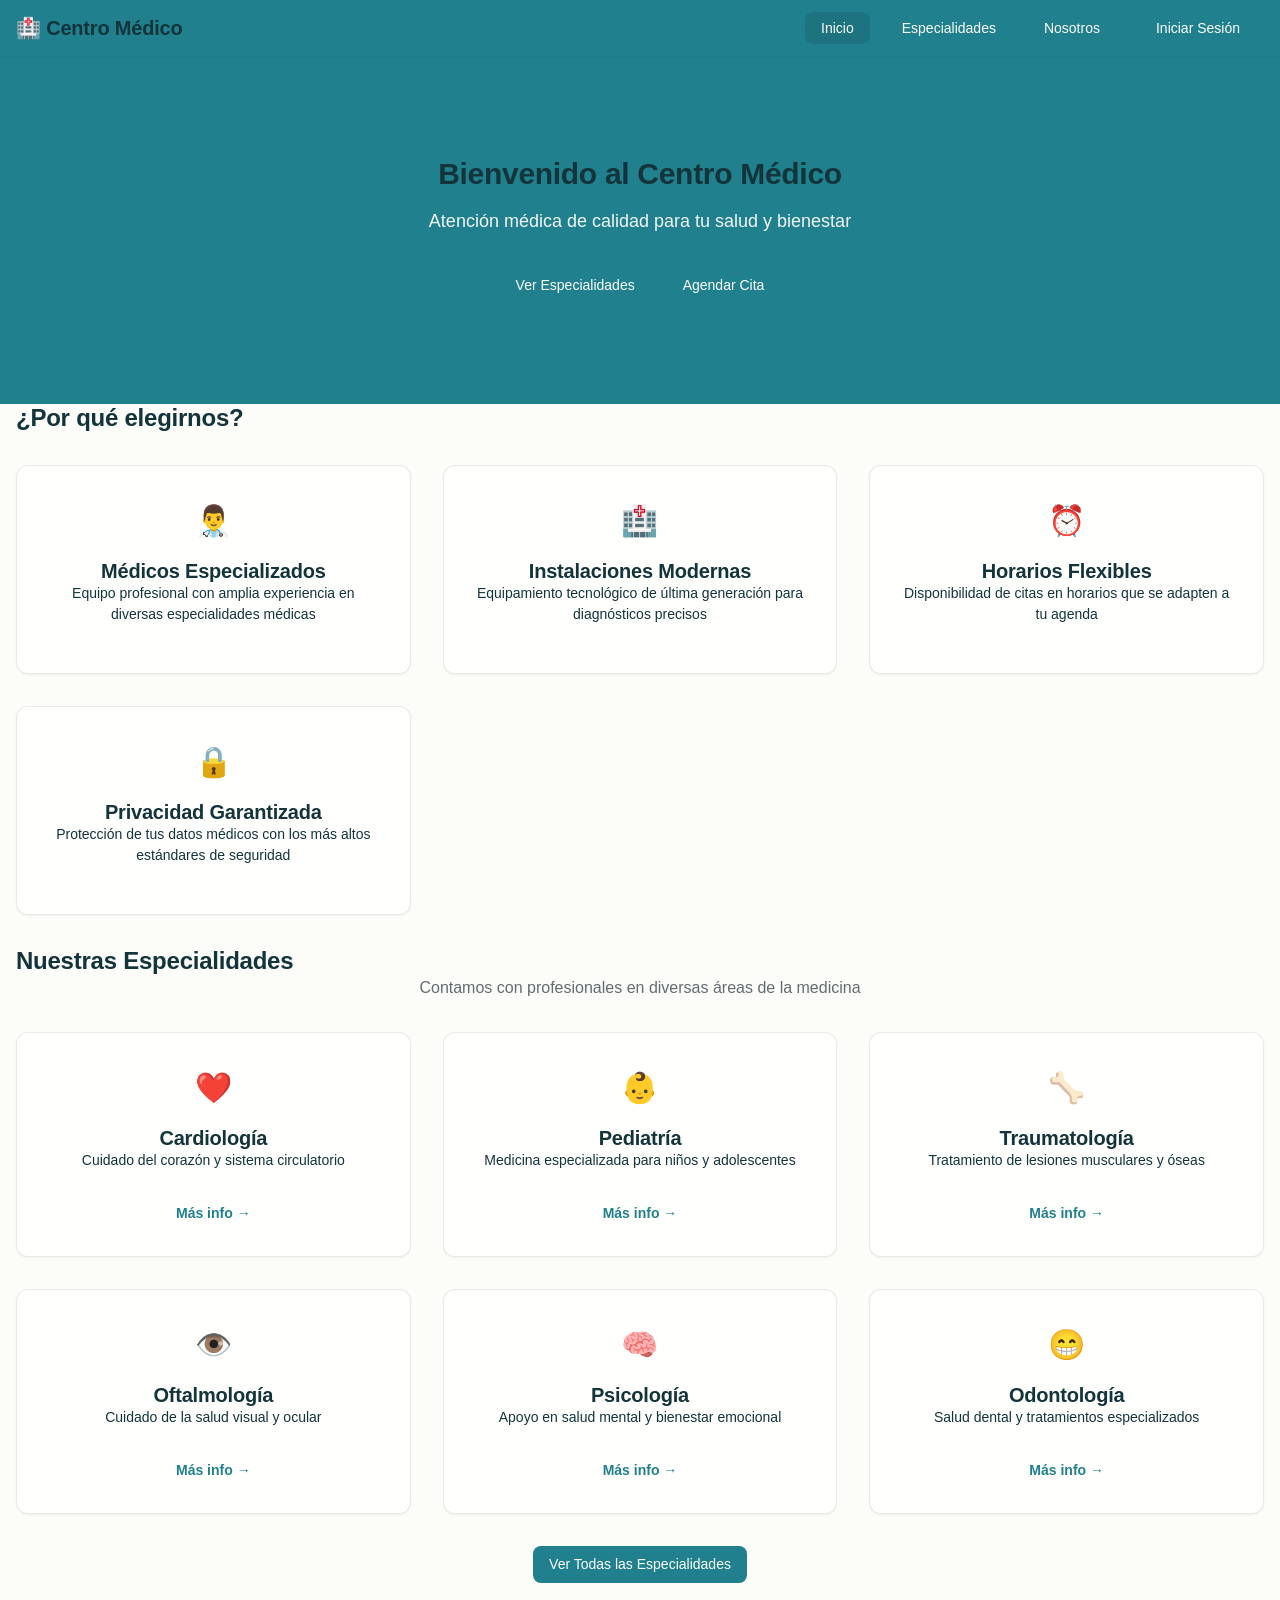
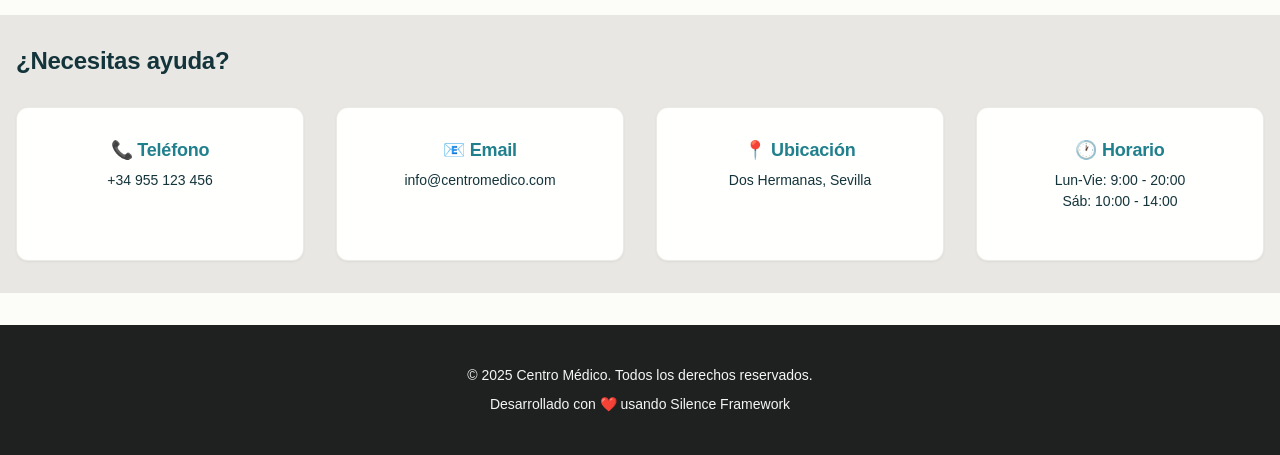
<file: web/index.html>
<!DOCTYPE html>
<html lang="es">
<head>
    <meta charset="UTF-8">
    <meta name="viewport" content="width=device-width, initial-scale=1.0">
    <title>Centro Médico - Inicio</title>
    <link rel="stylesheet" href="css/estilos.css">
    <link rel="stylesheet" href="css/responsive.css">
</head>
<body>
    <!-- NAVEGACIÓN -->
    <nav class="navbar">
        <div class="container navbar-content">
            <div class="logo">
                <h1>🏥 Centro Médico</h1>
            </div>
            <ul class="nav-menu">
                <li><a href="index.html" class="active">Inicio</a></li>
                <li><a href="especialidades.html">Especialidades</a></li>
                <li><a href="nosotros.html">Nosotros</a></li>
                <li><a href="login.html" class="btn-login">Iniciar Sesión</a></li>
            </ul>
        </div>
    </nav>

    <!-- HERO SECTION -->
    <section class="hero">
        <div class="hero-content">
            <h2>Bienvenido al Centro Médico</h2>
            <p>Atención médica de calidad para tu salud y bienestar</p>
            <div class="hero-buttons">
                <a href="#especialidades" class="btn btn-primary">Ver Especialidades</a>
                <a href="login.html" class="btn btn-secondary">Agendar Cita</a>
            </div>
        </div>
    </section>

    <!-- INFORMACIÓN GENERAL -->
    <section class="info-section container">
        <h2>¿Por qué elegirnos?</h2>
        <div class="info-grid">
            <div class="info-card">
                <div class="icon">👨‍⚕️</div>
                <h3>Médicos Especializados</h3>
                <p>Equipo profesional con amplia experiencia en diversas especialidades médicas</p>
            </div>
            <div class="info-card">
                <div class="icon">🏥</div>
                <h3>Instalaciones Modernas</h3>
                <p>Equipamiento tecnológico de última generación para diagnósticos precisos</p>
            </div>
            <div class="info-card">
                <div class="icon">⏰</div>
                <h3>Horarios Flexibles</h3>
                <p>Disponibilidad de citas en horarios que se adapten a tu agenda</p>
            </div>
            <div class="info-card">
                <div class="icon">🔒</div>
                <h3>Privacidad Garantizada</h3>
                <p>Protección de tus datos médicos con los más altos estándares de seguridad</p>
            </div>
        </div>
    </section>

    <!-- ESPECIALIDADES DESTACADAS -->
    <section id="especialidades" class="especialidades-section container">
        <h2>Nuestras Especialidades</h2>
        <p class="section-subtitle">Contamos con profesionales en diversas áreas de la medicina</p>
        <div class="especialidades-grid">
            <div class="especialidad-card">
                <div class="card-icon">❤️</div>
                <h3>Cardiología</h3>
                <p>Cuidado del corazón y sistema circulatorio</p>
                <a href="especialidades.html#cardiologia" class="card-link">Más info →</a>
            </div>
            <div class="especialidad-card">
                <div class="card-icon">👶</div>
                <h3>Pediatría</h3>
                <p>Medicina especializada para niños y adolescentes</p>
                <a href="especialidades.html#pediatria" class="card-link">Más info →</a>
            </div>
            <div class="especialidad-card">
                <div class="card-icon">🦴</div>
                <h3>Traumatología</h3>
                <p>Tratamiento de lesiones musculares y óseas</p>
                <a href="especialidades.html#traumatologia" class="card-link">Más info →</a>
            </div>
            <div class="especialidad-card">
                <div class="card-icon">👁️</div>
                <h3>Oftalmología</h3>
                <p>Cuidado de la salud visual y ocular</p>
                <a href="especialidades.html#oftalmologia" class="card-link">Más info →</a>
            </div>
            <div class="especialidad-card">
                <div class="card-icon">🧠</div>
                <h3>Psicología</h3>
                <p>Apoyo en salud mental y bienestar emocional</p>
                <a href="especialidades.html#psicologia" class="card-link">Más info →</a>
            </div>
            <div class="especialidad-card">
                <div class="card-icon">😁</div>
                <h3>Odontología</h3>
                <p>Salud dental y tratamientos especializados</p>
                <a href="especialidades.html#odontologia" class="card-link">Más info →</a>
            </div>
        </div>
        <div class="center">
            <a href="especialidades.html" class="btn btn-primary">Ver Todas las Especialidades</a>
        </div>
    </section>

    <!-- CONTACTO RÁPIDO -->
    <section class="contact-section">
        <div class="container">
            <h2>¿Necesitas ayuda?</h2>
            <div class="contact-info">
                <div class="contact-item">
                    <h3>📞 Teléfono</h3>
                    <p>+34 955 123 456</p>
                </div>
                <div class="contact-item">
                    <h3>📧 Email</h3>
                    <p>info@centromedico.com</p>
                </div>
                <div class="contact-item">
                    <h3>📍 Ubicación</h3>
                    <p>Dos Hermanas, Sevilla</p>
                </div>
                <div class="contact-item">
                    <h3>🕐 Horario</h3>
                    <p>Lun-Vie: 9:00 - 20:00<br>Sáb: 10:00 - 14:00</p>
                </div>
            </div>
        </div>
    </section>

    <!-- FOOTER -->
    <footer class="footer">
        <div class="container">
            <p>&copy; 2025 Centro Médico. Todos los derechos reservados.</p>
            <p>Desarrollado con ❤️ usando Silence Framework</p>
        </div>
    </footer>

    <script src="js/main.js"></script>
</body>
</html>
</file>
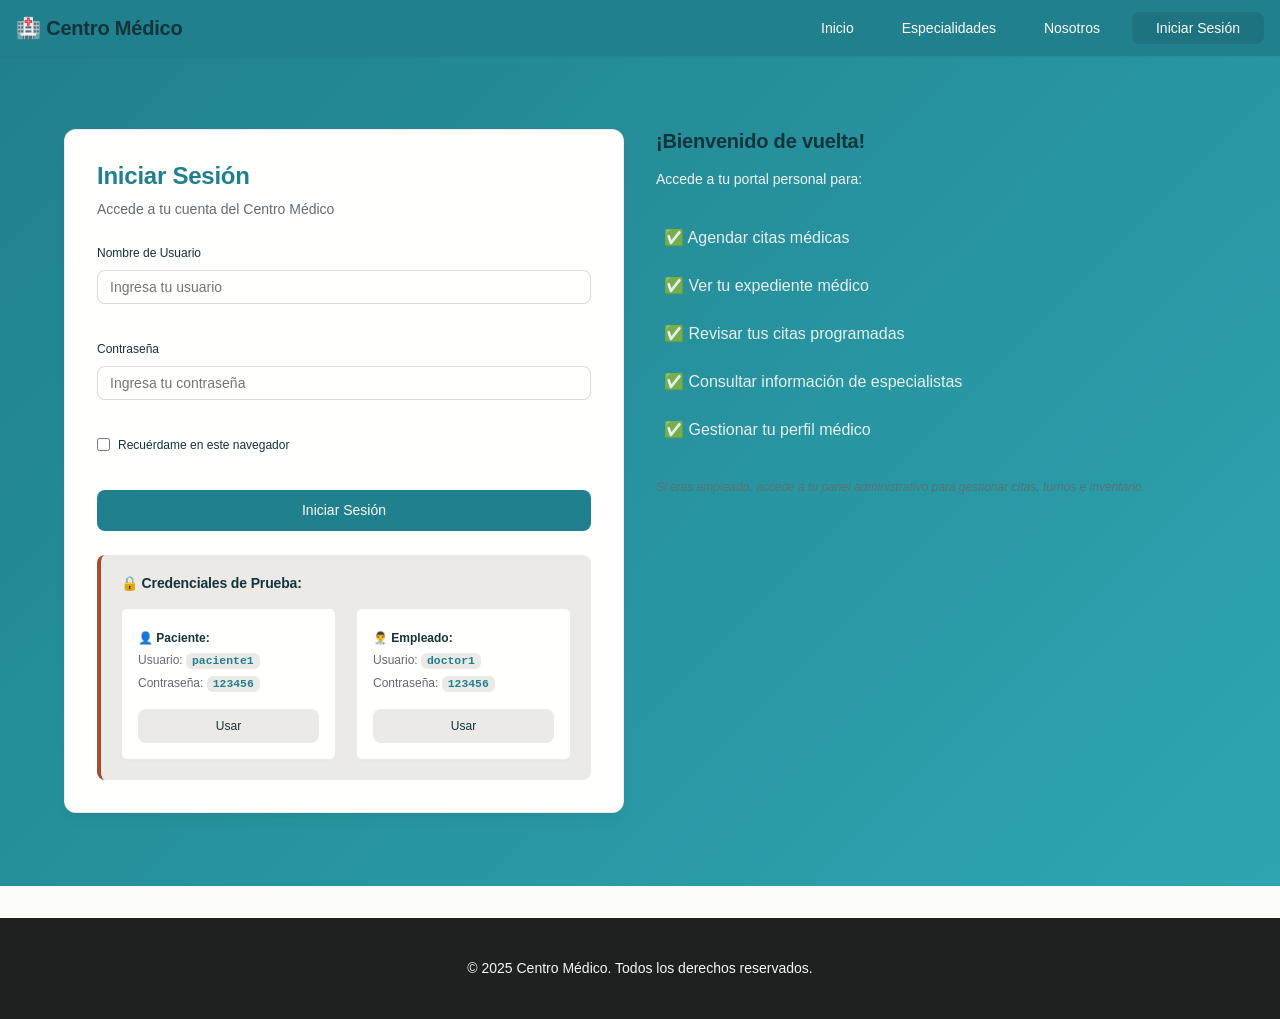
<file: web/login.html>
<!DOCTYPE html>
<html lang="es">
<head>
    <meta charset="UTF-8">
    <meta name="viewport" content="width=device-width, initial-scale=1.0">
    <title>Iniciar Sesión - Centro Médico</title>
    <link rel="stylesheet" href="css/estilos.css">
    <link rel="stylesheet" href="css/login.css">
    <link rel="stylesheet" href="css/responsive.css">
</head>
<body>
    <!-- NAVEGACIÓN -->
    <nav class="navbar">
        <div class="container navbar-content">
            <div class="logo">
                <h1>🏥 Centro Médico</h1>
            </div>
            <ul class="nav-menu">
                <li><a href="index.html">Inicio</a></li>
                <li><a href="especialidades.html">Especialidades</a></li>
                <li><a href="nosotros.html">Nosotros</a></li>
                <li><a href="login.html" class="active btn-login">Iniciar Sesión</a></li>
            </ul>
        </div>
    </nav>

    <!-- LOGIN CONTAINER -->
    <section class="login-section">
        <div class="login-container">
            <div class="login-form-wrapper">
                <h2>Iniciar Sesión</h2>
                <p>Accede a tu cuenta del Centro Médico</p>

                <!-- ALERTAS -->
                <div id="alertaError" class="alert alert-error" style="display: none;"></div>
                <div id="alertaExito" class="alert alert-success" style="display: none;"></div>

                <!-- FORMULARIO LOGIN -->
                <form id="loginForm" class="login-form">
                    <div class="form-group">
                        <label for="nombre_usuario">Nombre de Usuario</label>
                        <input 
                            type="text" 
                            id="nombre_usuario" 
                            name="nombre_usuario" 
                            required
                            placeholder="Ingresa tu usuario"
                            autocomplete="username"
                        >
                    </div>

                    <div class="form-group">
                        <label for="contrasena">Contraseña</label>
                        <input 
                            type="password" 
                            id="contrasena" 
                            name="contrasena" 
                            required
                            placeholder="Ingresa tu contraseña"
                            autocomplete="current-password"
                        >
                    </div>

                    <div class="form-group checkbox">
                        <input type="checkbox" id="recordar" name="recordar">
                        <label for="recordar">Recuérdame en este navegador</label>
                    </div>

                    <button type="submit" class="btn btn-primary btn-block">Iniciar Sesión</button>
                </form>

                <!-- CREDENCIALES DE PRUEBA -->
                <div class="demo-credentials">
                    <h4>🔒 Credenciales de Prueba:</h4>
                    <div class="credentials-grid">
                        <div class="credential-item">
                            <p><strong>👤 Paciente:</strong></p>
                            <p>Usuario: <code>paciente1</code></p>
                            <p>Contraseña: <code>123456</code></p>
                            <button type="button" class="btn btn-secondary btn-sm" onclick="usarCredencialesPaciente()">Usar</button>
                        </div>
                        <div class="credential-item">
                            <p><strong>👨‍⚕️ Empleado:</strong></p>
                            <p>Usuario: <code>doctor1</code></p>
                            <p>Contraseña: <code>123456</code></p>
                            <button type="button" class="btn btn-secondary btn-sm" onclick="usarCredencialesEmpleado()">Usar</button>
                        </div>
                    </div>
                </div>
            </div>

            <!-- INFORMACIÓN LADO DERECHO -->
            <div class="login-info">
                <h3>¡Bienvenido de vuelta!</h3>
                <p>Accede a tu portal personal para:</p>
                <ul class="info-list">
                    <li>✅ Agendar citas médicas</li>
                    <li>✅ Ver tu expediente médico</li>
                    <li>✅ Revisar tus citas programadas</li>
                    <li>✅ Consultar información de especialistas</li>
                    <li>✅ Gestionar tu perfil médico</li>
                </ul>
                <p class="small-text">Si eres empleado, accede a tu panel administrativo para gestionar citas, turnos e inventario.</p>
            </div>
        </div>
    </section>

    <!-- FOOTER -->
    <footer class="footer">
        <div class="container">
            <p>&copy; 2025 Centro Médico. Todos los derechos reservados.</p>
        </div>
    </footer>

    <!-- Scripts -->
    <script src="js/mock-backend.js"></script>
    <script src="js/login.js"></script>
</body>
</html>
</file>
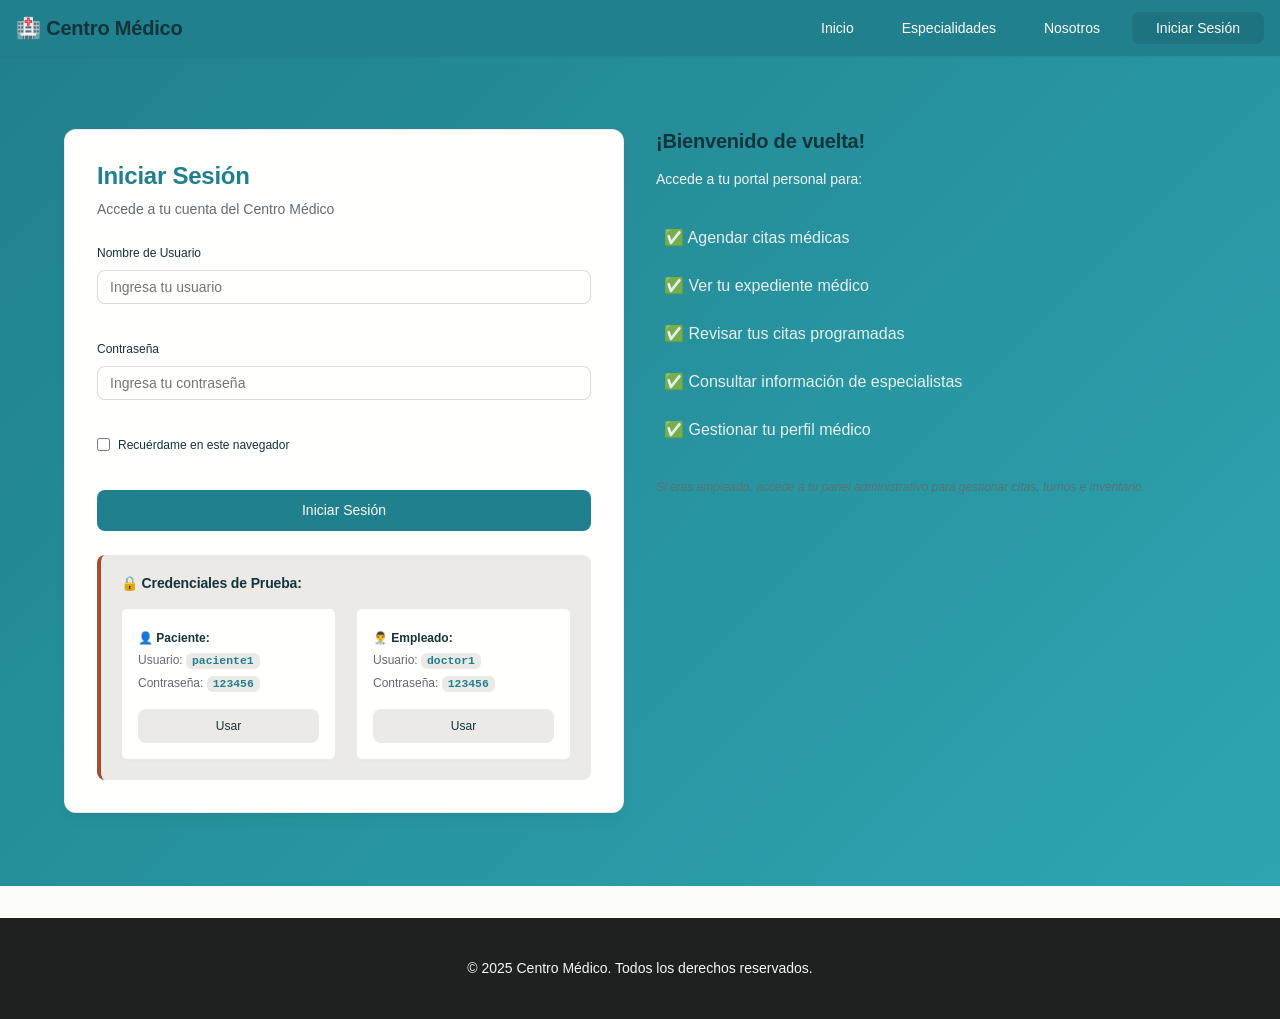
<file: web/paciente/mis-citas.html>
<!DOCTYPE html>
<html lang="es">
<head>
    <meta charset="UTF-8">
    <meta name="viewport" content="width=device-width, initial-scale=1.0">
    <title>Mis Citas - Centro Médico</title>
    <link rel="stylesheet" href="../css/estilos.css">
    <link rel="stylesheet" href="../css/dashboard.css">
    <link rel="stylesheet" href="../css/responsive.css">
</head>
<body>
    <!-- NAVEGACIÓN -->
    <nav class="navbar">
        <div class="container navbar-content">
            <div class="logo">
                <h1>🏥 Centro Médico</h1>
            </div>
            <ul class="nav-menu">
                <li><a href="dashboard.html">Dashboard</a></li>
                <li><a href="mis-citas.html" class="active">Mis Citas</a></li>
                <li><a href="perfil.html">Mi Perfil</a></li>
                <li><a href="#" onclick="cerrarSesion()" class="btn-logout">Cerrar Sesión</a></li>
            </ul>
        </div>
    </nav>

    <!-- MAIN CONTENT -->
    <main class="container dashboard-container">
        <section class="dashboard-header">
            <h1>Mis Citas 📋</h1>
            <p>Historial completo de tus citas médicas</p>
            <a href="pedir-cita.html" class="btn btn-primary">Agendar Nueva Cita</a>
        </section>

        <!-- TABLA DE CITAS -->
        <section class="card">
            <div class="card__header">
                <h3>Tus Citas Programadas</h3>
            </div>
            <div class="card__body">
                <table class="citas-table">
                    <thead>
                        <tr>
                            <th>Fecha</th>
                            <th>Hora</th>
                            <th>Especialidad</th>
                            <th>Médico</th>
                            <th>Estado</th>
                            <th>Acciones</th>
                        </tr>
                    </thead>
                    <tbody id="citasTableBody">
                        <tr>
                            <td>10/01/2026</td>
                            <td>10:00 AM</td>
                            <td>Cardiología</td>
                            <td>Dr. Carlos López</td>
                            <td><span class="badge badge-success">Programada</span></td>
                            <td>
                                <button class="btn btn-sm btn-warning">Reprogramar</button>
                                <button class="btn btn-sm btn-danger">Cancelar</button>
                            </td>
                        </tr>
                        <tr>
                            <td>05/01/2026</td>
                            <td>2:30 PM</td>
                            <td>Neurología</td>
                            <td>Dra. María Rodríguez</td>
                            <td><span class="badge badge-primary">Completada</span></td>
                            <td>
                                <button class="btn btn-sm btn-info">Ver Resultado</button>
                            </td>
                        </tr>
                        <tr>
                            <td>15/12/2025</td>
                            <td>9:00 AM</td>
                            <td>Pediatría</td>
                            <td>Dr. Juan García</td>
                            <td><span class="badge badge-primary">Completada</span></td>
                            <td>
                                <button class="btn btn-sm btn-info">Ver Resultado</button>
                            </td>
                        </tr>
                    </tbody>
                </table>
            </div>
        </section>
    </main>

    <!-- FOOTER -->
    <footer class="footer">
        <div class="container">
            <p>&copy; 2025 Centro Médico. Todos los derechos reservados.</p>
        </div>
    </footer>

    <script src="../js/mock-backend.js"></script>
    <script src="../js/mis-citas.js"></script>
</body>
</html>
</file>
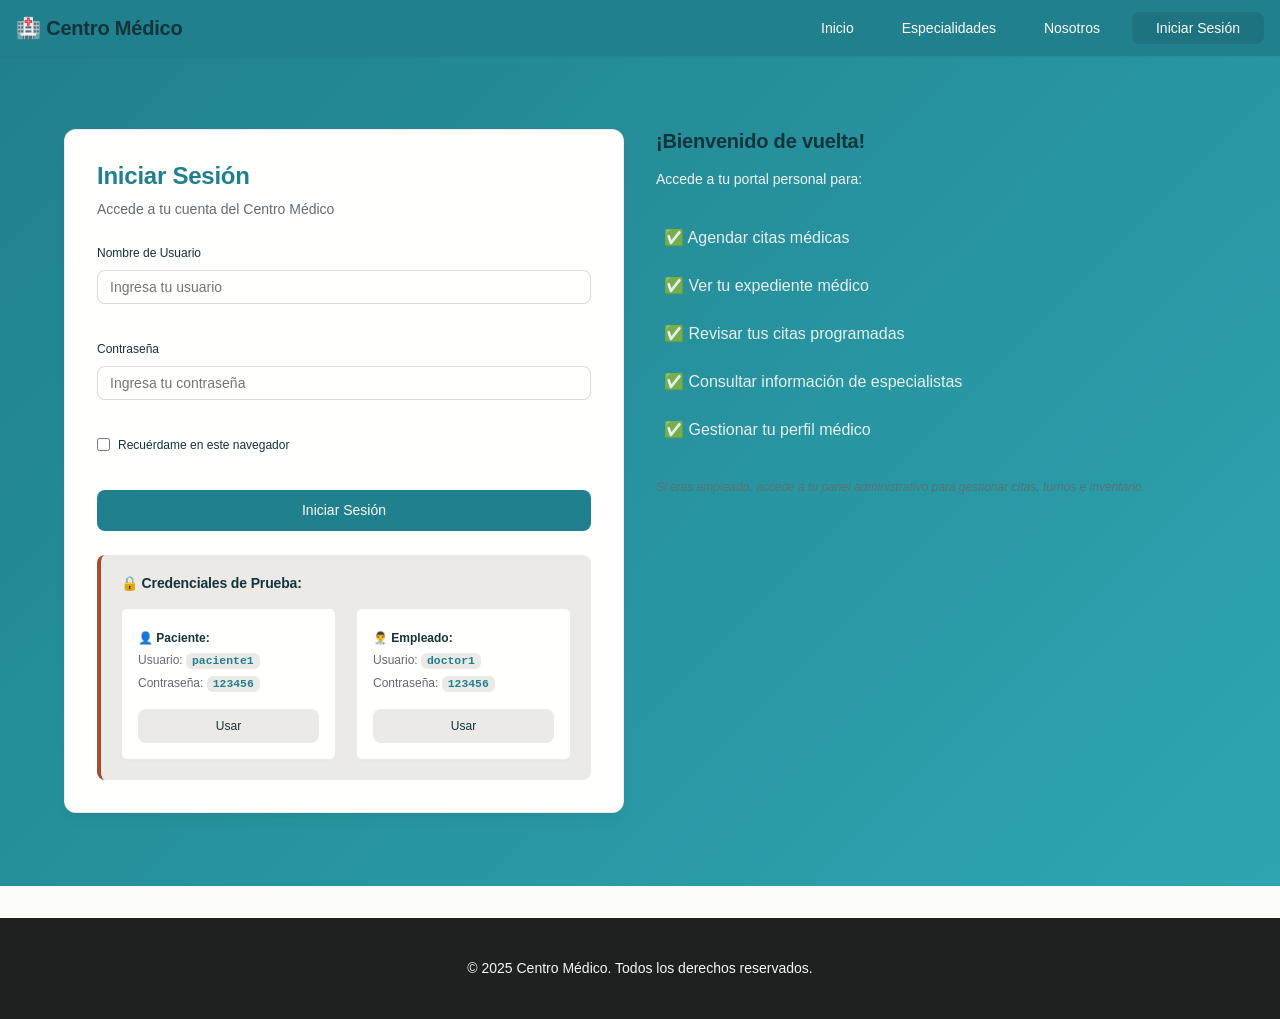
<file: web/paciente/pedir-cita.html>
<!DOCTYPE html>
<html lang="es">
<head>
    <meta charset="UTF-8">
    <meta name="viewport" content="width=device-width, initial-scale=1.0">
    <title>Agendar Cita - Centro Médico</title>
    <link rel="stylesheet" href="../css/estilos.css">
    <link rel="stylesheet" href="../css/dashboard.css">
    <link rel="stylesheet" href="../css/dashboard-styles.css">
    <link rel="stylesheet" href="../css/responsive.css">
</head>
<body>
    <!-- NAVEGACIÓN -->
    <nav class="navbar">
        <div class="container navbar-content">
            <div class="logo">
                <h1>🏥 Centro Médico</h1>
            </div>
            <ul class="nav-menu">
                <li><a href="dashboard.html">Dashboard</a></li>
                <li><a href="mis-citas.html">Mis Citas</a></li>
                <li><a href="perfil.html">Mi Perfil</a></li>
                <li><a href="#" onclick="cerrarSesion()" class="btn-logout">Cerrar Sesión</a></li>
            </ul>
        </div>
    </nav>

    <!-- MAIN CONTENT -->
    <main class="container dashboard-container">
        <section class="dashboard-header">
            <h1>Agendar Nueva Cita 📅</h1>
            <p>Selecciona especialidad, médico y fecha</p>
        </section>

        <!-- FORMULARIO DE CITA -->
        <section class="card">
            <div class="card__header">
                <h3>Formulario de Cita</h3>
            </div>
            <div class="card__body">
                <form id="citaForm" class="form-grid">
                    <!-- ESPECIALIDAD -->
                    <div class="form-group">
                        <label for="especialidad">Especialidad *</label>
                        <select id="especialidad" name="especialidad" required onchange="cargarMedicos()">
                            <option value="">-- Selecciona una especialidad --</option>
                        </select>
                        <small id="especialidadError" style="color: #dc3545; display: none;">Cargando especialidades...</small>
                    </div>

                    <!-- MÉDICO -->
                    <div class="form-group">
                        <label for="medico">Médico *</label>
                        <select id="medico" name="medico" required>
                            <option value="">-- Selecciona un médico --</option>
                        </select>
                        <small id="medicoError" style="color: #dc3545; display: none;">Selecciona una especialidad primero</small>
                    </div>

                    <!-- FECHA -->
                    <div class="form-group">
                        <label for="fecha">Fecha de la Cita *</label>
                        <input type="date" id="fecha" name="fecha" required>
                        <small id="fechaError" style="color: #666; font-size: 0.85rem;">
                            Selecciona una fecha disponible
                        </small>
                    </div>

                    <!-- HORA -->
                    <div class="form-group">
                        <label for="hora">Hora de la Cita *</label>
                        <select id="hora" name="hora" required>
                            <option value="">-- Selecciona una hora --</option>
                            <option value="09:00">09:00 AM</option>
                            <option value="09:30">09:30 AM</option>
                            <option value="10:00">10:00 AM</option>
                            <option value="10:30">10:30 AM</option>
                            <option value="11:00">11:00 AM</option>
                            <option value="11:30">11:30 AM</option>
                            <option value="14:00">02:00 PM</option>
                            <option value="14:30">02:30 PM</option>
                            <option value="15:00">03:00 PM</option>
                            <option value="15:30">03:30 PM</option>
                            <option value="16:00">04:00 PM</option>
                            <option value="16:30">04:30 PM</option>
                            <option value="17:00">05:00 PM</option>
                        </select>
                    </div>

                    <!-- MOTIVO -->
                    <div class="form-group" style="grid-column: 1 / -1;">
                        <label for="motivo">Motivo de la Cita</label>
                        <textarea id="motivo" name="motivo" rows="4" placeholder="Describe tu motivo de consulta..."></textarea>
                    </div>

                    <!-- BOTONES -->
                    <div class="form-actions" style="grid-column: 1 / -1; margin-top: 20px;">
                        <button type="submit" class="btn btn-primary">Agendar Cita</button>
                        <button type="reset" class="btn btn-secondary">Limpiar</button>
                        <a href="dashboard.html" class="btn btn-secondary" style="text-decoration: none; text-align: center;">Cancelar</a>
                    </div>
                </form>
            </div>
        </section>

        <!-- INFORMACIÓN ÚTIL -->
        <section class="card" style="margin-top: 2rem;">
            <div class="card__header">
                <h3>ℹ️ Información Importante</h3>
            </div>
            <div class="card__body">
                <ul style="padding-left: 1.5rem;">
                    <li>Asegúrate de llegar 10 minutos antes de tu cita</li>
                    <li>Trae tu cédula de identidad</li>
                    <li>Si necesitas cancelar, hazlo con 24 horas de anticipación</li>
                    <li>Recibirás un recordatorio por correo electrónico</li>
                </ul>
            </div>
        </section>
    </main>

    <!-- FOOTER -->
    <footer class="footer">
        <div class="container">
            <p>&copy; 2025 Centro Médico. Todos los derechos reservados.</p>
        </div>
    </footer>

    <script src="../js/mock-backend.js"></script>
    <script src="../js/pedir-cita.js"></script>
</body>
</html>
</file>
<file: web/css/estilos.css>
:root {
  /* Primitive Color Tokens */
  --color-white: rgba(255, 255, 255, 1);
  --color-black: rgba(0, 0, 0, 1);
  --color-cream-50: rgba(252, 252, 249, 1);
  --color-cream-100: rgba(255, 255, 253, 1);
  --color-gray-200: rgba(245, 245, 245, 1);
  --color-gray-300: rgba(167, 169, 169, 1);
  --color-gray-400: rgba(119, 124, 124, 1);
  --color-slate-500: rgba(98, 108, 113, 1);
  --color-brown-600: rgba(94, 82, 64, 1);
  --color-charcoal-700: rgba(31, 33, 33, 1);
  --color-charcoal-800: rgba(38, 40, 40, 1);
  --color-slate-900: rgba(19, 52, 59, 1);
  --color-teal-300: rgba(50, 184, 198, 1);
  --color-teal-400: rgba(45, 166, 178, 1);
  --color-teal-500: rgba(33, 128, 141, 1);
  --color-teal-600: rgba(29, 116, 128, 1);
  --color-teal-700: rgba(26, 104, 115, 1);
  --color-teal-800: rgba(41, 150, 161, 1);
  --color-red-400: rgba(255, 84, 89, 1);
  --color-red-500: rgba(192, 21, 47, 1);
  --color-orange-400: rgba(230, 129, 97, 1);
  --color-orange-500: rgba(168, 75, 47, 1);

  /* RGB versions for opacity control */
  --color-brown-600-rgb: 94, 82, 64;
  --color-teal-500-rgb: 33, 128, 141;
  --color-slate-900-rgb: 19, 52, 59;
  --color-slate-500-rgb: 98, 108, 113;
  --color-red-500-rgb: 192, 21, 47;
  --color-red-400-rgb: 255, 84, 89;
  --color-orange-500-rgb: 168, 75, 47;
  --color-orange-400-rgb: 230, 129, 97;

  /* Background color tokens (Light Mode) */
  --color-bg-1: rgba(59, 130, 246, 0.08); /* Light blue */
  --color-bg-2: rgba(245, 158, 11, 0.08); /* Light yellow */
  --color-bg-3: rgba(34, 197, 94, 0.08); /* Light green */
  --color-bg-4: rgba(239, 68, 68, 0.08); /* Light red */
  --color-bg-5: rgba(147, 51, 234, 0.08); /* Light purple */
  --color-bg-6: rgba(249, 115, 22, 0.08); /* Light orange */
  --color-bg-7: rgba(236, 72, 153, 0.08); /* Light pink */
  --color-bg-8: rgba(6, 182, 212, 0.08); /* Light cyan */

  /* Semantic Color Tokens (Light Mode) */
  --color-background: var(--color-cream-50);
  --color-surface: var(--color-cream-100);
  --color-text: var(--color-slate-900);
  --color-text-secondary: var(--color-slate-500);
  --color-primary: var(--color-teal-500);
  --color-primary-hover: var(--color-teal-600);
  --color-primary-active: var(--color-teal-700);
  --color-secondary: rgba(var(--color-brown-600-rgb), 0.12);
  --color-secondary-hover: rgba(var(--color-brown-600-rgb), 0.2);
  --color-secondary-active: rgba(var(--color-brown-600-rgb), 0.25);
  --color-border: rgba(var(--color-brown-600-rgb), 0.2);
  --color-btn-primary-text: var(--color-cream-50);
  --color-card-border: rgba(var(--color-brown-600-rgb), 0.12);
  --color-card-border-inner: rgba(var(--color-brown-600-rgb), 0.12);
  --color-error: var(--color-red-500);
  --color-success: var(--color-teal-500);
  --color-warning: var(--color-orange-500);
  --color-info: var(--color-slate-500);
  --color-focus-ring: rgba(var(--color-teal-500-rgb), 0.4);
  --color-select-caret: rgba(var(--color-slate-900-rgb), 0.8);

  /* Common style patterns */
  --focus-ring: 0 0 0 3px var(--color-focus-ring);
  --focus-outline: 2px solid var(--color-primary);
  --status-bg-opacity: 0.15;
  --status-border-opacity: 0.25;
  --select-caret-light: url("data:image/svg+xml,%3Csvg xmlns='http://www.w3.org/2000/svg' width='16' height='16' viewBox='0 0 24 24' fill='none' stroke='%23134252' stroke-width='2' stroke-linecap='round' stroke-linejoin='round'%3E%3Cpolyline points='6 9 12 15 18 9'%3E%3C/polyline%3E%3C/svg%3E");
  --select-caret-dark: url("data:image/svg+xml,%3Csvg xmlns='http://www.w3.org/2000/svg' width='16' height='16' viewBox='0 0 24 24' fill='none' stroke='%23f5f5f5' stroke-width='2' stroke-linecap='round' stroke-linejoin='round'%3E%3Cpolyline points='6 9 12 15 18 9'%3E%3C/polyline%3E%3C/svg%3E");

  /* RGB versions for opacity control */
  --color-success-rgb: 33, 128, 141;
  --color-error-rgb: 192, 21, 47;
  --color-warning-rgb: 168, 75, 47;
  --color-info-rgb: 98, 108, 113;

  /* Typography */
  --font-family-base: "FKGroteskNeue", "Geist", "Inter", -apple-system,
    BlinkMacSystemFont, "Segoe UI", Roboto, sans-serif;
  --font-family-mono: "Berkeley Mono", ui-monospace, SFMono-Regular, Menlo,
    Monaco, Consolas, monospace;
  --font-size-xs: 11px;
  --font-size-sm: 12px;
  --font-size-base: 14px;
  --font-size-md: 14px;
  --font-size-lg: 16px;
  --font-size-xl: 18px;
  --font-size-2xl: 20px;
  --font-size-3xl: 24px;
  --font-size-4xl: 30px;
  --font-weight-normal: 400;
  --font-weight-medium: 500;
  --font-weight-semibold: 550;
  --font-weight-bold: 600;
  --line-height-tight: 1.2;
  --line-height-normal: 1.5;
  --letter-spacing-tight: -0.01em;

  /* Spacing */
  --space-0: 0;
  --space-1: 1px;
  --space-2: 2px;
  --space-4: 4px;
  --space-6: 6px;
  --space-8: 8px;
  --space-10: 10px;
  --space-12: 12px;
  --space-16: 16px;
  --space-20: 20px;
  --space-24: 24px;
  --space-32: 32px;

  /* Border Radius */
  --radius-sm: 6px;
  --radius-base: 8px;
  --radius-md: 10px;
  --radius-lg: 12px;
  --radius-full: 9999px;

  /* Shadows */
  --shadow-xs: 0 1px 2px rgba(0, 0, 0, 0.02);
  --shadow-sm: 0 1px 3px rgba(0, 0, 0, 0.04), 0 1px 2px rgba(0, 0, 0, 0.02);
  --shadow-md: 0 4px 6px -1px rgba(0, 0, 0, 0.04),
    0 2px 4px -1px rgba(0, 0, 0, 0.02);
  --shadow-lg: 0 10px 15px -3px rgba(0, 0, 0, 0.04),
    0 4px 6px -2px rgba(0, 0, 0, 0.02);
  --shadow-inset-sm: inset 0 1px 0 rgba(255, 255, 255, 0.15),
    inset 0 -1px 0 rgba(0, 0, 0, 0.03);

  /* Animation */
  --duration-fast: 150ms;
  --duration-normal: 250ms;
  --ease-standard: cubic-bezier(0.16, 1, 0.3, 1);

  /* Layout */
  --container-sm: 640px;
  --container-md: 768px;
  --container-lg: 1024px;
  --container-xl: 1280px;
}

/* Dark mode colors */
@media (prefers-color-scheme: dark) {
  :root {
    /* RGB versions for opacity control (Dark Mode) */
    --color-gray-400-rgb: 119, 124, 124;
    --color-teal-300-rgb: 50, 184, 198;
    --color-gray-300-rgb: 167, 169, 169;
    --color-gray-200-rgb: 245, 245, 245;

    /* Background color tokens (Dark Mode) */
    --color-bg-1: rgba(29, 78, 216, 0.15); /* Dark blue */
    --color-bg-2: rgba(180, 83, 9, 0.15); /* Dark yellow */
    --color-bg-3: rgba(21, 128, 61, 0.15); /* Dark green */
    --color-bg-4: rgba(185, 28, 28, 0.15); /* Dark red */
    --color-bg-5: rgba(107, 33, 168, 0.15); /* Dark purple */
    --color-bg-6: rgba(194, 65, 12, 0.15); /* Dark orange */
    --color-bg-7: rgba(190, 24, 93, 0.15); /* Dark pink */
    --color-bg-8: rgba(8, 145, 178, 0.15); /* Dark cyan */

    /* Semantic Color Tokens (Dark Mode) */
    --color-background: var(--color-charcoal-700);
    --color-surface: var(--color-charcoal-800);
    --color-text: var(--color-gray-200);
    --color-text-secondary: rgba(var(--color-gray-300-rgb), 0.7);
    --color-primary: var(--color-teal-300);
    --color-primary-hover: var(--color-teal-400);
    --color-primary-active: var(--color-teal-800);
    --color-secondary: rgba(var(--color-gray-400-rgb), 0.15);
    --color-secondary-hover: rgba(var(--color-gray-400-rgb), 0.25);
    --color-secondary-active: rgba(var(--color-gray-400-rgb), 0.3);
    --color-border: rgba(var(--color-gray-400-rgb), 0.3);
    --color-error: var(--color-red-400);
    --color-success: var(--color-teal-300);
    --color-warning: var(--color-orange-400);
    --color-info: var(--color-gray-300);
    --color-focus-ring: rgba(var(--color-teal-300-rgb), 0.4);
    --color-btn-primary-text: var(--color-slate-900);
    --color-card-border: rgba(var(--color-gray-400-rgb), 0.2);
    --color-card-border-inner: rgba(var(--color-gray-400-rgb), 0.15);
    --shadow-inset-sm: inset 0 1px 0 rgba(255, 255, 255, 0.1),
      inset 0 -1px 0 rgba(0, 0, 0, 0.15);
    --button-border-secondary: rgba(var(--color-gray-400-rgb), 0.2);
    --color-border-secondary: rgba(var(--color-gray-400-rgb), 0.2);
    --color-select-caret: rgba(var(--color-gray-200-rgb), 0.8);

    /* Common style patterns - updated for dark mode */
    --focus-ring: 0 0 0 3px var(--color-focus-ring);
    --focus-outline: 2px solid var(--color-primary);
    --status-bg-opacity: 0.15;
    --status-border-opacity: 0.25;
    --select-caret-light: url("data:image/svg+xml,%3Csvg xmlns='http://www.w3.org/2000/svg' width='16' height='16' viewBox='0 0 24 24' fill='none' stroke='%23134252' stroke-width='2' stroke-linecap='round' stroke-linejoin='round'%3E%3Cpolyline points='6 9 12 15 18 9'%3E%3C/polyline%3E%3C/svg%3E");
    --select-caret-dark: url("data:image/svg+xml,%3Csvg xmlns='http://www.w3.org/2000/svg' width='16' height='16' viewBox='0 0 24 24' fill='none' stroke='%23f5f5f5' stroke-width='2' stroke-linecap='round' stroke-linejoin='round'%3E%3Cpolyline points='6 9 12 15 18 9'%3E%3C/polyline%3E%3C/svg%3E");

    /* RGB versions for dark mode */
    --color-success-rgb: var(--color-teal-300-rgb);
    --color-error-rgb: var(--color-red-400-rgb);
    --color-warning-rgb: var(--color-orange-400-rgb);
    --color-info-rgb: var(--color-gray-300-rgb);
  }
}

/* Data attribute for manual theme switching */
[data-color-scheme="dark"] {
  /* RGB versions for opacity control (dark mode) */
  --color-gray-400-rgb: 119, 124, 124;
  --color-teal-300-rgb: 50, 184, 198;
  --color-gray-300-rgb: 167, 169, 169;
  --color-gray-200-rgb: 245, 245, 245;

  /* Colorful background palette - Dark Mode */
  --color-bg-1: rgba(29, 78, 216, 0.15); /* Dark blue */
  --color-bg-2: rgba(180, 83, 9, 0.15); /* Dark yellow */
  --color-bg-3: rgba(21, 128, 61, 0.15); /* Dark green */
  --color-bg-4: rgba(185, 28, 28, 0.15); /* Dark red */
  --color-bg-5: rgba(107, 33, 168, 0.15); /* Dark purple */
  --color-bg-6: rgba(194, 65, 12, 0.15); /* Dark orange */
  --color-bg-7: rgba(190, 24, 93, 0.15); /* Dark pink */
  --color-bg-8: rgba(8, 145, 178, 0.15); /* Dark cyan */

  /* Semantic Color Tokens (Dark Mode) */
  --color-background: var(--color-charcoal-700);
  --color-surface: var(--color-charcoal-800);
  --color-text: var(--color-gray-200);
  --color-text-secondary: rgba(var(--color-gray-300-rgb), 0.7);
  --color-primary: var(--color-teal-300);
  --color-primary-hover: var(--color-teal-400);
  --color-primary-active: var(--color-teal-800);
  --color-secondary: rgba(var(--color-gray-400-rgb), 0.15);
  --color-secondary-hover: rgba(var(--color-gray-400-rgb), 0.25);
  --color-secondary-active: rgba(var(--color-gray-400-rgb), 0.3);
  --color-border: rgba(var(--color-gray-400-rgb), 0.3);
  --color-error: var(--color-red-400);
  --color-success: var(--color-teal-300);
  --color-warning: var(--color-orange-400);
  --color-info: var(--color-gray-300);
  --color-focus-ring: rgba(var(--color-teal-300-rgb), 0.4);
  --color-btn-primary-text: var(--color-slate-900);
  --color-card-border: rgba(var(--color-gray-400-rgb), 0.15);
  --color-card-border-inner: rgba(var(--color-gray-400-rgb), 0.15);
  --shadow-inset-sm: inset 0 1px 0 rgba(255, 255, 255, 0.1),
    inset 0 -1px 0 rgba(0, 0, 0, 0.15);
  --color-border-secondary: rgba(var(--color-gray-400-rgb), 0.2);
  --color-select-caret: rgba(var(--color-gray-200-rgb), 0.8);

  /* Common style patterns - updated for dark mode */
  --focus-ring: 0 0 0 3px var(--color-focus-ring);
  --focus-outline: 2px solid var(--color-primary);
  --status-bg-opacity: 0.15;
  --status-border-opacity: 0.25;
  --select-caret-light: url("data:image/svg+xml,%3Csvg xmlns='http://www.w3.org/2000/svg' width='16' height='16' viewBox='0 0 24 24' fill='none' stroke='%23134252' stroke-width='2' stroke-linecap='round' stroke-linejoin='round'%3E%3Cpolyline points='6 9 12 15 18 9'%3E%3C/polyline%3E%3C/svg%3E");
  --select-caret-dark: url("data:image/svg+xml,%3Csvg xmlns='http://www.w3.org/2000/svg' width='16' height='16' viewBox='0 0 24 24' fill='none' stroke='%23f5f5f5' stroke-width='2' stroke-linecap='round' stroke-linejoin='round'%3E%3Cpolyline points='6 9 12 15 18 9'%3E%3C/polyline%3E%3C/svg%3E");

  /* RGB versions for dark mode */
  --color-success-rgb: var(--color-teal-300-rgb);
  --color-error-rgb: var(--color-red-400-rgb);
  --color-warning-rgb: var(--color-orange-400-rgb);
  --color-info-rgb: var(--color-gray-300-rgb);
}

[data-color-scheme="light"] {
  /* RGB versions for opacity control (light mode) */
  --color-brown-600-rgb: 94, 82, 64;
  --color-teal-500-rgb: 33, 128, 141;
  --color-slate-900-rgb: 19, 52, 59;

  /* Semantic Color Tokens (Light Mode) */
  --color-background: var(--color-cream-50);
  --color-surface: var(--color-cream-100);
  --color-text: var(--color-slate-900);
  --color-text-secondary: var(--color-slate-500);
  --color-primary: var(--color-teal-500);
  --color-primary-hover: var(--color-teal-600);
  --color-primary-active: var(--color-teal-700);
  --color-secondary: rgba(var(--color-brown-600-rgb), 0.12);
  --color-secondary-hover: rgba(var(--color-brown-600-rgb), 0.2);
  --color-secondary-active: rgba(var(--color-brown-600-rgb), 0.25);
  --color-border: rgba(var(--color-brown-600-rgb), 0.2);
  --color-btn-primary-text: var(--color-cream-50);
  --color-card-border: rgba(var(--color-brown-600-rgb), 0.12);
  --color-card-border-inner: rgba(var(--color-brown-600-rgb), 0.12);
  --color-error: var(--color-red-500);
  --color-success: var(--color-teal-500);
  --color-warning: var(--color-orange-500);
  --color-info: var(--color-slate-500);
  --color-focus-ring: rgba(var(--color-teal-500-rgb), 0.4);

  /* RGB versions for light mode */
  --color-success-rgb: var(--color-teal-500-rgb);
  --color-error-rgb: var(--color-red-500-rgb);
  --color-warning-rgb: var(--color-orange-500-rgb);
  --color-info-rgb: var(--color-slate-500-rgb);
}

/* Base styles */
html {
  font-size: var(--font-size-base);
  font-family: var(--font-family-base);
  line-height: var(--line-height-normal);
  color: var(--color-text);
  background-color: var(--color-background);
  -webkit-font-smoothing: antialiased;
  box-sizing: border-box;
}

body {
  margin: 0;
  padding: 0;
}

*,
*::before,
*::after {
  box-sizing: inherit;
}

/* Typography */
h1,
h2,
h3,
h4,
h5,
h6 {
  margin: 0;
  font-weight: var(--font-weight-semibold);
  line-height: var(--line-height-tight);
  color: var(--color-text);
  letter-spacing: var(--letter-spacing-tight);
}

h1 {
  font-size: var(--font-size-4xl);
}
h2 {
  font-size: var(--font-size-3xl);
}
h3 {
  font-size: var(--font-size-2xl);
}
h4 {
  font-size: var(--font-size-xl);
}
h5 {
  font-size: var(--font-size-lg);
}
h6 {
  font-size: var(--font-size-md);
}

p {
  margin: 0 0 var(--space-16) 0;
}

a {
  color: var(--color-primary);
  text-decoration: none;
  transition: color var(--duration-fast) var(--ease-standard);
}

a:hover {
  color: var(--color-primary-hover);
}

code,
pre {
  font-family: var(--font-family-mono);
  font-size: calc(var(--font-size-base) * 0.95);
  background-color: var(--color-secondary);
  border-radius: var(--radius-sm);
}

code {
  padding: var(--space-1) var(--space-4);
}

pre {
  padding: var(--space-16);
  margin: var(--space-16) 0;
  overflow: auto;
  border: 1px solid var(--color-border);
}

pre code {
  background: none;
  padding: 0;
}

/* Buttons */
.btn {
  display: inline-flex;
  align-items: center;
  justify-content: center;
  padding: var(--space-8) var(--space-16);
  border-radius: var(--radius-base);
  font-size: var(--font-size-base);
  font-weight: 500;
  line-height: 1.5;
  cursor: pointer;
  transition: all var(--duration-normal) var(--ease-standard);
  border: none;
  text-decoration: none;
  position: relative;
}

.btn:focus-visible {
  outline: none;
  box-shadow: var(--focus-ring);
}

.btn--primary {
  background: var(--color-primary);
  color: var(--color-btn-primary-text);
}

.btn--primary:hover {
  background: var(--color-primary-hover);
}

.btn--primary:active {
  background: var(--color-primary-active);
}

.btn--secondary {
  background: var(--color-secondary);
  color: var(--color-text);
}

.btn--secondary:hover {
  background: var(--color-secondary-hover);
}

.btn--secondary:active {
  background: var(--color-secondary-active);
}

.btn--outline {
  background: transparent;
  border: 1px solid var(--color-border);
  color: var(--color-text);
}

.btn--outline:hover {
  background: var(--color-secondary);
}

.btn--sm {
  padding: var(--space-4) var(--space-12);
  font-size: var(--font-size-sm);
  border-radius: var(--radius-sm);
}

.btn--lg {
  padding: var(--space-10) var(--space-20);
  font-size: var(--font-size-lg);
  border-radius: var(--radius-md);
}

.btn--full-width {
  width: 100%;
}

.btn:disabled {
  opacity: 0.5;
  cursor: not-allowed;
}

/* Form elements */
.form-control {
  display: block;
  width: 100%;
  padding: var(--space-8) var(--space-12);
  font-size: var(--font-size-md);
  line-height: 1.5;
  color: var(--color-text);
  background-color: var(--color-surface);
  border: 1px solid var(--color-border);
  border-radius: var(--radius-base);
  transition: border-color var(--duration-fast) var(--ease-standard),
    box-shadow var(--duration-fast) var(--ease-standard);
}

textarea.form-control {
  font-family: var(--font-family-base);
  font-size: var(--font-size-base);
}

select.form-control {
  padding: var(--space-8) var(--space-12);
  -webkit-appearance: none;
  -moz-appearance: none;
  appearance: none;
  background-image: var(--select-caret-light);
  background-repeat: no-repeat;
  background-position: right var(--space-12) center;
  background-size: 16px;
  padding-right: var(--space-32);
}

/* Add a dark mode specific caret */
@media (prefers-color-scheme: dark) {
  select.form-control {
    background-image: var(--select-caret-dark);
  }
}

/* Also handle data-color-scheme */
[data-color-scheme="dark"] select.form-control {
  background-image: var(--select-caret-dark);
}

[data-color-scheme="light"] select.form-control {
  background-image: var(--select-caret-light);
}

.form-control:focus {
  border-color: var(--color-primary);
  outline: var(--focus-outline);
}

.form-label {
  display: block;
  margin-bottom: var(--space-8);
  font-weight: var(--font-weight-medium);
  font-size: var(--font-size-sm);
}

.form-group {
  margin-bottom: var(--space-16);
}

/* Card component */
.card {
  background-color: var(--color-surface);
  border-radius: var(--radius-lg);
  border: 1px solid var(--color-card-border);
  box-shadow: var(--shadow-sm);
  overflow: hidden;
  transition: box-shadow var(--duration-normal) var(--ease-standard);
}

.card:hover {
  box-shadow: var(--shadow-md);
}

.card__body {
  padding: var(--space-16);
}

.card__header,
.card__footer {
  padding: var(--space-16);
  border-bottom: 1px solid var(--color-card-border-inner);
}

/* Status indicators - simplified with CSS variables */
.status {
  display: inline-flex;
  align-items: center;
  padding: var(--space-6) var(--space-12);
  border-radius: var(--radius-full);
  font-weight: var(--font-weight-medium);
  font-size: var(--font-size-sm);
}

.status--success {
  background-color: rgba(
    var(--color-success-rgb, 33, 128, 141),
    var(--status-bg-opacity)
  );
  color: var(--color-success);
  border: 1px solid
    rgba(var(--color-success-rgb, 33, 128, 141), var(--status-border-opacity));
}

.status--error {
  background-color: rgba(
    var(--color-error-rgb, 192, 21, 47),
    var(--status-bg-opacity)
  );
  color: var(--color-error);
  border: 1px solid
    rgba(var(--color-error-rgb, 192, 21, 47), var(--status-border-opacity));
}

.status--warning {
  background-color: rgba(
    var(--color-warning-rgb, 168, 75, 47),
    var(--status-bg-opacity)
  );
  color: var(--color-warning);
  border: 1px solid
    rgba(var(--color-warning-rgb, 168, 75, 47), var(--status-border-opacity));
}

.status--info {
  background-color: rgba(
    var(--color-info-rgb, 98, 108, 113),
    var(--status-bg-opacity)
  );
  color: var(--color-info);
  border: 1px solid
    rgba(var(--color-info-rgb, 98, 108, 113), var(--status-border-opacity));
}

/* Container layout */
.container {
  width: 100%;
  margin-right: auto;
  margin-left: auto;
  padding-right: var(--space-16);
  padding-left: var(--space-16);
}

@media (min-width: 640px) {
  .container {
    max-width: var(--container-sm);
  }
}
@media (min-width: 768px) {
  .container {
    max-width: var(--container-md);
  }
}
@media (min-width: 1024px) {
  .container {
    max-width: var(--container-lg);
  }
}
@media (min-width: 1280px) {
  .container {
    max-width: var(--container-xl);
  }
}

/* Utility classes */
.flex {
  display: flex;
}
.flex-col {
  flex-direction: column;
}
.items-center {
  align-items: center;
}
.justify-center {
  justify-content: center;
}
.justify-between {
  justify-content: space-between;
}
.gap-4 {
  gap: var(--space-4);
}
.gap-8 {
  gap: var(--space-8);
}
.gap-16 {
  gap: var(--space-16);
}

.m-0 {
  margin: 0;
}
.mt-8 {
  margin-top: var(--space-8);
}
.mb-8 {
  margin-bottom: var(--space-8);
}
.mx-8 {
  margin-left: var(--space-8);
  margin-right: var(--space-8);
}
.my-8 {
  margin-top: var(--space-8);
  margin-bottom: var(--space-8);
}

.p-0 {
  padding: 0;
}
.py-8 {
  padding-top: var(--space-8);
  padding-bottom: var(--space-8);
}
.px-8 {
  padding-left: var(--space-8);
  padding-right: var(--space-8);
}
.py-16 {
  padding-top: var(--space-16);
  padding-bottom: var(--space-16);
}
.px-16 {
  padding-left: var(--space-16);
  padding-right: var(--space-16);
}

.block {
  display: block;
}
.hidden {
  display: none;
}

/* Accessibility */
.sr-only {
  position: absolute;
  width: 1px;
  height: 1px;
  padding: 0;
  margin: -1px;
  overflow: hidden;
  clip: rect(0, 0, 0, 0);
  white-space: nowrap;
  border-width: 0;
}

:focus-visible {
  outline: var(--focus-outline);
  outline-offset: 2px;
}

/* Dark mode specifics */
[data-color-scheme="dark"] .btn--outline {
  border: 1px solid var(--color-border-secondary);
}

@font-face {
  font-family: 'FKGroteskNeue';
  src: url('https://r2cdn.perplexity.ai/fonts/FKGroteskNeue.woff2')
    format('woff2');
}

/* END PERPLEXITY DESIGN SYSTEM */
/* ================================================
   ESTILOS GENERALES Y VARIABLES
   ================================================ */

:root {
    --primary-color: var(--color-primary);
    --secondary-color: var(--color-success);
    --warning-color: var(--color-warning);
    --danger-color: var(--color-error);
    --info-color: var(--color-info);
    --light-bg: var(--color-secondary);
    --dark-text: var(--color-text);
    --border-color: var(--color-border);
    --shadow: var(--shadow-sm);
    --shadow-lg: var(--shadow-lg);
    --transition: all var(--duration-normal) var(--ease-standard);
}

* {
    margin: 0;
    padding: 0;
    box-sizing: border-box;
}

html {
    scroll-behavior: smooth;
    font-size: var(--font-size-base);
    font-family: var(--font-family-base);
    line-height: var(--line-height-normal);
    color: var(--color-text);
    background-color: var(--color-background);
    -webkit-font-smoothing: antialiased;
}

body {
    font-family: var(--font-family-base);
    line-height: var(--line-height-normal);
    color: var(--color-text);
    background-color: var(--color-background);
}

/* Container */
.container {
    max-width: var(--container-xl);
    margin: 0 auto;
    padding: 0 var(--space-20);
}

@media (max-width: 480px) {
    .container {
        padding: 0 var(--space-16);
    }
}

/* ================================================
   NAVEGACIÓN
   ================================================ */

.navbar {
    background: var(--color-primary);
    color: var(--color-btn-primary-text);
    padding: var(--space-16) 0;
    position: sticky;
    top: 0;
    z-index: 1000;
    box-shadow: var(--shadow-sm);
}

.navbar-content {
    display: flex;
    justify-content: space-between;
    align-items: center;
}

@media (max-width: 480px) {
    .navbar-content {
        flex-direction: column;
        gap: var(--space-12);
    }
}

.logo h1 {
    font-size: var(--font-size-2xl);
    margin: 0;
    font-weight: var(--font-weight-semibold);
    letter-spacing: var(--letter-spacing-tight);
}

@media (max-width: 480px) {
    .logo h1 {
        font-size: var(--font-size-xl);
    }
}

.nav-menu {
    display: flex;
    list-style: none;
    gap: var(--space-16);
    align-items: center;
}

@media (max-width: 480px) {
    .nav-menu {
        flex-wrap: wrap;
        justify-content: center;
        gap: var(--space-8);
    }
}

.nav-menu a {
    color: var(--color-btn-primary-text);
    text-decoration: none;
    padding: var(--space-8) var(--space-16);
    border-radius: var(--radius-base);
    transition: var(--transition);
    font-size: var(--font-size-base);
    font-weight: var(--font-weight-medium);
}

.nav-menu a:hover,
.nav-menu a.active {
    background-color: var(--color-primary-hover);
}

.nav-menu a:focus-visible {
    outline: var(--focus-outline);
    outline-offset: var(--space-2);
}

.btn-login {
    background-color: var(--color-success);
    color: var(--color-btn-primary-text) !important;
    padding: var(--space-8) var(--space-24) !important;
    border-radius: var(--radius-full);
    font-weight: var(--font-weight-semibold);
}

.btn-login:hover {
    background-color: var(--color-teal-600) !important;
}

/* ================================================
   HERO SECTION
   ================================================ */

.hero {
    background: var(--color-primary);
    color: var(--color-btn-primary-text);
    padding: 100px var(--space-20);
    text-align: center;
}

@media (max-width: 480px) {
    .hero {
        padding: var(--space-32) var(--space-16);
    }
}

.hero-content h2 {
    font-size: var(--font-size-4xl);
    margin-bottom: var(--space-16);
    font-weight: var(--font-weight-bold);
    line-height: var(--line-height-tight);
    letter-spacing: var(--letter-spacing-tight);
}

@media (max-width: 480px) {
    .hero-content h2 {
        font-size: var(--font-size-3xl);
    }
}

.hero-content p {
    font-size: var(--font-size-xl);
    margin-bottom: var(--space-32);
    opacity: 0.95;
    line-height: var(--line-height-normal);
}

@media (max-width: 480px) {
    .hero-content p {
        font-size: var(--font-size-lg);
        margin-bottom: var(--space-24);
    }
}

.hero-buttons {
    display: flex;
    gap: var(--space-16);
    justify-content: center;
    flex-wrap: wrap;
}

/* ================================================
   BOTONES
   ================================================ */

.btn {
    display: inline-block;
    padding: var(--space-10) var(--space-24);
    text-decoration: none;
    border-radius: var(--radius-base);
    border: none;
    cursor: pointer;
    transition: var(--transition);
    font-size: var(--font-size-base);
    font-weight: var(--font-weight-semibold);
    text-align: center;
    font-family: var(--font-family-base);
}

.btn:focus-visible {
    outline: none;
    box-shadow: var(--focus-ring);
}

.btn-primary {
    background-color: var(--color-primary);
    color: var(--color-btn-primary-text);
}

.btn-primary:hover {
    background-color: var(--color-primary-hover);
    transform: translateY(-2px);
    box-shadow: var(--shadow-lg);
}

.btn-primary:active {
    background-color: var(--color-primary-active);
}

.btn-secondary {
    background-color: var(--color-success);
    color: var(--color-btn-primary-text);
}

.btn-secondary:hover {
    background-color: var(--color-teal-600);
}

.btn-warning {
    background-color: var(--color-warning);
    color: var(--color-text);
}

.btn-warning:hover {
    background-color: var(--color-orange-500);
}

.btn-danger {
    background-color: var(--color-error);
    color: var(--color-btn-primary-text);
}

.btn-danger:hover {
    opacity: 0.9;
}

.btn-block {
    width: 100%;
    display: block;
}

/* ================================================
   TARJETAS
   ================================================ */

.card {
    background: var(--color-surface);
    border-radius: var(--radius-lg);
    padding: var(--space-32);
    box-shadow: var(--shadow-sm);
    margin-bottom: var(--space-24);
    transition: var(--transition);
    border: 1px solid var(--color-card-border);
}

@media (max-width: 480px) {
    .card {
        padding: var(--space-20);
    }
}

.card:hover {
    transform: translateY(-4px);
    box-shadow: var(--shadow-md);
}

.card-primary {
    border-left: 5px solid var(--color-primary);
}

.card-info {
    border-left: 5px solid var(--color-info);
}

.card-warning {
    border-left: 5px solid var(--color-warning);
}

.card-success {
    border-left: 5px solid var(--color-success);
}

.card-danger {
    border-left: 5px solid var(--color-error);
}

/* ================================================
   GRILLAS Y LAYOUTS
   ================================================ */

.info-grid,
.especialidades-grid,
.team-grid,
.facilities-grid {
    display: grid;
    grid-template-columns: repeat(auto-fit, minmax(280px, 1fr));
    gap: var(--space-32);
    margin: var(--space-32) 0;
}

@media (max-width: 480px) {
    .info-grid,
    .especialidades-grid,
    .team-grid,
    .facilities-grid {
        grid-template-columns: 1fr;
        gap: var(--space-20);
        margin: var(--space-20) 0;
    }
}

.info-card,
.especialidad-card,
.facility-card {
    background: var(--color-surface);
    padding: var(--space-32);
    border-radius: var(--radius-lg);
    box-shadow: var(--shadow-sm);
    text-align: center;
    transition: var(--transition);
    border: 1px solid var(--color-card-border);
}

@media (max-width: 480px) {
    .info-card,
    .especialidad-card,
    .facility-card {
        padding: var(--space-20);
    }
}

.info-card:hover,
.especialidad-card:hover,
.facility-card:hover {
    transform: translateY(-8px);
    box-shadow: var(--shadow-lg);
}

.info-card .icon,
.especialidad-card .card-icon {
    font-size: var(--font-size-4xl);
    margin-bottom: var(--space-16);
}

.card-link {
    color: var(--color-primary);
    text-decoration: none;
    font-weight: var(--font-weight-semibold);
    display: inline-block;
    margin-top: var(--space-16);
    transition: color var(--duration-fast) var(--ease-standard);
}

.card-link:hover {
    color: var(--color-primary-hover);
}

.card-link:focus-visible {
    outline: var(--focus-outline);
    outline-offset: var(--space-2);
}

/* ================================================
   SECCIONES
   ================================================ */

.page-header {
    background: var(--color-primary);
    color: var(--color-btn-primary-text);
    padding: 60px var(--space-20);
    text-align: center;
    margin-bottom: var(--space-32);
}

@media (max-width: 480px) {
    .page-header {
        padding: var(--space-32) var(--space-16);
        margin-bottom: var(--space-24);
    }
}

.page-header h1 {
    font-size: var(--font-size-4xl);
    margin-bottom: var(--space-8);
    font-weight: var(--font-weight-bold);
    line-height: var(--line-height-tight);
    letter-spacing: var(--letter-spacing-tight);
}

@media (max-width: 480px) {
    .page-header h1 {
        font-size: var(--font-size-3xl);
    }
}

.page-header p {
    font-size: var(--font-size-lg);
    opacity: 0.9;
}

@media (max-width: 480px) {
    .page-header p {
        font-size: var(--font-size-base);
    }
}

.section-subtitle {
    text-align: center;
    color: var(--color-text-secondary);
    font-size: var(--font-size-lg);
    margin-bottom: var(--space-32);
    line-height: var(--line-height-normal);
}

@media (max-width: 480px) {
    .section-subtitle {
        font-size: var(--font-size-base);
        margin-bottom: var(--space-20);
    }
}

.center {
    text-align: center;
    margin: var(--space-32) 0;
}

@media (max-width: 480px) {
    .center {
        margin: var(--space-20) 0;
    }
}

/* ================================================
   FORMULARIOS
   ================================================ */

.form-group {
    margin-bottom: var(--space-24);
}

.form-group label {
    display: block;
    margin-bottom: var(--space-8);
    font-weight: var(--font-weight-medium);
    color: var(--color-text);
    font-size: var(--font-size-sm);
}

.form-group input,
.form-group select,
.form-group textarea {
    width: 100%;
    padding: var(--space-8) var(--space-12);
    border: 1px solid var(--color-border);
    border-radius: var(--radius-base);
    font-size: var(--font-size-base);
    font-family: var(--font-family-base);
    color: var(--color-text);
    background-color: var(--color-surface);
    transition: border-color var(--duration-fast) var(--ease-standard),
        box-shadow var(--duration-fast) var(--ease-standard);
}

.form-group textarea {
    font-family: var(--font-family-base);
}

.form-group select {
    -webkit-appearance: none;
    -moz-appearance: none;
    appearance: none;
    background-image: var(--select-caret-light);
    background-repeat: no-repeat;
    background-position: right var(--space-12) center;
    background-size: 16px;
    padding-right: var(--space-32);
}

@media (prefers-color-scheme: dark) {
    .form-group select {
        background-image: var(--select-caret-dark);
    }
}

[data-color-scheme="dark"] .form-group select {
    background-image: var(--select-caret-dark);
}

[data-color-scheme="light"] .form-group select {
    background-image: var(--select-caret-light);
}

.form-group input:focus,
.form-group select:focus,
.form-group textarea:focus {
    outline: var(--focus-outline);
    border-color: var(--color-primary);
    box-shadow: var(--focus-ring);
}

.form-group.checkbox {
    display: flex;
    align-items: center;
}

.form-group.checkbox input {
    width: auto;
    margin-right: var(--space-8);
}

.form-layout {
    background: var(--color-surface);
    padding: var(--space-32);
    border-radius: var(--radius-lg);
    box-shadow: var(--shadow-sm);
    border: 1px solid var(--color-card-border);
}

@media (max-width: 480px) {
    .form-layout {
        padding: var(--space-20);
    }
}

.form-row {
    display: grid;
    grid-template-columns: repeat(auto-fit, minmax(250px, 1fr));
    gap: var(--space-24);
}

@media (max-width: 480px) {
    .form-row {
        grid-template-columns: 1fr;
        gap: var(--space-16);
    }
}

.form-group.full-width {
    grid-column: 1 / -1;
}

.form-actions {
    display: flex;
    gap: var(--space-16);
    justify-content: center;
    margin-top: var(--space-32);
}

@media (max-width: 480px) {
    .form-actions {
        flex-direction: column;
        gap: var(--space-12);
    }
}

/* ================================================
   ALERTAS
   ================================================ */

.alert {
    padding: var(--space-16);
    border-radius: var(--radius-base);
    margin-bottom: var(--space-24);
    font-size: var(--font-size-base);
    border: 1px solid transparent;
}

.alert-error {
    background-color: rgba(var(--color-error-rgb), var(--status-bg-opacity));
    color: var(--color-error);
    border-color: rgba(var(--color-error-rgb), var(--status-border-opacity));
}

.alert-success {
    background-color: rgba(var(--color-success-rgb), var(--status-bg-opacity));
    color: var(--color-success);
    border-color: rgba(var(--color-success-rgb), var(--status-border-opacity));
}

.alert-warning {
    background-color: rgba(var(--color-warning-rgb), var(--status-bg-opacity));
    color: var(--color-warning);
    border-color: rgba(var(--color-warning-rgb), var(--status-border-opacity));
}

.alert-info {
    background-color: rgba(var(--color-info-rgb), var(--status-bg-opacity));
    color: var(--color-info);
    border-color: rgba(var(--color-info-rgb), var(--status-border-opacity));
}

/* ================================================
   CONTACTO
   ================================================ */

.contact-section {
    background-color: var(--color-secondary);
    padding: var(--space-32) 0;
    margin-top: var(--space-32);
}

@media (max-width: 480px) {
    .contact-section {
        padding: var(--space-24) 0;
        margin-top: var(--space-24);
    }
}

.contact-info {
    display: grid;
    grid-template-columns: repeat(auto-fit, minmax(250px, 1fr));
    gap: var(--space-32);
    margin-top: var(--space-32);
}

@media (max-width: 480px) {
    .contact-info {
        grid-template-columns: 1fr;
        gap: var(--space-20);
        margin-top: var(--space-20);
    }
}

.contact-item {
    background: var(--color-surface);
    padding: var(--space-32);
    border-radius: var(--radius-lg);
    text-align: center;
    box-shadow: var(--shadow-sm);
    border: 1px solid var(--color-card-border);
}

@media (max-width: 480px) {
    .contact-item {
        padding: var(--space-20);
    }
}

.contact-item h3 {
    margin-bottom: var(--space-8);
    color: var(--color-primary);
    font-weight: var(--font-weight-semibold);
    font-size: var(--font-size-xl);
}

/* ================================================
   FOOTER
   ================================================ */

.footer {
    background-color: var(--color-charcoal-700);
    color: var(--color-gray-200);
    padding: var(--space-32) 0;
    text-align: center;
    margin-top: var(--space-32);
}

.footer p {
    margin: var(--space-8) 0;
    font-size: var(--font-size-base);
}

/* ================================================
   UTILIDADES
   ================================================ */

.text-center {
    text-align: center;
}

.text-left {
    text-align: left;
}

.text-right {
    text-align: right;
}

.loading {
    text-align: center;
    padding: var(--space-32);
    color: var(--color-text-secondary);
    font-size: var(--font-size-base);
}

.small-text {
    font-size: var(--font-size-sm);
    color: var(--color-text-secondary);
}

code {
    background-color: var(--color-secondary);
    padding: var(--space-2) var(--space-6);
    border-radius: var(--radius-sm);
    font-family: var(--font-family-mono);
    font-size: calc(var(--font-size-base) * 0.95);
}
</file>
<file: web/css/responsive.css>
:root {
  /* Primitive Color Tokens */
  --color-white: rgba(255, 255, 255, 1);
  --color-black: rgba(0, 0, 0, 1);
  --color-cream-50: rgba(252, 252, 249, 1);
  --color-cream-100: rgba(255, 255, 253, 1);
  --color-gray-200: rgba(245, 245, 245, 1);
  --color-gray-300: rgba(167, 169, 169, 1);
  --color-gray-400: rgba(119, 124, 124, 1);
  --color-slate-500: rgba(98, 108, 113, 1);
  --color-brown-600: rgba(94, 82, 64, 1);
  --color-charcoal-700: rgba(31, 33, 33, 1);
  --color-charcoal-800: rgba(38, 40, 40, 1);
  --color-slate-900: rgba(19, 52, 59, 1);
  --color-teal-300: rgba(50, 184, 198, 1);
  --color-teal-400: rgba(45, 166, 178, 1);
  --color-teal-500: rgba(33, 128, 141, 1);
  --color-teal-600: rgba(29, 116, 128, 1);
  --color-teal-700: rgba(26, 104, 115, 1);
  --color-teal-800: rgba(41, 150, 161, 1);
  --color-red-400: rgba(255, 84, 89, 1);
  --color-red-500: rgba(192, 21, 47, 1);
  --color-orange-400: rgba(230, 129, 97, 1);
  --color-orange-500: rgba(168, 75, 47, 1);

  /* RGB versions for opacity control */
  --color-brown-600-rgb: 94, 82, 64;
  --color-teal-500-rgb: 33, 128, 141;
  --color-slate-900-rgb: 19, 52, 59;
  --color-slate-500-rgb: 98, 108, 113;
  --color-red-500-rgb: 192, 21, 47;
  --color-red-400-rgb: 255, 84, 89;
  --color-orange-500-rgb: 168, 75, 47;
  --color-orange-400-rgb: 230, 129, 97;

  /* Background color tokens (Light Mode) */
  --color-bg-1: rgba(59, 130, 246, 0.08); /* Light blue */
  --color-bg-2: rgba(245, 158, 11, 0.08); /* Light yellow */
  --color-bg-3: rgba(34, 197, 94, 0.08); /* Light green */
  --color-bg-4: rgba(239, 68, 68, 0.08); /* Light red */
  --color-bg-5: rgba(147, 51, 234, 0.08); /* Light purple */
  --color-bg-6: rgba(249, 115, 22, 0.08); /* Light orange */
  --color-bg-7: rgba(236, 72, 153, 0.08); /* Light pink */
  --color-bg-8: rgba(6, 182, 212, 0.08); /* Light cyan */

  /* Semantic Color Tokens (Light Mode) */
  --color-background: var(--color-cream-50);
  --color-surface: var(--color-cream-100);
  --color-text: var(--color-slate-900);
  --color-text-secondary: var(--color-slate-500);
  --color-primary: var(--color-teal-500);
  --color-primary-hover: var(--color-teal-600);
  --color-primary-active: var(--color-teal-700);
  --color-secondary: rgba(var(--color-brown-600-rgb), 0.12);
  --color-secondary-hover: rgba(var(--color-brown-600-rgb), 0.2);
  --color-secondary-active: rgba(var(--color-brown-600-rgb), 0.25);
  --color-border: rgba(var(--color-brown-600-rgb), 0.2);
  --color-btn-primary-text: var(--color-cream-50);
  --color-card-border: rgba(var(--color-brown-600-rgb), 0.12);
  --color-card-border-inner: rgba(var(--color-brown-600-rgb), 0.12);
  --color-error: var(--color-red-500);
  --color-success: var(--color-teal-500);
  --color-warning: var(--color-orange-500);
  --color-info: var(--color-slate-500);
  --color-focus-ring: rgba(var(--color-teal-500-rgb), 0.4);
  --color-select-caret: rgba(var(--color-slate-900-rgb), 0.8);

  /* Common style patterns */
  --focus-ring: 0 0 0 3px var(--color-focus-ring);
  --focus-outline: 2px solid var(--color-primary);
  --status-bg-opacity: 0.15;
  --status-border-opacity: 0.25;
  --select-caret-light: url("data:image/svg+xml,%3Csvg xmlns='http://www.w3.org/2000/svg' width='16' height='16' viewBox='0 0 24 24' fill='none' stroke='%23134252' stroke-width='2' stroke-linecap='round' stroke-linejoin='round'%3E%3Cpolyline points='6 9 12 15 18 9'%3E%3C/polyline%3E%3C/svg%3E");
  --select-caret-dark: url("data:image/svg+xml,%3Csvg xmlns='http://www.w3.org/2000/svg' width='16' height='16' viewBox='0 0 24 24' fill='none' stroke='%23f5f5f5' stroke-width='2' stroke-linecap='round' stroke-linejoin='round'%3E%3Cpolyline points='6 9 12 15 18 9'%3E%3C/polyline%3E%3C/svg%3E");

  /* RGB versions for opacity control */
  --color-success-rgb: 33, 128, 141;
  --color-error-rgb: 192, 21, 47;
  --color-warning-rgb: 168, 75, 47;
  --color-info-rgb: 98, 108, 113;

  /* Typography */
  --font-family-base: "FKGroteskNeue", "Geist", "Inter", -apple-system,
    BlinkMacSystemFont, "Segoe UI", Roboto, sans-serif;
  --font-family-mono: "Berkeley Mono", ui-monospace, SFMono-Regular, Menlo,
    Monaco, Consolas, monospace;
  --font-size-xs: 11px;
  --font-size-sm: 12px;
  --font-size-base: 14px;
  --font-size-md: 14px;
  --font-size-lg: 16px;
  --font-size-xl: 18px;
  --font-size-2xl: 20px;
  --font-size-3xl: 24px;
  --font-size-4xl: 30px;
  --font-weight-normal: 400;
  --font-weight-medium: 500;
  --font-weight-semibold: 550;
  --font-weight-bold: 600;
  --line-height-tight: 1.2;
  --line-height-normal: 1.5;
  --letter-spacing-tight: -0.01em;

  /* Spacing */
  --space-0: 0;
  --space-1: 1px;
  --space-2: 2px;
  --space-4: 4px;
  --space-6: 6px;
  --space-8: 8px;
  --space-10: 10px;
  --space-12: 12px;
  --space-16: 16px;
  --space-20: 20px;
  --space-24: 24px;
  --space-32: 32px;

  /* Border Radius */
  --radius-sm: 6px;
  --radius-base: 8px;
  --radius-md: 10px;
  --radius-lg: 12px;
  --radius-full: 9999px;

  /* Shadows */
  --shadow-xs: 0 1px 2px rgba(0, 0, 0, 0.02);
  --shadow-sm: 0 1px 3px rgba(0, 0, 0, 0.04), 0 1px 2px rgba(0, 0, 0, 0.02);
  --shadow-md: 0 4px 6px -1px rgba(0, 0, 0, 0.04),
    0 2px 4px -1px rgba(0, 0, 0, 0.02);
  --shadow-lg: 0 10px 15px -3px rgba(0, 0, 0, 0.04),
    0 4px 6px -2px rgba(0, 0, 0, 0.02);
  --shadow-inset-sm: inset 0 1px 0 rgba(255, 255, 255, 0.15),
    inset 0 -1px 0 rgba(0, 0, 0, 0.03);

  /* Animation */
  --duration-fast: 150ms;
  --duration-normal: 250ms;
  --ease-standard: cubic-bezier(0.16, 1, 0.3, 1);

  /* Layout */
  --container-sm: 640px;
  --container-md: 768px;
  --container-lg: 1024px;
  --container-xl: 1280px;
}

/* Dark mode colors */
@media (prefers-color-scheme: dark) {
  :root {
    /* RGB versions for opacity control (Dark Mode) */
    --color-gray-400-rgb: 119, 124, 124;
    --color-teal-300-rgb: 50, 184, 198;
    --color-gray-300-rgb: 167, 169, 169;
    --color-gray-200-rgb: 245, 245, 245;

    /* Background color tokens (Dark Mode) */
    --color-bg-1: rgba(29, 78, 216, 0.15); /* Dark blue */
    --color-bg-2: rgba(180, 83, 9, 0.15); /* Dark yellow */
    --color-bg-3: rgba(21, 128, 61, 0.15); /* Dark green */
    --color-bg-4: rgba(185, 28, 28, 0.15); /* Dark red */
    --color-bg-5: rgba(107, 33, 168, 0.15); /* Dark purple */
    --color-bg-6: rgba(194, 65, 12, 0.15); /* Dark orange */
    --color-bg-7: rgba(190, 24, 93, 0.15); /* Dark pink */
    --color-bg-8: rgba(8, 145, 178, 0.15); /* Dark cyan */

    /* Semantic Color Tokens (Dark Mode) */
    --color-background: var(--color-charcoal-700);
    --color-surface: var(--color-charcoal-800);
    --color-text: var(--color-gray-200);
    --color-text-secondary: rgba(var(--color-gray-300-rgb), 0.7);
    --color-primary: var(--color-teal-300);
    --color-primary-hover: var(--color-teal-400);
    --color-primary-active: var(--color-teal-800);
    --color-secondary: rgba(var(--color-gray-400-rgb), 0.15);
    --color-secondary-hover: rgba(var(--color-gray-400-rgb), 0.25);
    --color-secondary-active: rgba(var(--color-gray-400-rgb), 0.3);
    --color-border: rgba(var(--color-gray-400-rgb), 0.3);
    --color-error: var(--color-red-400);
    --color-success: var(--color-teal-300);
    --color-warning: var(--color-orange-400);
    --color-info: var(--color-gray-300);
    --color-focus-ring: rgba(var(--color-teal-300-rgb), 0.4);
    --color-btn-primary-text: var(--color-slate-900);
    --color-card-border: rgba(var(--color-gray-400-rgb), 0.2);
    --color-card-border-inner: rgba(var(--color-gray-400-rgb), 0.15);
    --shadow-inset-sm: inset 0 1px 0 rgba(255, 255, 255, 0.1),
      inset 0 -1px 0 rgba(0, 0, 0, 0.15);
    --button-border-secondary: rgba(var(--color-gray-400-rgb), 0.2);
    --color-border-secondary: rgba(var(--color-gray-400-rgb), 0.2);
    --color-select-caret: rgba(var(--color-gray-200-rgb), 0.8);

    /* Common style patterns - updated for dark mode */
    --focus-ring: 0 0 0 3px var(--color-focus-ring);
    --focus-outline: 2px solid var(--color-primary);
    --status-bg-opacity: 0.15;
    --status-border-opacity: 0.25;
    --select-caret-light: url("data:image/svg+xml,%3Csvg xmlns='http://www.w3.org/2000/svg' width='16' height='16' viewBox='0 0 24 24' fill='none' stroke='%23134252' stroke-width='2' stroke-linecap='round' stroke-linejoin='round'%3E%3Cpolyline points='6 9 12 15 18 9'%3E%3C/polyline%3E%3C/svg%3E");
    --select-caret-dark: url("data:image/svg+xml,%3Csvg xmlns='http://www.w3.org/2000/svg' width='16' height='16' viewBox='0 0 24 24' fill='none' stroke='%23f5f5f5' stroke-width='2' stroke-linecap='round' stroke-linejoin='round'%3E%3Cpolyline points='6 9 12 15 18 9'%3E%3C/polyline%3E%3C/svg%3E");

    /* RGB versions for dark mode */
    --color-success-rgb: var(--color-teal-300-rgb);
    --color-error-rgb: var(--color-red-400-rgb);
    --color-warning-rgb: var(--color-orange-400-rgb);
    --color-info-rgb: var(--color-gray-300-rgb);
  }
}

/* Data attribute for manual theme switching */
[data-color-scheme="dark"] {
  /* RGB versions for opacity control (dark mode) */
  --color-gray-400-rgb: 119, 124, 124;
  --color-teal-300-rgb: 50, 184, 198;
  --color-gray-300-rgb: 167, 169, 169;
  --color-gray-200-rgb: 245, 245, 245;

  /* Colorful background palette - Dark Mode */
  --color-bg-1: rgba(29, 78, 216, 0.15); /* Dark blue */
  --color-bg-2: rgba(180, 83, 9, 0.15); /* Dark yellow */
  --color-bg-3: rgba(21, 128, 61, 0.15); /* Dark green */
  --color-bg-4: rgba(185, 28, 28, 0.15); /* Dark red */
  --color-bg-5: rgba(107, 33, 168, 0.15); /* Dark purple */
  --color-bg-6: rgba(194, 65, 12, 0.15); /* Dark orange */
  --color-bg-7: rgba(190, 24, 93, 0.15); /* Dark pink */
  --color-bg-8: rgba(8, 145, 178, 0.15); /* Dark cyan */

  /* Semantic Color Tokens (Dark Mode) */
  --color-background: var(--color-charcoal-700);
  --color-surface: var(--color-charcoal-800);
  --color-text: var(--color-gray-200);
  --color-text-secondary: rgba(var(--color-gray-300-rgb), 0.7);
  --color-primary: var(--color-teal-300);
  --color-primary-hover: var(--color-teal-400);
  --color-primary-active: var(--color-teal-800);
  --color-secondary: rgba(var(--color-gray-400-rgb), 0.15);
  --color-secondary-hover: rgba(var(--color-gray-400-rgb), 0.25);
  --color-secondary-active: rgba(var(--color-gray-400-rgb), 0.3);
  --color-border: rgba(var(--color-gray-400-rgb), 0.3);
  --color-error: var(--color-red-400);
  --color-success: var(--color-teal-300);
  --color-warning: var(--color-orange-400);
  --color-info: var(--color-gray-300);
  --color-focus-ring: rgba(var(--color-teal-300-rgb), 0.4);
  --color-btn-primary-text: var(--color-slate-900);
  --color-card-border: rgba(var(--color-gray-400-rgb), 0.15);
  --color-card-border-inner: rgba(var(--color-gray-400-rgb), 0.15);
  --shadow-inset-sm: inset 0 1px 0 rgba(255, 255, 255, 0.1),
    inset 0 -1px 0 rgba(0, 0, 0, 0.15);
  --color-border-secondary: rgba(var(--color-gray-400-rgb), 0.2);
  --color-select-caret: rgba(var(--color-gray-200-rgb), 0.8);

  /* Common style patterns - updated for dark mode */
  --focus-ring: 0 0 0 3px var(--color-focus-ring);
  --focus-outline: 2px solid var(--color-primary);
  --status-bg-opacity: 0.15;
  --status-border-opacity: 0.25;
  --select-caret-light: url("data:image/svg+xml,%3Csvg xmlns='http://www.w3.org/2000/svg' width='16' height='16' viewBox='0 0 24 24' fill='none' stroke='%23134252' stroke-width='2' stroke-linecap='round' stroke-linejoin='round'%3E%3Cpolyline points='6 9 12 15 18 9'%3E%3C/polyline%3E%3C/svg%3E");
  --select-caret-dark: url("data:image/svg+xml,%3Csvg xmlns='http://www.w3.org/2000/svg' width='16' height='16' viewBox='0 0 24 24' fill='none' stroke='%23f5f5f5' stroke-width='2' stroke-linecap='round' stroke-linejoin='round'%3E%3Cpolyline points='6 9 12 15 18 9'%3E%3C/polyline%3E%3C/svg%3E");

  /* RGB versions for dark mode */
  --color-success-rgb: var(--color-teal-300-rgb);
  --color-error-rgb: var(--color-red-400-rgb);
  --color-warning-rgb: var(--color-orange-400-rgb);
  --color-info-rgb: var(--color-gray-300-rgb);
}

[data-color-scheme="light"] {
  /* RGB versions for opacity control (light mode) */
  --color-brown-600-rgb: 94, 82, 64;
  --color-teal-500-rgb: 33, 128, 141;
  --color-slate-900-rgb: 19, 52, 59;

  /* Semantic Color Tokens (Light Mode) */
  --color-background: var(--color-cream-50);
  --color-surface: var(--color-cream-100);
  --color-text: var(--color-slate-900);
  --color-text-secondary: var(--color-slate-500);
  --color-primary: var(--color-teal-500);
  --color-primary-hover: var(--color-teal-600);
  --color-primary-active: var(--color-teal-700);
  --color-secondary: rgba(var(--color-brown-600-rgb), 0.12);
  --color-secondary-hover: rgba(var(--color-brown-600-rgb), 0.2);
  --color-secondary-active: rgba(var(--color-brown-600-rgb), 0.25);
  --color-border: rgba(var(--color-brown-600-rgb), 0.2);
  --color-btn-primary-text: var(--color-cream-50);
  --color-card-border: rgba(var(--color-brown-600-rgb), 0.12);
  --color-card-border-inner: rgba(var(--color-brown-600-rgb), 0.12);
  --color-error: var(--color-red-500);
  --color-success: var(--color-teal-500);
  --color-warning: var(--color-orange-500);
  --color-info: var(--color-slate-500);
  --color-focus-ring: rgba(var(--color-teal-500-rgb), 0.4);

  /* RGB versions for light mode */
  --color-success-rgb: var(--color-teal-500-rgb);
  --color-error-rgb: var(--color-red-500-rgb);
  --color-warning-rgb: var(--color-orange-500-rgb);
  --color-info-rgb: var(--color-slate-500-rgb);
}

/* Base styles */
html {
  font-size: var(--font-size-base);
  font-family: var(--font-family-base);
  line-height: var(--line-height-normal);
  color: var(--color-text);
  background-color: var(--color-background);
  -webkit-font-smoothing: antialiased;
  box-sizing: border-box;
}

body {
  margin: 0;
  padding: 0;
}

*,
*::before,
*::after {
  box-sizing: inherit;
}

/* Typography */
h1,
h2,
h3,
h4,
h5,
h6 {
  margin: 0;
  font-weight: var(--font-weight-semibold);
  line-height: var(--line-height-tight);
  color: var(--color-text);
  letter-spacing: var(--letter-spacing-tight);
}

h1 {
  font-size: var(--font-size-4xl);
}
h2 {
  font-size: var(--font-size-3xl);
}
h3 {
  font-size: var(--font-size-2xl);
}
h4 {
  font-size: var(--font-size-xl);
}
h5 {
  font-size: var(--font-size-lg);
}
h6 {
  font-size: var(--font-size-md);
}

p {
  margin: 0 0 var(--space-16) 0;
}

a {
  color: var(--color-primary);
  text-decoration: none;
  transition: color var(--duration-fast) var(--ease-standard);
}

a:hover {
  color: var(--color-primary-hover);
}

code,
pre {
  font-family: var(--font-family-mono);
  font-size: calc(var(--font-size-base) * 0.95);
  background-color: var(--color-secondary);
  border-radius: var(--radius-sm);
}

code {
  padding: var(--space-1) var(--space-4);
}

pre {
  padding: var(--space-16);
  margin: var(--space-16) 0;
  overflow: auto;
  border: 1px solid var(--color-border);
}

pre code {
  background: none;
  padding: 0;
}

/* Buttons */
.btn {
  display: inline-flex;
  align-items: center;
  justify-content: center;
  padding: var(--space-8) var(--space-16);
  border-radius: var(--radius-base);
  font-size: var(--font-size-base);
  font-weight: 500;
  line-height: 1.5;
  cursor: pointer;
  transition: all var(--duration-normal) var(--ease-standard);
  border: none;
  text-decoration: none;
  position: relative;
}

.btn:focus-visible {
  outline: none;
  box-shadow: var(--focus-ring);
}

.btn--primary {
  background: var(--color-primary);
  color: var(--color-btn-primary-text);
}

.btn--primary:hover {
  background: var(--color-primary-hover);
}

.btn--primary:active {
  background: var(--color-primary-active);
}

.btn--secondary {
  background: var(--color-secondary);
  color: var(--color-text);
}

.btn--secondary:hover {
  background: var(--color-secondary-hover);
}

.btn--secondary:active {
  background: var(--color-secondary-active);
}

.btn--outline {
  background: transparent;
  border: 1px solid var(--color-border);
  color: var(--color-text);
}

.btn--outline:hover {
  background: var(--color-secondary);
}

.btn--sm {
  padding: var(--space-4) var(--space-12);
  font-size: var(--font-size-sm);
  border-radius: var(--radius-sm);
}

.btn--lg {
  padding: var(--space-10) var(--space-20);
  font-size: var(--font-size-lg);
  border-radius: var(--radius-md);
}

.btn--full-width {
  width: 100%;
}

.btn:disabled {
  opacity: 0.5;
  cursor: not-allowed;
}

/* Form elements */
.form-control {
  display: block;
  width: 100%;
  padding: var(--space-8) var(--space-12);
  font-size: var(--font-size-md);
  line-height: 1.5;
  color: var(--color-text);
  background-color: var(--color-surface);
  border: 1px solid var(--color-border);
  border-radius: var(--radius-base);
  transition: border-color var(--duration-fast) var(--ease-standard),
    box-shadow var(--duration-fast) var(--ease-standard);
}

textarea.form-control {
  font-family: var(--font-family-base);
  font-size: var(--font-size-base);
}

select.form-control {
  padding: var(--space-8) var(--space-12);
  -webkit-appearance: none;
  -moz-appearance: none;
  appearance: none;
  background-image: var(--select-caret-light);
  background-repeat: no-repeat;
  background-position: right var(--space-12) center;
  background-size: 16px;
  padding-right: var(--space-32);
}

/* Add a dark mode specific caret */
@media (prefers-color-scheme: dark) {
  select.form-control {
    background-image: var(--select-caret-dark);
  }
}

/* Also handle data-color-scheme */
[data-color-scheme="dark"] select.form-control {
  background-image: var(--select-caret-dark);
}

[data-color-scheme="light"] select.form-control {
  background-image: var(--select-caret-light);
}

.form-control:focus {
  border-color: var(--color-primary);
  outline: var(--focus-outline);
}

.form-label {
  display: block;
  margin-bottom: var(--space-8);
  font-weight: var(--font-weight-medium);
  font-size: var(--font-size-sm);
}

.form-group {
  margin-bottom: var(--space-16);
}

/* Card component */
.card {
  background-color: var(--color-surface);
  border-radius: var(--radius-lg);
  border: 1px solid var(--color-card-border);
  box-shadow: var(--shadow-sm);
  overflow: hidden;
  transition: box-shadow var(--duration-normal) var(--ease-standard);
}

.card:hover {
  box-shadow: var(--shadow-md);
}

.card__body {
  padding: var(--space-16);
}

.card__header,
.card__footer {
  padding: var(--space-16);
  border-bottom: 1px solid var(--color-card-border-inner);
}

/* Status indicators - simplified with CSS variables */
.status {
  display: inline-flex;
  align-items: center;
  padding: var(--space-6) var(--space-12);
  border-radius: var(--radius-full);
  font-weight: var(--font-weight-medium);
  font-size: var(--font-size-sm);
}

.status--success {
  background-color: rgba(
    var(--color-success-rgb, 33, 128, 141),
    var(--status-bg-opacity)
  );
  color: var(--color-success);
  border: 1px solid
    rgba(var(--color-success-rgb, 33, 128, 141), var(--status-border-opacity));
}

.status--error {
  background-color: rgba(
    var(--color-error-rgb, 192, 21, 47),
    var(--status-bg-opacity)
  );
  color: var(--color-error);
  border: 1px solid
    rgba(var(--color-error-rgb, 192, 21, 47), var(--status-border-opacity));
}

.status--warning {
  background-color: rgba(
    var(--color-warning-rgb, 168, 75, 47),
    var(--status-bg-opacity)
  );
  color: var(--color-warning);
  border: 1px solid
    rgba(var(--color-warning-rgb, 168, 75, 47), var(--status-border-opacity));
}

.status--info {
  background-color: rgba(
    var(--color-info-rgb, 98, 108, 113),
    var(--status-bg-opacity)
  );
  color: var(--color-info);
  border: 1px solid
    rgba(var(--color-info-rgb, 98, 108, 113), var(--status-border-opacity));
}

/* Container layout */
.container {
  width: 100%;
  margin-right: auto;
  margin-left: auto;
  padding-right: var(--space-16);
  padding-left: var(--space-16);
}

@media (min-width: 640px) {
  .container {
    max-width: var(--container-sm);
  }
}
@media (min-width: 768px) {
  .container {
    max-width: var(--container-md);
  }
}
@media (min-width: 1024px) {
  .container {
    max-width: var(--container-lg);
  }
}
@media (min-width: 1280px) {
  .container {
    max-width: var(--container-xl);
  }
}

/* Utility classes */
.flex {
  display: flex;
}
.flex-col {
  flex-direction: column;
}
.items-center {
  align-items: center;
}
.justify-center {
  justify-content: center;
}
.justify-between {
  justify-content: space-between;
}
.gap-4 {
  gap: var(--space-4);
}
.gap-8 {
  gap: var(--space-8);
}
.gap-16 {
  gap: var(--space-16);
}

.m-0 {
  margin: 0;
}
.mt-8 {
  margin-top: var(--space-8);
}
.mb-8 {
  margin-bottom: var(--space-8);
}
.mx-8 {
  margin-left: var(--space-8);
  margin-right: var(--space-8);
}
.my-8 {
  margin-top: var(--space-8);
  margin-bottom: var(--space-8);
}

.p-0 {
  padding: 0;
}
.py-8 {
  padding-top: var(--space-8);
  padding-bottom: var(--space-8);
}
.px-8 {
  padding-left: var(--space-8);
  padding-right: var(--space-8);
}
.py-16 {
  padding-top: var(--space-16);
  padding-bottom: var(--space-16);
}
.px-16 {
  padding-left: var(--space-16);
  padding-right: var(--space-16);
}

.block {
  display: block;
}
.hidden {
  display: none;
}

/* Accessibility */
.sr-only {
  position: absolute;
  width: 1px;
  height: 1px;
  padding: 0;
  margin: -1px;
  overflow: hidden;
  clip: rect(0, 0, 0, 0);
  white-space: nowrap;
  border-width: 0;
}

:focus-visible {
  outline: var(--focus-outline);
  outline-offset: 2px;
}

/* Dark mode specifics */
[data-color-scheme="dark"] .btn--outline {
  border: 1px solid var(--color-border-secondary);
}

@font-face {
  font-family: 'FKGroteskNeue';
  src: url('https://r2cdn.perplexity.ai/fonts/FKGroteskNeue.woff2')
    format('woff2');
}

/* END PERPLEXITY DESIGN SYSTEM */
/* ================================================
   RESPONSIVE DESIGN - MOBILE FIRST
   ================================================ */

/* Mobile - Muy pequeño (320px - 480px) */
@media (max-width: 480px) {
    .container {
        padding: 0 var(--space-16);
    }

    .nav-menu {
        gap: var(--space-8);
        flex-direction: column;
    }

    .hero-content h2 {
        font-size: var(--font-size-3xl);
    }

    .hero-content p {
        font-size: var(--font-size-base);
    }

    .hero-buttons {
        flex-direction: column;
    }

    .btn {
        width: 100%;
    }

    .info-grid,
    .especialidades-grid,
    .team-grid,
    .facilities-grid,
    .contact-info {
        grid-template-columns: 1fr;
    }

    .page-header {
        padding: var(--space-32) var(--space-20);
    }

    .page-header h1 {
        font-size: var(--font-size-3xl);
    }

    .page-header p {
        font-size: var(--font-size-base);
    }

    .form-row {
        grid-template-columns: 1fr;
    }

    .login-container {
        grid-template-columns: 1fr;
    }

    .nav-menu-dashboard {
        flex-direction: column;
        gap: var(--space-8);
        padding: var(--space-8);
    }

    .navbar-dashboard-content {
        flex-direction: column;
        gap: var(--space-16);
    }

    .dashboard-cards {
        grid-template-columns: 1fr;
    }

    .page-header-dashboard {
        padding: var(--space-24);
    }

    .filter-section {
        flex-direction: column;
    }

    .search-bar input {
        width: 100%;
    }

    .filter-buttons {
        width: 100%;
    }

    .filter-buttons .btn {
        flex: 1;
        font-size: var(--font-size-sm);
    }
}

/* Tablet pequeña (481px - 600px) */
@media (max-width: 600px) {
    .navbar {
        padding: var(--space-12) 0;
    }

    .logo h1 {
        font-size: var(--font-size-xl);
    }

    .nav-menu {
        gap: var(--space-16);
        font-size: var(--font-size-sm);
    }

    .btn-login {
        padding: var(--space-8) var(--space-16) !important;
    }

    .hero-content h2 {
        font-size: var(--font-size-4xl);
    }

    .hero {
        padding: var(--space-32) var(--space-20);
    }

    .info-grid,
    .especialidades-grid,
    .team-grid,
    .facilities-grid {
        grid-template-columns: 1fr;
        gap: var(--space-24);
    }

    .contact-info {
        grid-template-columns: 1fr;
    }

    .about-intro {
        grid-template-columns: 1fr;
    }

    .form-layout {
        padding: var(--space-24);
    }

    .form-actions {
        flex-direction: column;
    }

    .login-container {
        grid-template-columns: 1fr;
        padding: var(--space-24);
    }

    .dashboard-container {
        grid-template-columns: 200px 1fr;
    }

    .sidebar {
        padding: var(--space-16) 0;
    }

    .user-card {
        padding: var(--space-16);
    }

    .menu-item {
        padding: var(--space-8) var(--space-12);
        font-size: var(--font-size-sm);
    }

    .main-content {
        padding: var(--space-24);
    }

    .dashboard-cards {
        grid-template-columns: repeat(2, 1fr);
        gap: var(--space-16);
    }

    .card {
        padding: var(--space-16);
    }

    .card-icon {
        font-size: var(--font-size-4xl);
    }

    .card-content p {
        font-size: var(--font-size-3xl);
    }

    .dashboard-section {
        padding: var(--space-24);
    }

    .vitals-grid {
        grid-template-columns: repeat(2, 1fr);
        gap: var(--space-16);
    }

    .medical-info {
        grid-template-columns: 1fr;
        gap: var(--space-16);
    }

    .quick-actions {
        grid-template-columns: repeat(2, 1fr);
        gap: var(--space-16);
    }

    .action-btn {
        padding: var(--space-16);
    }

    .action-icon {
        font-size: var(--font-size-2xl);
    }

    .table-responsive {
        overflow-x: auto;
        -webkit-overflow-scrolling: touch;
    }

    .inventory-table {
        font-size: var(--font-size-sm);
    }

    .inventory-table th,
    .inventory-table td {
        padding: var(--space-12);
    }

    .modal-content {
        width: 95%;
        margin: 20% auto;
        padding: var(--space-24);
    }
}

/* Tablet (601px - 768px) */
@media (max-width: 768px) {
    .navbar {
        padding: var(--space-12) 0;
    }

    .nav-menu {
        gap: var(--space-24);
        font-size: var(--font-size-md);
    }

    .hero-content h2 {
        font-size: calc(var(--font-size-4xl) * 1.1);
    }

    .hero-content p {
        font-size: var(--font-size-lg);
    }

    .info-grid,
    .especialidades-grid,
    .team-grid,
    .facilities-grid {
        grid-template-columns: repeat(2, 1fr);
        gap: var(--space-24);
    }

    .contact-info {
        grid-template-columns: repeat(2, 1fr);
    }

    .form-layout {
        padding: var(--space-24);
    }

    .login-container {
        grid-template-columns: 1fr;
        gap: var(--space-32);
        padding: var(--space-32);
    }

    .login-info {
        display: none;
    }

    .dashboard-container {
        grid-template-columns: 200px 1fr;
    }

    .sidebar {
        position: sticky;
        top: 70px;
    }

    .dashboard-cards {
        grid-template-columns: repeat(2, 1fr);
    }

    .dashboard-grid {
        grid-template-columns: 1fr;
    }

    .vitals-grid {
        grid-template-columns: repeat(2, 1fr);
    }

    .quick-actions {
        grid-template-columns: repeat(2, 1fr);
    }

    .filter-section {
        flex-wrap: wrap;
    }

    .search-bar input {
        width: 100%;
        max-width: 300px;
    }

    .filter-buttons {
        flex-wrap: wrap;
    }

    .inventory-table {
        font-size: var(--font-size-md);
    }

    .inventory-table th,
    .inventory-table td {
        padding: var(--space-12) var(--space-8);
    }

    .modal-content {
        width: 90%;
        max-width: 550px;
    }
}

/* Tablet large (769px - 1024px) */
@media (min-width: 769px) and (max-width: 1024px) {
    .info-grid,
    .especialidades-grid,
    .team-grid,
    .facilities-grid {
        grid-template-columns: repeat(2, 1fr);
    }

    .contact-info {
        grid-template-columns: repeat(2, 1fr);
    }

    .login-container {
        grid-template-columns: 1fr 1fr;
    }

    .dashboard-cards {
        grid-template-columns: repeat(2, 1fr);
    }

    .dashboard-grid {
        grid-template-columns: 1fr 1fr;
    }

    .dashboard-section:last-child {
        grid-column: 1 / -1;
    }

    .quick-actions {
        grid-template-columns: repeat(2, 1fr);
    }

    .vitals-grid {
        grid-template-columns: repeat(2, 1fr);
    }
}

/* Desktop (1025px - 1440px) */
@media (min-width: 1025px) {
    .info-grid,
    .especialidades-grid,
    .team-grid,
    .facilities-grid {
        grid-template-columns: repeat(3, 1fr);
    }

    .contact-info {
        grid-template-columns: repeat(4, 1fr);
    }

    .login-container {
        grid-template-columns: 1fr 1fr;
    }

    .dashboard-cards {
        grid-template-columns: repeat(4, 1fr);
    }

    .dashboard-grid {
        grid-template-columns: 1fr 1fr;
    }

    .dashboard-section:last-child {
        grid-column: 1 / -1;
    }

    .quick-actions {
        grid-template-columns: repeat(3, 1fr);
    }

    .vitals-grid {
        grid-template-columns: repeat(4, 1fr);
    }
}

/* Desktop grande (1441px+) */
@media (min-width: 1441px) {
    .container {
        max-width: var(--container-xl);
    }

    .dashboard-container {
        grid-template-columns: 280px 1fr;
    }

    .dashboard-grid {
        grid-template-columns: repeat(3, 1fr);
    }
}

/* ================================================
   MOBILE OPTIMIZATIONS
   ================================================ */

/* Navbars en mobile - stack vertical */
@media (max-width: 600px) {
    .navbar-dashboard {
        position: relative;
        margin-bottom: var(--space-16);
    }

    .navbar-dashboard-content {
        flex-direction: column;
        gap: var(--space-12);
    }

    .navbar-dashboard-content .logo-dashboard {
        order: 1;
        width: 100%;
    }

    .navbar-dashboard-content .nav-menu-dashboard {
        order: 2;
        width: 100%;
        justify-content: space-evenly;
    }
}

/* Sidebar oculto en mobile */
@media (max-width: 768px) {
    .dashboard-container {
        grid-template-columns: 1fr;
    }

    .sidebar {
        display: none;
    }

    .dashboard-section {
        padding: var(--space-16);
    }

    .main-content {
        padding: var(--space-16);
    }
}

/* Formularios responsivos */
@media (max-width: 768px) {
    .form-row {
        grid-template-columns: 1fr;
    }

    .form-group.full-width {
        grid-column: auto;
    }

    .form-actions {
        flex-direction: column;
        gap: var(--space-12);
    }

    .btn {
        width: 100%;
    }
}

/* Tablas responsivas */
@media (max-width: 768px) {
    .table-responsive {
        overflow-x: auto;
    }

    .inventory-table {
        font-size: var(--font-size-xs);
    }

    .inventory-table th,
    .inventory-table td {
        padding: var(--space-8) var(--space-4);
    }
}

/* Modales responsivos */
@media (max-width: 600px) {
    .modal-content {
        width: 95% !important;
        margin: 20% auto !important;
        padding: var(--space-20) !important;
    }

    .modal-content.small {
        max-width: 100%;
    }
}

/* Tipografía responsiva */
@media (max-width: 600px) {
    h1 {
        font-size: var(--font-size-2xl);
    }

    h2 {
        font-size: var(--font-size-xl);
    }

    h3 {
        font-size: var(--font-size-lg);
    }

    h4 {
        font-size: var(--font-size-base);
    }

    p,
    a {
        font-size: var(--font-size-md);
    }
}

/* ================================================
   ORIENTACIÓN
   ================================================ */

/* Landscape mode (cuando altura es menor que anchura) */
@media (orientation: landscape) and (max-height: 600px) {
    .navbar {
        padding: var(--space-8) 0;
    }

    .hero {
        padding: var(--space-24) var(--space-20);
    }

    .hero-content h2 {
        font-size: var(--font-size-3xl);
    }

    .main-content {
        padding: var(--space-16);
    }

    .dashboard-section {
        padding: var(--space-16);
    }
}

/* ================================================
   PRINT STYLES
   ================================================ */

@media print {
    .navbar,
    .sidebar,
    .footer,
    .btn-logout,
    .form-actions {
        display: none;
    }

    body {
        font-size: 12pt;
        line-height: var(--line-height-normal);
    }

    .container {
        max-width: 100%;
    }

    .dashboard-container {
        grid-template-columns: 1fr;
    }

    .page-break {
        page-break-after: always;
    }
}
</file>
<file: web/css/login.css>
:root {
  /* Primitive Color Tokens */
  --color-white: rgba(255, 255, 255, 1);
  --color-black: rgba(0, 0, 0, 1);
  --color-cream-50: rgba(252, 252, 249, 1);
  --color-cream-100: rgba(255, 255, 253, 1);
  --color-gray-200: rgba(245, 245, 245, 1);
  --color-gray-300: rgba(167, 169, 169, 1);
  --color-gray-400: rgba(119, 124, 124, 1);
  --color-slate-500: rgba(98, 108, 113, 1);
  --color-brown-600: rgba(94, 82, 64, 1);
  --color-charcoal-700: rgba(31, 33, 33, 1);
  --color-charcoal-800: rgba(38, 40, 40, 1);
  --color-slate-900: rgba(19, 52, 59, 1);
  --color-teal-300: rgba(50, 184, 198, 1);
  --color-teal-400: rgba(45, 166, 178, 1);
  --color-teal-500: rgba(33, 128, 141, 1);
  --color-teal-600: rgba(29, 116, 128, 1);
  --color-teal-700: rgba(26, 104, 115, 1);
  --color-teal-800: rgba(41, 150, 161, 1);
  --color-red-400: rgba(255, 84, 89, 1);
  --color-red-500: rgba(192, 21, 47, 1);
  --color-orange-400: rgba(230, 129, 97, 1);
  --color-orange-500: rgba(168, 75, 47, 1);

  /* RGB versions for opacity control */
  --color-brown-600-rgb: 94, 82, 64;
  --color-teal-500-rgb: 33, 128, 141;
  --color-slate-900-rgb: 19, 52, 59;
  --color-slate-500-rgb: 98, 108, 113;
  --color-red-500-rgb: 192, 21, 47;
  --color-red-400-rgb: 255, 84, 89;
  --color-orange-500-rgb: 168, 75, 47;
  --color-orange-400-rgb: 230, 129, 97;

  /* Background color tokens (Light Mode) */
  --color-bg-1: rgba(59, 130, 246, 0.08); /* Light blue */
  --color-bg-2: rgba(245, 158, 11, 0.08); /* Light yellow */
  --color-bg-3: rgba(34, 197, 94, 0.08); /* Light green */
  --color-bg-4: rgba(239, 68, 68, 0.08); /* Light red */
  --color-bg-5: rgba(147, 51, 234, 0.08); /* Light purple */
  --color-bg-6: rgba(249, 115, 22, 0.08); /* Light orange */
  --color-bg-7: rgba(236, 72, 153, 0.08); /* Light pink */
  --color-bg-8: rgba(6, 182, 212, 0.08); /* Light cyan */

  /* Semantic Color Tokens (Light Mode) */
  --color-background: var(--color-cream-50);
  --color-surface: var(--color-cream-100);
  --color-text: var(--color-slate-900);
  --color-text-secondary: var(--color-slate-500);
  --color-primary: var(--color-teal-500);
  --color-primary-hover: var(--color-teal-600);
  --color-primary-active: var(--color-teal-700);
  --color-secondary: rgba(var(--color-brown-600-rgb), 0.12);
  --color-secondary-hover: rgba(var(--color-brown-600-rgb), 0.2);
  --color-secondary-active: rgba(var(--color-brown-600-rgb), 0.25);
  --color-border: rgba(var(--color-brown-600-rgb), 0.2);
  --color-btn-primary-text: var(--color-cream-50);
  --color-card-border: rgba(var(--color-brown-600-rgb), 0.12);
  --color-card-border-inner: rgba(var(--color-brown-600-rgb), 0.12);
  --color-error: var(--color-red-500);
  --color-success: var(--color-teal-500);
  --color-warning: var(--color-orange-500);
  --color-info: var(--color-slate-500);
  --color-focus-ring: rgba(var(--color-teal-500-rgb), 0.4);
  --color-select-caret: rgba(var(--color-slate-900-rgb), 0.8);

  /* Common style patterns */
  --focus-ring: 0 0 0 3px var(--color-focus-ring);
  --focus-outline: 2px solid var(--color-primary);
  --status-bg-opacity: 0.15;
  --status-border-opacity: 0.25;
  --select-caret-light: url("data:image/svg+xml,%3Csvg xmlns='http://www.w3.org/2000/svg' width='16' height='16' viewBox='0 0 24 24' fill='none' stroke='%23134252' stroke-width='2' stroke-linecap='round' stroke-linejoin='round'%3E%3Cpolyline points='6 9 12 15 18 9'%3E%3C/polyline%3E%3C/svg%3E");
  --select-caret-dark: url("data:image/svg+xml,%3Csvg xmlns='http://www.w3.org/2000/svg' width='16' height='16' viewBox='0 0 24 24' fill='none' stroke='%23f5f5f5' stroke-width='2' stroke-linecap='round' stroke-linejoin='round'%3E%3Cpolyline points='6 9 12 15 18 9'%3E%3C/polyline%3E%3C/svg%3E");

  /* RGB versions for opacity control */
  --color-success-rgb: 33, 128, 141;
  --color-error-rgb: 192, 21, 47;
  --color-warning-rgb: 168, 75, 47;
  --color-info-rgb: 98, 108, 113;

  /* Typography */
  --font-family-base: "FKGroteskNeue", "Geist", "Inter", -apple-system,
    BlinkMacSystemFont, "Segoe UI", Roboto, sans-serif;
  --font-family-mono: "Berkeley Mono", ui-monospace, SFMono-Regular, Menlo,
    Monaco, Consolas, monospace;
  --font-size-xs: 11px;
  --font-size-sm: 12px;
  --font-size-base: 14px;
  --font-size-md: 14px;
  --font-size-lg: 16px;
  --font-size-xl: 18px;
  --font-size-2xl: 20px;
  --font-size-3xl: 24px;
  --font-size-4xl: 30px;
  --font-weight-normal: 400;
  --font-weight-medium: 500;
  --font-weight-semibold: 550;
  --font-weight-bold: 600;
  --line-height-tight: 1.2;
  --line-height-normal: 1.5;
  --letter-spacing-tight: -0.01em;

  /* Spacing */
  --space-0: 0;
  --space-1: 1px;
  --space-2: 2px;
  --space-4: 4px;
  --space-6: 6px;
  --space-8: 8px;
  --space-10: 10px;
  --space-12: 12px;
  --space-16: 16px;
  --space-20: 20px;
  --space-24: 24px;
  --space-32: 32px;

  /* Border Radius */
  --radius-sm: 6px;
  --radius-base: 8px;
  --radius-md: 10px;
  --radius-lg: 12px;
  --radius-full: 9999px;

  /* Shadows */
  --shadow-xs: 0 1px 2px rgba(0, 0, 0, 0.02);
  --shadow-sm: 0 1px 3px rgba(0, 0, 0, 0.04), 0 1px 2px rgba(0, 0, 0, 0.02);
  --shadow-md: 0 4px 6px -1px rgba(0, 0, 0, 0.04),
    0 2px 4px -1px rgba(0, 0, 0, 0.02);
  --shadow-lg: 0 10px 15px -3px rgba(0, 0, 0, 0.04),
    0 4px 6px -2px rgba(0, 0, 0, 0.02);
  --shadow-inset-sm: inset 0 1px 0 rgba(255, 255, 255, 0.15),
    inset 0 -1px 0 rgba(0, 0, 0, 0.03);

  /* Animation */
  --duration-fast: 150ms;
  --duration-normal: 250ms;
  --ease-standard: cubic-bezier(0.16, 1, 0.3, 1);

  /* Layout */
  --container-sm: 640px;
  --container-md: 768px;
  --container-lg: 1024px;
  --container-xl: 1280px;
}

/* Dark mode colors */
@media (prefers-color-scheme: dark) {
  :root {
    /* RGB versions for opacity control (Dark Mode) */
    --color-gray-400-rgb: 119, 124, 124;
    --color-teal-300-rgb: 50, 184, 198;
    --color-gray-300-rgb: 167, 169, 169;
    --color-gray-200-rgb: 245, 245, 245;

    /* Background color tokens (Dark Mode) */
    --color-bg-1: rgba(29, 78, 216, 0.15); /* Dark blue */
    --color-bg-2: rgba(180, 83, 9, 0.15); /* Dark yellow */
    --color-bg-3: rgba(21, 128, 61, 0.15); /* Dark green */
    --color-bg-4: rgba(185, 28, 28, 0.15); /* Dark red */
    --color-bg-5: rgba(107, 33, 168, 0.15); /* Dark purple */
    --color-bg-6: rgba(194, 65, 12, 0.15); /* Dark orange */
    --color-bg-7: rgba(190, 24, 93, 0.15); /* Dark pink */
    --color-bg-8: rgba(8, 145, 178, 0.15); /* Dark cyan */

    /* Semantic Color Tokens (Dark Mode) */
    --color-background: var(--color-charcoal-700);
    --color-surface: var(--color-charcoal-800);
    --color-text: var(--color-gray-200);
    --color-text-secondary: rgba(var(--color-gray-300-rgb), 0.7);
    --color-primary: var(--color-teal-300);
    --color-primary-hover: var(--color-teal-400);
    --color-primary-active: var(--color-teal-800);
    --color-secondary: rgba(var(--color-gray-400-rgb), 0.15);
    --color-secondary-hover: rgba(var(--color-gray-400-rgb), 0.25);
    --color-secondary-active: rgba(var(--color-gray-400-rgb), 0.3);
    --color-border: rgba(var(--color-gray-400-rgb), 0.3);
    --color-error: var(--color-red-400);
    --color-success: var(--color-teal-300);
    --color-warning: var(--color-orange-400);
    --color-info: var(--color-gray-300);
    --color-focus-ring: rgba(var(--color-teal-300-rgb), 0.4);
    --color-btn-primary-text: var(--color-slate-900);
    --color-card-border: rgba(var(--color-gray-400-rgb), 0.2);
    --color-card-border-inner: rgba(var(--color-gray-400-rgb), 0.15);
    --shadow-inset-sm: inset 0 1px 0 rgba(255, 255, 255, 0.1),
      inset 0 -1px 0 rgba(0, 0, 0, 0.15);
    --button-border-secondary: rgba(var(--color-gray-400-rgb), 0.2);
    --color-border-secondary: rgba(var(--color-gray-400-rgb), 0.2);
    --color-select-caret: rgba(var(--color-gray-200-rgb), 0.8);

    /* Common style patterns - updated for dark mode */
    --focus-ring: 0 0 0 3px var(--color-focus-ring);
    --focus-outline: 2px solid var(--color-primary);
    --status-bg-opacity: 0.15;
    --status-border-opacity: 0.25;
    --select-caret-light: url("data:image/svg+xml,%3Csvg xmlns='http://www.w3.org/2000/svg' width='16' height='16' viewBox='0 0 24 24' fill='none' stroke='%23134252' stroke-width='2' stroke-linecap='round' stroke-linejoin='round'%3E%3Cpolyline points='6 9 12 15 18 9'%3E%3C/polyline%3E%3C/svg%3E");
    --select-caret-dark: url("data:image/svg+xml,%3Csvg xmlns='http://www.w3.org/2000/svg' width='16' height='16' viewBox='0 0 24 24' fill='none' stroke='%23f5f5f5' stroke-width='2' stroke-linecap='round' stroke-linejoin='round'%3E%3Cpolyline points='6 9 12 15 18 9'%3E%3C/polyline%3E%3C/svg%3E");

    /* RGB versions for dark mode */
    --color-success-rgb: var(--color-teal-300-rgb);
    --color-error-rgb: var(--color-red-400-rgb);
    --color-warning-rgb: var(--color-orange-400-rgb);
    --color-info-rgb: var(--color-gray-300-rgb);
  }
}

/* Data attribute for manual theme switching */
[data-color-scheme="dark"] {
  /* RGB versions for opacity control (dark mode) */
  --color-gray-400-rgb: 119, 124, 124;
  --color-teal-300-rgb: 50, 184, 198;
  --color-gray-300-rgb: 167, 169, 169;
  --color-gray-200-rgb: 245, 245, 245;

  /* Colorful background palette - Dark Mode */
  --color-bg-1: rgba(29, 78, 216, 0.15); /* Dark blue */
  --color-bg-2: rgba(180, 83, 9, 0.15); /* Dark yellow */
  --color-bg-3: rgba(21, 128, 61, 0.15); /* Dark green */
  --color-bg-4: rgba(185, 28, 28, 0.15); /* Dark red */
  --color-bg-5: rgba(107, 33, 168, 0.15); /* Dark purple */
  --color-bg-6: rgba(194, 65, 12, 0.15); /* Dark orange */
  --color-bg-7: rgba(190, 24, 93, 0.15); /* Dark pink */
  --color-bg-8: rgba(8, 145, 178, 0.15); /* Dark cyan */

  /* Semantic Color Tokens (Dark Mode) */
  --color-background: var(--color-charcoal-700);
  --color-surface: var(--color-charcoal-800);
  --color-text: var(--color-gray-200);
  --color-text-secondary: rgba(var(--color-gray-300-rgb), 0.7);
  --color-primary: var(--color-teal-300);
  --color-primary-hover: var(--color-teal-400);
  --color-primary-active: var(--color-teal-800);
  --color-secondary: rgba(var(--color-gray-400-rgb), 0.15);
  --color-secondary-hover: rgba(var(--color-gray-400-rgb), 0.25);
  --color-secondary-active: rgba(var(--color-gray-400-rgb), 0.3);
  --color-border: rgba(var(--color-gray-400-rgb), 0.3);
  --color-error: var(--color-red-400);
  --color-success: var(--color-teal-300);
  --color-warning: var(--color-orange-400);
  --color-info: var(--color-gray-300);
  --color-focus-ring: rgba(var(--color-teal-300-rgb), 0.4);
  --color-btn-primary-text: var(--color-slate-900);
  --color-card-border: rgba(var(--color-gray-400-rgb), 0.15);
  --color-card-border-inner: rgba(var(--color-gray-400-rgb), 0.15);
  --shadow-inset-sm: inset 0 1px 0 rgba(255, 255, 255, 0.1),
    inset 0 -1px 0 rgba(0, 0, 0, 0.15);
  --color-border-secondary: rgba(var(--color-gray-400-rgb), 0.2);
  --color-select-caret: rgba(var(--color-gray-200-rgb), 0.8);

  /* Common style patterns - updated for dark mode */
  --focus-ring: 0 0 0 3px var(--color-focus-ring);
  --focus-outline: 2px solid var(--color-primary);
  --status-bg-opacity: 0.15;
  --status-border-opacity: 0.25;
  --select-caret-light: url("data:image/svg+xml,%3Csvg xmlns='http://www.w3.org/2000/svg' width='16' height='16' viewBox='0 0 24 24' fill='none' stroke='%23134252' stroke-width='2' stroke-linecap='round' stroke-linejoin='round'%3E%3Cpolyline points='6 9 12 15 18 9'%3E%3C/polyline%3E%3C/svg%3E");
  --select-caret-dark: url("data:image/svg+xml,%3Csvg xmlns='http://www.w3.org/2000/svg' width='16' height='16' viewBox='0 0 24 24' fill='none' stroke='%23f5f5f5' stroke-width='2' stroke-linecap='round' stroke-linejoin='round'%3E%3Cpolyline points='6 9 12 15 18 9'%3E%3C/polyline%3E%3C/svg%3E");

  /* RGB versions for dark mode */
  --color-success-rgb: var(--color-teal-300-rgb);
  --color-error-rgb: var(--color-red-400-rgb);
  --color-warning-rgb: var(--color-orange-400-rgb);
  --color-info-rgb: var(--color-gray-300-rgb);
}

[data-color-scheme="light"] {
  /* RGB versions for opacity control (light mode) */
  --color-brown-600-rgb: 94, 82, 64;
  --color-teal-500-rgb: 33, 128, 141;
  --color-slate-900-rgb: 19, 52, 59;

  /* Semantic Color Tokens (Light Mode) */
  --color-background: var(--color-cream-50);
  --color-surface: var(--color-cream-100);
  --color-text: var(--color-slate-900);
  --color-text-secondary: var(--color-slate-500);
  --color-primary: var(--color-teal-500);
  --color-primary-hover: var(--color-teal-600);
  --color-primary-active: var(--color-teal-700);
  --color-secondary: rgba(var(--color-brown-600-rgb), 0.12);
  --color-secondary-hover: rgba(var(--color-brown-600-rgb), 0.2);
  --color-secondary-active: rgba(var(--color-brown-600-rgb), 0.25);
  --color-border: rgba(var(--color-brown-600-rgb), 0.2);
  --color-btn-primary-text: var(--color-cream-50);
  --color-card-border: rgba(var(--color-brown-600-rgb), 0.12);
  --color-card-border-inner: rgba(var(--color-brown-600-rgb), 0.12);
  --color-error: var(--color-red-500);
  --color-success: var(--color-teal-500);
  --color-warning: var(--color-orange-500);
  --color-info: var(--color-slate-500);
  --color-focus-ring: rgba(var(--color-teal-500-rgb), 0.4);

  /* RGB versions for light mode */
  --color-success-rgb: var(--color-teal-500-rgb);
  --color-error-rgb: var(--color-red-500-rgb);
  --color-warning-rgb: var(--color-orange-500-rgb);
  --color-info-rgb: var(--color-slate-500-rgb);
}

/* Base styles */
html {
  font-size: var(--font-size-base);
  font-family: var(--font-family-base);
  line-height: var(--line-height-normal);
  color: var(--color-text);
  background-color: var(--color-background);
  -webkit-font-smoothing: antialiased;
  box-sizing: border-box;
}

body {
  margin: 0;
  padding: 0;
}

*,
*::before,
*::after {
  box-sizing: inherit;
}

/* Typography */
h1,
h2,
h3,
h4,
h5,
h6 {
  margin: 0;
  font-weight: var(--font-weight-semibold);
  line-height: var(--line-height-tight);
  color: var(--color-text);
  letter-spacing: var(--letter-spacing-tight);
}

h1 {
  font-size: var(--font-size-4xl);
}
h2 {
  font-size: var(--font-size-3xl);
}
h3 {
  font-size: var(--font-size-2xl);
}
h4 {
  font-size: var(--font-size-xl);
}
h5 {
  font-size: var(--font-size-lg);
}
h6 {
  font-size: var(--font-size-md);
}

p {
  margin: 0 0 var(--space-16) 0;
}

a {
  color: var(--color-primary);
  text-decoration: none;
  transition: color var(--duration-fast) var(--ease-standard);
}

a:hover {
  color: var(--color-primary-hover);
}

code,
pre {
  font-family: var(--font-family-mono);
  font-size: calc(var(--font-size-base) * 0.95);
  background-color: var(--color-secondary);
  border-radius: var(--radius-sm);
}

code {
  padding: var(--space-1) var(--space-4);
}

pre {
  padding: var(--space-16);
  margin: var(--space-16) 0;
  overflow: auto;
  border: 1px solid var(--color-border);
}

pre code {
  background: none;
  padding: 0;
}

/* Buttons */
.btn {
  display: inline-flex;
  align-items: center;
  justify-content: center;
  padding: var(--space-8) var(--space-16);
  border-radius: var(--radius-base);
  font-size: var(--font-size-base);
  font-weight: 500;
  line-height: 1.5;
  cursor: pointer;
  transition: all var(--duration-normal) var(--ease-standard);
  border: none;
  text-decoration: none;
  position: relative;
}

.btn:focus-visible {
  outline: none;
  box-shadow: var(--focus-ring);
}

.btn--primary {
  background: var(--color-primary);
  color: var(--color-btn-primary-text);
}

.btn--primary:hover {
  background: var(--color-primary-hover);
}

.btn--primary:active {
  background: var(--color-primary-active);
}

.btn--secondary {
  background: var(--color-secondary);
  color: var(--color-text);
}

.btn--secondary:hover {
  background: var(--color-secondary-hover);
}

.btn--secondary:active {
  background: var(--color-secondary-active);
}

.btn--outline {
  background: transparent;
  border: 1px solid var(--color-border);
  color: var(--color-text);
}

.btn--outline:hover {
  background: var(--color-secondary);
}

.btn--sm {
  padding: var(--space-4) var(--space-12);
  font-size: var(--font-size-sm);
  border-radius: var(--radius-sm);
}

.btn--lg {
  padding: var(--space-10) var(--space-20);
  font-size: var(--font-size-lg);
  border-radius: var(--radius-md);
}

.btn--full-width {
  width: 100%;
}

.btn:disabled {
  opacity: 0.5;
  cursor: not-allowed;
}

/* Form elements */
.form-control {
  display: block;
  width: 100%;
  padding: var(--space-8) var(--space-12);
  font-size: var(--font-size-md);
  line-height: 1.5;
  color: var(--color-text);
  background-color: var(--color-surface);
  border: 1px solid var(--color-border);
  border-radius: var(--radius-base);
  transition: border-color var(--duration-fast) var(--ease-standard),
    box-shadow var(--duration-fast) var(--ease-standard);
}

textarea.form-control {
  font-family: var(--font-family-base);
  font-size: var(--font-size-base);
}

select.form-control {
  padding: var(--space-8) var(--space-12);
  -webkit-appearance: none;
  -moz-appearance: none;
  appearance: none;
  background-image: var(--select-caret-light);
  background-repeat: no-repeat;
  background-position: right var(--space-12) center;
  background-size: 16px;
  padding-right: var(--space-32);
}

/* Add a dark mode specific caret */
@media (prefers-color-scheme: dark) {
  select.form-control {
    background-image: var(--select-caret-dark);
  }
}

/* Also handle data-color-scheme */
[data-color-scheme="dark"] select.form-control {
  background-image: var(--select-caret-dark);
}

[data-color-scheme="light"] select.form-control {
  background-image: var(--select-caret-light);
}

.form-control:focus {
  border-color: var(--color-primary);
  outline: var(--focus-outline);
}

.form-label {
  display: block;
  margin-bottom: var(--space-8);
  font-weight: var(--font-weight-medium);
  font-size: var(--font-size-sm);
}

.form-group {
  margin-bottom: var(--space-16);
}

/* Card component */
.card {
  background-color: var(--color-surface);
  border-radius: var(--radius-lg);
  border: 1px solid var(--color-card-border);
  box-shadow: var(--shadow-sm);
  overflow: hidden;
  transition: box-shadow var(--duration-normal) var(--ease-standard);
}

.card:hover {
  box-shadow: var(--shadow-md);
}

.card__body {
  padding: var(--space-16);
}

.card__header,
.card__footer {
  padding: var(--space-16);
  border-bottom: 1px solid var(--color-card-border-inner);
}

/* Status indicators - simplified with CSS variables */
.status {
  display: inline-flex;
  align-items: center;
  padding: var(--space-6) var(--space-12);
  border-radius: var(--radius-full);
  font-weight: var(--font-weight-medium);
  font-size: var(--font-size-sm);
}

.status--success {
  background-color: rgba(
    var(--color-success-rgb, 33, 128, 141),
    var(--status-bg-opacity)
  );
  color: var(--color-success);
  border: 1px solid
    rgba(var(--color-success-rgb, 33, 128, 141), var(--status-border-opacity));
}

.status--error {
  background-color: rgba(
    var(--color-error-rgb, 192, 21, 47),
    var(--status-bg-opacity)
  );
  color: var(--color-error);
  border: 1px solid
    rgba(var(--color-error-rgb, 192, 21, 47), var(--status-border-opacity));
}

.status--warning {
  background-color: rgba(
    var(--color-warning-rgb, 168, 75, 47),
    var(--status-bg-opacity)
  );
  color: var(--color-warning);
  border: 1px solid
    rgba(var(--color-warning-rgb, 168, 75, 47), var(--status-border-opacity));
}

.status--info {
  background-color: rgba(
    var(--color-info-rgb, 98, 108, 113),
    var(--status-bg-opacity)
  );
  color: var(--color-info);
  border: 1px solid
    rgba(var(--color-info-rgb, 98, 108, 113), var(--status-border-opacity));
}

/* Container layout */
.container {
  width: 100%;
  margin-right: auto;
  margin-left: auto;
  padding-right: var(--space-16);
  padding-left: var(--space-16);
}

@media (min-width: 640px) {
  .container {
    max-width: var(--container-sm);
  }
}
@media (min-width: 768px) {
  .container {
    max-width: var(--container-md);
  }
}
@media (min-width: 1024px) {
  .container {
    max-width: var(--container-lg);
  }
}
@media (min-width: 1280px) {
  .container {
    max-width: var(--container-xl);
  }
}

/* Utility classes */
.flex {
  display: flex;
}
.flex-col {
  flex-direction: column;
}
.items-center {
  align-items: center;
}
.justify-center {
  justify-content: center;
}
.justify-between {
  justify-content: space-between;
}
.gap-4 {
  gap: var(--space-4);
}
.gap-8 {
  gap: var(--space-8);
}
.gap-16 {
  gap: var(--space-16);
}

.m-0 {
  margin: 0;
}
.mt-8 {
  margin-top: var(--space-8);
}
.mb-8 {
  margin-bottom: var(--space-8);
}
.mx-8 {
  margin-left: var(--space-8);
  margin-right: var(--space-8);
}
.my-8 {
  margin-top: var(--space-8);
  margin-bottom: var(--space-8);
}

.p-0 {
  padding: 0;
}
.py-8 {
  padding-top: var(--space-8);
  padding-bottom: var(--space-8);
}
.px-8 {
  padding-left: var(--space-8);
  padding-right: var(--space-8);
}
.py-16 {
  padding-top: var(--space-16);
  padding-bottom: var(--space-16);
}
.px-16 {
  padding-left: var(--space-16);
  padding-right: var(--space-16);
}

.block {
  display: block;
}
.hidden {
  display: none;
}

/* Accessibility */
.sr-only {
  position: absolute;
  width: 1px;
  height: 1px;
  padding: 0;
  margin: -1px;
  overflow: hidden;
  clip: rect(0, 0, 0, 0);
  white-space: nowrap;
  border-width: 0;
}

:focus-visible {
  outline: var(--focus-outline);
  outline-offset: 2px;
}

/* Dark mode specifics */
[data-color-scheme="dark"] .btn--outline {
  border: 1px solid var(--color-border-secondary);
}

@font-face {
  font-family: 'FKGroteskNeue';
  src: url('https://r2cdn.perplexity.ai/fonts/FKGroteskNeue.woff2')
    format('woff2');
}

/* END PERPLEXITY DESIGN SYSTEM */
/* ================================================
   LOGIN PAGE STYLES
   ================================================ */

.login-section {
    background: linear-gradient(135deg, var(--color-teal-500) 0%, var(--color-teal-400) 100%);
    min-height: calc(100vh - 70px);
    padding: var(--space-32) 0;
    display: flex;
    align-items: center;
    justify-content: center;
}

.login-container {
    display: grid;
    grid-template-columns: 1fr 1fr;
    gap: var(--space-32);
    max-width: var(--container-xl);
    width: 90%;
    margin: 0 auto;
}

.login-form-wrapper {
    background: var(--color-surface);
    padding: var(--space-32);
    border-radius: var(--radius-lg);
    box-shadow: var(--shadow-lg);
    border: 1px solid var(--color-card-border);
}

.login-form-wrapper h2 {
    color: var(--color-primary);
    font-size: var(--font-size-3xl);
    font-weight: var(--font-weight-semibold);
    margin-bottom: var(--space-8);
    line-height: var(--line-height-tight);
    letter-spacing: var(--letter-spacing-tight);
}

.login-form-wrapper > p {
    color: var(--color-text-secondary);
    margin-bottom: var(--space-24);
    font-size: var(--font-size-base);
}

.login-form {
    display: flex;
    flex-direction: column;
    gap: var(--space-20);
    margin-bottom: var(--space-24);
}

.login-form .form-group {
    display: flex;
    flex-direction: column;
}

.login-form label {
    font-weight: var(--font-weight-medium);
    color: var(--color-text);
    margin-bottom: var(--space-8);
    font-size: var(--font-size-sm);
}

.login-form input[type="text"],
.login-form input[type="password"] {
    padding: var(--space-8) var(--space-12);
    border: 1px solid var(--color-border);
    border-radius: var(--radius-base);
    font-size: var(--font-size-md);
    background-color: var(--color-surface);
    color: var(--color-text);
    font-family: var(--font-family-base);
    transition: border-color var(--duration-fast) var(--ease-standard),
                box-shadow var(--duration-fast) var(--ease-standard);
}

.login-form input[type="text"]:focus,
.login-form input[type="password"]:focus {
    outline: var(--focus-outline);
    border-color: var(--color-primary);
    box-shadow: var(--focus-ring);
}

.login-form .form-group.checkbox {
    flex-direction: row;
    align-items: center;
    gap: var(--space-8);
    margin-bottom: var(--space-16);
}

.login-form .form-group.checkbox input {
    width: auto;
    margin: 0;
}

.login-form .form-group.checkbox label {
    margin: 0;
    font-weight: var(--font-weight-normal);
    cursor: pointer;
}

.login-form .btn-block {
    padding: var(--space-10) var(--space-16);
    font-size: var(--font-size-base);
    font-weight: var(--font-weight-medium);
    background: var(--color-primary);
    color: var(--color-btn-primary-text);
    border: none;
    border-radius: var(--radius-base);
    cursor: pointer;
    transition: all var(--duration-normal) var(--ease-standard);
    display: inline-flex;
    align-items: center;
    justify-content: center;
}

.login-form .btn-block:hover {
    background: var(--color-primary-hover);
    transform: translateY(-2px);
    box-shadow: var(--shadow-md);
}

.login-form .btn-block:active {
    background: var(--color-primary-active);
    transform: translateY(0);
}

.login-form .btn-block:focus-visible {
    outline: none;
    box-shadow: var(--focus-ring);
}

/* Demo Credentials */
.demo-credentials {
    background: var(--color-secondary);
    padding: var(--space-20);
    border-radius: var(--radius-base);
    border-left: 4px solid var(--color-warning);
}

.demo-credentials h4 {
    margin: 0 0 var(--space-16) 0;
    color: var(--color-text);
    font-size: var(--font-size-base);
    font-weight: var(--font-weight-semibold);
}

.credentials-grid {
    display: grid;
    grid-template-columns: repeat(2, 1fr);
    gap: var(--space-20);
}

.credential-item {
    background: var(--color-surface);
    padding: var(--space-16);
    border-radius: var(--radius-sm);
    border: 1px solid var(--color-card-border);
    box-shadow: var(--shadow-xs);
}

.credential-item p {
    margin: var(--space-4) 0;
    font-size: var(--font-size-sm);
    color: var(--color-text-secondary);
}

.credential-item strong {
    color: var(--color-text);
    font-weight: var(--font-weight-semibold);
}

.credential-item code {
    background: var(--color-secondary);
    padding: var(--space-2) var(--space-6);
    border-radius: var(--radius-sm);
    font-family: var(--font-family-mono);
    color: var(--color-primary);
    font-weight: var(--font-weight-semibold);
    font-size: calc(var(--font-size-sm) * 0.95);
}

.credential-item .btn {
    width: 100%;
    margin-top: var(--space-12);
    padding: var(--space-8) var(--space-12);
    font-size: var(--font-size-sm);
    background: var(--color-secondary);
    color: var(--color-text);
    border: none;
    border-radius: var(--radius-base);
    cursor: pointer;
    transition: all var(--duration-normal) var(--ease-standard);
    font-weight: var(--font-weight-medium);
}

.credential-item .btn:hover {
    background: var(--color-secondary-hover);
}

.credential-item .btn:active {
    background: var(--color-secondary-active);
}

.credential-item .btn:focus-visible {
    outline: none;
    box-shadow: var(--focus-ring);
}

/* Login Info (lado derecho) */
.login-info {
    color: var(--color-cream-50);
}

.login-info h3 {
    font-size: var(--font-size-2xl);
    font-weight: var(--font-weight-semibold);
    margin-bottom: var(--space-16);
    line-height: var(--line-height-tight);
    letter-spacing: var(--letter-spacing-tight);
}

.login-info p {
    font-size: var(--font-size-base);
    margin-bottom: var(--space-20);
    opacity: 0.95;
    line-height: var(--line-height-normal);
}

.login-info .info-list {
    list-style: none;
    padding: 0;
    margin: var(--space-24) 0;
}

.login-info .info-list li {
    padding: var(--space-12) 0;
    padding-left: 0;
    font-size: var(--font-size-lg);
    opacity: 0.9;
}

.login-info .info-list li::before {
    content: '';
    margin-right: var(--space-8);
}

.login-info .small-text {
    font-size: var(--font-size-sm);
    opacity: 0.85;
    font-style: italic;
}

/* Alerts */
.alert {
    padding: var(--space-16);
    border-radius: var(--radius-sm);
    margin-bottom: var(--space-20);
    font-size: var(--font-size-sm);
    display: flex;
    align-items: center;
    gap: var(--space-12);
    font-weight: var(--font-weight-medium);
}

.alert-error {
    background-color: rgba(var(--color-error-rgb), var(--status-bg-opacity));
    color: var(--color-error);
    border: 1px solid rgba(var(--color-error-rgb), var(--status-border-opacity));
}

.alert-error::before {
    content: '❌';
}

.alert-success {
    background-color: rgba(var(--color-success-rgb), var(--status-bg-opacity));
    color: var(--color-success);
    border: 1px solid rgba(var(--color-success-rgb), var(--status-border-opacity));
}

.alert-success::before {
    content: '✅';
}

/* btn-sm para botones pequeños */
.btn-sm {
    padding: var(--space-6) var(--space-12);
    font-size: var(--font-size-sm);
    border-radius: var(--radius-sm);
}

/* ================================================
   RESPONSIVE LOGIN
   ================================================ */

@media (max-width: 1024px) {
    .login-container {
        grid-template-columns: 1fr;
        gap: var(--space-24);
    }

    .login-form-wrapper {
        padding: var(--space-24);
    }

    .login-info {
        display: none;
    }

    .credentials-grid {
        grid-template-columns: 1fr;
    }
}

@media (max-width: 768px) {
    .login-section {
        padding: var(--space-24) 0;
        min-height: auto;
    }

    .login-form-wrapper {
        padding: var(--space-20);
    }

    .login-form-wrapper h2 {
        font-size: var(--font-size-2xl);
    }

    .credentials-grid {
        grid-template-columns: 1fr;
    }

    .credential-item {
        padding: var(--space-12);
    }
}

@media (max-width: 480px) {
    .login-section {
        padding: var(--space-16) 0;
    }

    .login-container {
        width: 95%;
        gap: var(--space-16);
    }

    .login-form-wrapper {
        padding: var(--space-16);
    }

    .login-form-wrapper h2 {
        font-size: var(--font-size-xl);
        margin-bottom: var(--space-6);
    }

    .login-form-wrapper > p {
        font-size: var(--font-size-sm);
        margin-bottom: var(--space-16);
    }

    .login-form {
        gap: var(--space-16);
        margin-bottom: var(--space-16);
    }

    .login-form input[type="text"],
    .login-form input[type="password"] {
        padding: var(--space-10) var(--space-12);
        font-size: var(--font-size-sm);
    }

    .login-form .btn-block {
        padding: var(--space-10) var(--space-12);
        font-size: var(--font-size-sm);
    }

    .demo-credentials {
        padding: var(--space-16);
    }

    .demo-credentials h4 {
        font-size: var(--font-size-sm);
        margin-bottom: var(--space-12);
    }

    .credentials-grid {
        gap: var(--space-12);
    }

    .credential-item {
        padding: var(--space-12);
    }

    .credential-item p {
        font-size: var(--font-size-xs);
    }

    .credential-item code {
        font-size: var(--font-size-xs);
        padding: var(--space-2) var(--space-4);
    }

    .credential-item .btn {
        padding: var(--space-6) var(--space-10);
        font-size: var(--font-size-xs);
        margin-top: var(--space-8);
    }

    .alert {
        padding: var(--space-12);
        font-size: var(--font-size-xs);
        gap: var(--space-8);
    }
}
</file>
<file: web/css/dashboard.css>
:root {
  /* Primitive Color Tokens */
  --color-white: rgba(255, 255, 255, 1);
  --color-black: rgba(0, 0, 0, 1);
  --color-cream-50: rgba(252, 252, 249, 1);
  --color-cream-100: rgba(255, 255, 253, 1);
  --color-gray-200: rgba(245, 245, 245, 1);
  --color-gray-300: rgba(167, 169, 169, 1);
  --color-gray-400: rgba(119, 124, 124, 1);
  --color-slate-500: rgba(98, 108, 113, 1);
  --color-brown-600: rgba(94, 82, 64, 1);
  --color-charcoal-700: rgba(31, 33, 33, 1);
  --color-charcoal-800: rgba(38, 40, 40, 1);
  --color-slate-900: rgba(19, 52, 59, 1);
  --color-teal-300: rgba(50, 184, 198, 1);
  --color-teal-400: rgba(45, 166, 178, 1);
  --color-teal-500: rgba(33, 128, 141, 1);
  --color-teal-600: rgba(29, 116, 128, 1);
  --color-teal-700: rgba(26, 104, 115, 1);
  --color-teal-800: rgba(41, 150, 161, 1);
  --color-red-400: rgba(255, 84, 89, 1);
  --color-red-500: rgba(192, 21, 47, 1);
  --color-orange-400: rgba(230, 129, 97, 1);
  --color-orange-500: rgba(168, 75, 47, 1);

  /* RGB versions for opacity control */
  --color-brown-600-rgb: 94, 82, 64;
  --color-teal-500-rgb: 33, 128, 141;
  --color-slate-900-rgb: 19, 52, 59;
  --color-slate-500-rgb: 98, 108, 113;
  --color-red-500-rgb: 192, 21, 47;
  --color-red-400-rgb: 255, 84, 89;
  --color-orange-500-rgb: 168, 75, 47;
  --color-orange-400-rgb: 230, 129, 97;

  /* Background color tokens (Light Mode) */
  --color-bg-1: rgba(59, 130, 246, 0.08); /* Light blue */
  --color-bg-2: rgba(245, 158, 11, 0.08); /* Light yellow */
  --color-bg-3: rgba(34, 197, 94, 0.08); /* Light green */
  --color-bg-4: rgba(239, 68, 68, 0.08); /* Light red */
  --color-bg-5: rgba(147, 51, 234, 0.08); /* Light purple */
  --color-bg-6: rgba(249, 115, 22, 0.08); /* Light orange */
  --color-bg-7: rgba(236, 72, 153, 0.08); /* Light pink */
  --color-bg-8: rgba(6, 182, 212, 0.08); /* Light cyan */

  /* Semantic Color Tokens (Light Mode) */
  --color-background: var(--color-cream-50);
  --color-surface: var(--color-cream-100);
  --color-text: var(--color-slate-900);
  --color-text-secondary: var(--color-slate-500);
  --color-primary: var(--color-teal-500);
  --color-primary-hover: var(--color-teal-600);
  --color-primary-active: var(--color-teal-700);
  --color-secondary: rgba(var(--color-brown-600-rgb), 0.12);
  --color-secondary-hover: rgba(var(--color-brown-600-rgb), 0.2);
  --color-secondary-active: rgba(var(--color-brown-600-rgb), 0.25);
  --color-border: rgba(var(--color-brown-600-rgb), 0.2);
  --color-btn-primary-text: var(--color-cream-50);
  --color-card-border: rgba(var(--color-brown-600-rgb), 0.12);
  --color-card-border-inner: rgba(var(--color-brown-600-rgb), 0.12);
  --color-error: var(--color-red-500);
  --color-success: var(--color-teal-500);
  --color-warning: var(--color-orange-500);
  --color-info: var(--color-slate-500);
  --color-focus-ring: rgba(var(--color-teal-500-rgb), 0.4);
  --color-select-caret: rgba(var(--color-slate-900-rgb), 0.8);

  /* Common style patterns */
  --focus-ring: 0 0 0 3px var(--color-focus-ring);
  --focus-outline: 2px solid var(--color-primary);
  --status-bg-opacity: 0.15;
  --status-border-opacity: 0.25;
  --select-caret-light: url("data:image/svg+xml,%3Csvg xmlns='http://www.w3.org/2000/svg' width='16' height='16' viewBox='0 0 24 24' fill='none' stroke='%23134252' stroke-width='2' stroke-linecap='round' stroke-linejoin='round'%3E%3Cpolyline points='6 9 12 15 18 9'%3E%3C/polyline%3E%3C/svg%3E");
  --select-caret-dark: url("data:image/svg+xml,%3Csvg xmlns='http://www.w3.org/2000/svg' width='16' height='16' viewBox='0 0 24 24' fill='none' stroke='%23f5f5f5' stroke-width='2' stroke-linecap='round' stroke-linejoin='round'%3E%3Cpolyline points='6 9 12 15 18 9'%3E%3C/polyline%3E%3C/svg%3E");

  /* RGB versions for opacity control */
  --color-success-rgb: 33, 128, 141;
  --color-error-rgb: 192, 21, 47;
  --color-warning-rgb: 168, 75, 47;
  --color-info-rgb: 98, 108, 113;

  /* Typography */
  --font-family-base: "FKGroteskNeue", "Geist", "Inter", -apple-system,
    BlinkMacSystemFont, "Segoe UI", Roboto, sans-serif;
  --font-family-mono: "Berkeley Mono", ui-monospace, SFMono-Regular, Menlo,
    Monaco, Consolas, monospace;
  --font-size-xs: 11px;
  --font-size-sm: 12px;
  --font-size-base: 14px;
  --font-size-md: 14px;
  --font-size-lg: 16px;
  --font-size-xl: 18px;
  --font-size-2xl: 20px;
  --font-size-3xl: 24px;
  --font-size-4xl: 30px;
  --font-weight-normal: 400;
  --font-weight-medium: 500;
  --font-weight-semibold: 550;
  --font-weight-bold: 600;
  --line-height-tight: 1.2;
  --line-height-normal: 1.5;
  --letter-spacing-tight: -0.01em;

  /* Spacing */
  --space-0: 0;
  --space-1: 1px;
  --space-2: 2px;
  --space-4: 4px;
  --space-6: 6px;
  --space-8: 8px;
  --space-10: 10px;
  --space-12: 12px;
  --space-16: 16px;
  --space-20: 20px;
  --space-24: 24px;
  --space-32: 32px;

  /* Border Radius */
  --radius-sm: 6px;
  --radius-base: 8px;
  --radius-md: 10px;
  --radius-lg: 12px;
  --radius-full: 9999px;

  /* Shadows */
  --shadow-xs: 0 1px 2px rgba(0, 0, 0, 0.02);
  --shadow-sm: 0 1px 3px rgba(0, 0, 0, 0.04), 0 1px 2px rgba(0, 0, 0, 0.02);
  --shadow-md: 0 4px 6px -1px rgba(0, 0, 0, 0.04),
    0 2px 4px -1px rgba(0, 0, 0, 0.02);
  --shadow-lg: 0 10px 15px -3px rgba(0, 0, 0, 0.04),
    0 4px 6px -2px rgba(0, 0, 0, 0.02);
  --shadow-inset-sm: inset 0 1px 0 rgba(255, 255, 255, 0.15),
    inset 0 -1px 0 rgba(0, 0, 0, 0.03);

  /* Animation */
  --duration-fast: 150ms;
  --duration-normal: 250ms;
  --ease-standard: cubic-bezier(0.16, 1, 0.3, 1);

  /* Layout */
  --container-sm: 640px;
  --container-md: 768px;
  --container-lg: 1024px;
  --container-xl: 1280px;
}

/* Dark mode colors */
@media (prefers-color-scheme: dark) {
  :root {
    /* RGB versions for opacity control (Dark Mode) */
    --color-gray-400-rgb: 119, 124, 124;
    --color-teal-300-rgb: 50, 184, 198;
    --color-gray-300-rgb: 167, 169, 169;
    --color-gray-200-rgb: 245, 245, 245;

    /* Background color tokens (Dark Mode) */
    --color-bg-1: rgba(29, 78, 216, 0.15); /* Dark blue */
    --color-bg-2: rgba(180, 83, 9, 0.15); /* Dark yellow */
    --color-bg-3: rgba(21, 128, 61, 0.15); /* Dark green */
    --color-bg-4: rgba(185, 28, 28, 0.15); /* Dark red */
    --color-bg-5: rgba(107, 33, 168, 0.15); /* Dark purple */
    --color-bg-6: rgba(194, 65, 12, 0.15); /* Dark orange */
    --color-bg-7: rgba(190, 24, 93, 0.15); /* Dark pink */
    --color-bg-8: rgba(8, 145, 178, 0.15); /* Dark cyan */

    /* Semantic Color Tokens (Dark Mode) */
    --color-background: var(--color-charcoal-700);
    --color-surface: var(--color-charcoal-800);
    --color-text: var(--color-gray-200);
    --color-text-secondary: rgba(var(--color-gray-300-rgb), 0.7);
    --color-primary: var(--color-teal-300);
    --color-primary-hover: var(--color-teal-400);
    --color-primary-active: var(--color-teal-800);
    --color-secondary: rgba(var(--color-gray-400-rgb), 0.15);
    --color-secondary-hover: rgba(var(--color-gray-400-rgb), 0.25);
    --color-secondary-active: rgba(var(--color-gray-400-rgb), 0.3);
    --color-border: rgba(var(--color-gray-400-rgb), 0.3);
    --color-error: var(--color-red-400);
    --color-success: var(--color-teal-300);
    --color-warning: var(--color-orange-400);
    --color-info: var(--color-gray-300);
    --color-focus-ring: rgba(var(--color-teal-300-rgb), 0.4);
    --color-btn-primary-text: var(--color-slate-900);
    --color-card-border: rgba(var(--color-gray-400-rgb), 0.2);
    --color-card-border-inner: rgba(var(--color-gray-400-rgb), 0.15);
    --shadow-inset-sm: inset 0 1px 0 rgba(255, 255, 255, 0.1),
      inset 0 -1px 0 rgba(0, 0, 0, 0.15);
    --button-border-secondary: rgba(var(--color-gray-400-rgb), 0.2);
    --color-border-secondary: rgba(var(--color-gray-400-rgb), 0.2);
    --color-select-caret: rgba(var(--color-gray-200-rgb), 0.8);

    /* Common style patterns - updated for dark mode */
    --focus-ring: 0 0 0 3px var(--color-focus-ring);
    --focus-outline: 2px solid var(--color-primary);
    --status-bg-opacity: 0.15;
    --status-border-opacity: 0.25;
    --select-caret-light: url("data:image/svg+xml,%3Csvg xmlns='http://www.w3.org/2000/svg' width='16' height='16' viewBox='0 0 24 24' fill='none' stroke='%23134252' stroke-width='2' stroke-linecap='round' stroke-linejoin='round'%3E%3Cpolyline points='6 9 12 15 18 9'%3E%3C/polyline%3E%3C/svg%3E");
    --select-caret-dark: url("data:image/svg+xml,%3Csvg xmlns='http://www.w3.org/2000/svg' width='16' height='16' viewBox='0 0 24 24' fill='none' stroke='%23f5f5f5' stroke-width='2' stroke-linecap='round' stroke-linejoin='round'%3E%3Cpolyline points='6 9 12 15 18 9'%3E%3C/polyline%3E%3C/svg%3E");

    /* RGB versions for dark mode */
    --color-success-rgb: var(--color-teal-300-rgb);
    --color-error-rgb: var(--color-red-400-rgb);
    --color-warning-rgb: var(--color-orange-400-rgb);
    --color-info-rgb: var(--color-gray-300-rgb);
  }
}

/* Data attribute for manual theme switching */
[data-color-scheme="dark"] {
  /* RGB versions for opacity control (dark mode) */
  --color-gray-400-rgb: 119, 124, 124;
  --color-teal-300-rgb: 50, 184, 198;
  --color-gray-300-rgb: 167, 169, 169;
  --color-gray-200-rgb: 245, 245, 245;

  /* Colorful background palette - Dark Mode */
  --color-bg-1: rgba(29, 78, 216, 0.15); /* Dark blue */
  --color-bg-2: rgba(180, 83, 9, 0.15); /* Dark yellow */
  --color-bg-3: rgba(21, 128, 61, 0.15); /* Dark green */
  --color-bg-4: rgba(185, 28, 28, 0.15); /* Dark red */
  --color-bg-5: rgba(107, 33, 168, 0.15); /* Dark purple */
  --color-bg-6: rgba(194, 65, 12, 0.15); /* Dark orange */
  --color-bg-7: rgba(190, 24, 93, 0.15); /* Dark pink */
  --color-bg-8: rgba(8, 145, 178, 0.15); /* Dark cyan */

  /* Semantic Color Tokens (Dark Mode) */
  --color-background: var(--color-charcoal-700);
  --color-surface: var(--color-charcoal-800);
  --color-text: var(--color-gray-200);
  --color-text-secondary: rgba(var(--color-gray-300-rgb), 0.7);
  --color-primary: var(--color-teal-300);
  --color-primary-hover: var(--color-teal-400);
  --color-primary-active: var(--color-teal-800);
  --color-secondary: rgba(var(--color-gray-400-rgb), 0.15);
  --color-secondary-hover: rgba(var(--color-gray-400-rgb), 0.25);
  --color-secondary-active: rgba(var(--color-gray-400-rgb), 0.3);
  --color-border: rgba(var(--color-gray-400-rgb), 0.3);
  --color-error: var(--color-red-400);
  --color-success: var(--color-teal-300);
  --color-warning: var(--color-orange-400);
  --color-info: var(--color-gray-300);
  --color-focus-ring: rgba(var(--color-teal-300-rgb), 0.4);
  --color-btn-primary-text: var(--color-slate-900);
  --color-card-border: rgba(var(--color-gray-400-rgb), 0.15);
  --color-card-border-inner: rgba(var(--color-gray-400-rgb), 0.15);
  --shadow-inset-sm: inset 0 1px 0 rgba(255, 255, 255, 0.1),
    inset 0 -1px 0 rgba(0, 0, 0, 0.15);
  --color-border-secondary: rgba(var(--color-gray-400-rgb), 0.2);
  --color-select-caret: rgba(var(--color-gray-200-rgb), 0.8);

  /* Common style patterns - updated for dark mode */
  --focus-ring: 0 0 0 3px var(--color-focus-ring);
  --focus-outline: 2px solid var(--color-primary);
  --status-bg-opacity: 0.15;
  --status-border-opacity: 0.25;
  --select-caret-light: url("data:image/svg+xml,%3Csvg xmlns='http://www.w3.org/2000/svg' width='16' height='16' viewBox='0 0 24 24' fill='none' stroke='%23134252' stroke-width='2' stroke-linecap='round' stroke-linejoin='round'%3E%3Cpolyline points='6 9 12 15 18 9'%3E%3C/polyline%3E%3C/svg%3E");
  --select-caret-dark: url("data:image/svg+xml,%3Csvg xmlns='http://www.w3.org/2000/svg' width='16' height='16' viewBox='0 0 24 24' fill='none' stroke='%23f5f5f5' stroke-width='2' stroke-linecap='round' stroke-linejoin='round'%3E%3Cpolyline points='6 9 12 15 18 9'%3E%3C/polyline%3E%3C/svg%3E");

  /* RGB versions for dark mode */
  --color-success-rgb: var(--color-teal-300-rgb);
  --color-error-rgb: var(--color-red-400-rgb);
  --color-warning-rgb: var(--color-orange-400-rgb);
  --color-info-rgb: var(--color-gray-300-rgb);
}

[data-color-scheme="light"] {
  /* RGB versions for opacity control (light mode) */
  --color-brown-600-rgb: 94, 82, 64;
  --color-teal-500-rgb: 33, 128, 141;
  --color-slate-900-rgb: 19, 52, 59;

  /* Semantic Color Tokens (Light Mode) */
  --color-background: var(--color-cream-50);
  --color-surface: var(--color-cream-100);
  --color-text: var(--color-slate-900);
  --color-text-secondary: var(--color-slate-500);
  --color-primary: var(--color-teal-500);
  --color-primary-hover: var(--color-teal-600);
  --color-primary-active: var(--color-teal-700);
  --color-secondary: rgba(var(--color-brown-600-rgb), 0.12);
  --color-secondary-hover: rgba(var(--color-brown-600-rgb), 0.2);
  --color-secondary-active: rgba(var(--color-brown-600-rgb), 0.25);
  --color-border: rgba(var(--color-brown-600-rgb), 0.2);
  --color-btn-primary-text: var(--color-cream-50);
  --color-card-border: rgba(var(--color-brown-600-rgb), 0.12);
  --color-card-border-inner: rgba(var(--color-brown-600-rgb), 0.12);
  --color-error: var(--color-red-500);
  --color-success: var(--color-teal-500);
  --color-warning: var(--color-orange-500);
  --color-info: var(--color-slate-500);
  --color-focus-ring: rgba(var(--color-teal-500-rgb), 0.4);

  /* RGB versions for light mode */
  --color-success-rgb: var(--color-teal-500-rgb);
  --color-error-rgb: var(--color-red-500-rgb);
  --color-warning-rgb: var(--color-orange-500-rgb);
  --color-info-rgb: var(--color-slate-500-rgb);
}

/* Base styles */
html {
  font-size: var(--font-size-base);
  font-family: var(--font-family-base);
  line-height: var(--line-height-normal);
  color: var(--color-text);
  background-color: var(--color-background);
  -webkit-font-smoothing: antialiased;
  box-sizing: border-box;
}

body {
  margin: 0;
  padding: 0;
}

*,
*::before,
*::after {
  box-sizing: inherit;
}

/* Typography */
h1,
h2,
h3,
h4,
h5,
h6 {
  margin: 0;
  font-weight: var(--font-weight-semibold);
  line-height: var(--line-height-tight);
  color: var(--color-text);
  letter-spacing: var(--letter-spacing-tight);
}

h1 {
  font-size: var(--font-size-4xl);
}
h2 {
  font-size: var(--font-size-3xl);
}
h3 {
  font-size: var(--font-size-2xl);
}
h4 {
  font-size: var(--font-size-xl);
}
h5 {
  font-size: var(--font-size-lg);
}
h6 {
  font-size: var(--font-size-md);
}

p {
  margin: 0 0 var(--space-16) 0;
}

a {
  color: var(--color-primary);
  text-decoration: none;
  transition: color var(--duration-fast) var(--ease-standard);
}

a:hover {
  color: var(--color-primary-hover);
}

code,
pre {
  font-family: var(--font-family-mono);
  font-size: calc(var(--font-size-base) * 0.95);
  background-color: var(--color-secondary);
  border-radius: var(--radius-sm);
}

code {
  padding: var(--space-1) var(--space-4);
}

pre {
  padding: var(--space-16);
  margin: var(--space-16) 0;
  overflow: auto;
  border: 1px solid var(--color-border);
}

pre code {
  background: none;
  padding: 0;
}

/* Buttons */
.btn {
  display: inline-flex;
  align-items: center;
  justify-content: center;
  padding: var(--space-8) var(--space-16);
  border-radius: var(--radius-base);
  font-size: var(--font-size-base);
  font-weight: 500;
  line-height: 1.5;
  cursor: pointer;
  transition: all var(--duration-normal) var(--ease-standard);
  border: none;
  text-decoration: none;
  position: relative;
}

.btn:focus-visible {
  outline: none;
  box-shadow: var(--focus-ring);
}

.btn--primary {
  background: var(--color-primary);
  color: var(--color-btn-primary-text);
}

.btn--primary:hover {
  background: var(--color-primary-hover);
}

.btn--primary:active {
  background: var(--color-primary-active);
}

.btn--secondary {
  background: var(--color-secondary);
  color: var(--color-text);
}

.btn--secondary:hover {
  background: var(--color-secondary-hover);
}

.btn--secondary:active {
  background: var(--color-secondary-active);
}

.btn--outline {
  background: transparent;
  border: 1px solid var(--color-border);
  color: var(--color-text);
}

.btn--outline:hover {
  background: var(--color-secondary);
}

.btn--sm {
  padding: var(--space-4) var(--space-12);
  font-size: var(--font-size-sm);
  border-radius: var(--radius-sm);
}

.btn--lg {
  padding: var(--space-10) var(--space-20);
  font-size: var(--font-size-lg);
  border-radius: var(--radius-md);
}

.btn--full-width {
  width: 100%;
}

.btn:disabled {
  opacity: 0.5;
  cursor: not-allowed;
}

/* Form elements */
.form-control {
  display: block;
  width: 100%;
  padding: var(--space-8) var(--space-12);
  font-size: var(--font-size-md);
  line-height: 1.5;
  color: var(--color-text);
  background-color: var(--color-surface);
  border: 1px solid var(--color-border);
  border-radius: var(--radius-base);
  transition: border-color var(--duration-fast) var(--ease-standard),
    box-shadow var(--duration-fast) var(--ease-standard);
}

textarea.form-control {
  font-family: var(--font-family-base);
  font-size: var(--font-size-base);
}

select.form-control {
  padding: var(--space-8) var(--space-12);
  -webkit-appearance: none;
  -moz-appearance: none;
  appearance: none;
  background-image: var(--select-caret-light);
  background-repeat: no-repeat;
  background-position: right var(--space-12) center;
  background-size: 16px;
  padding-right: var(--space-32);
}

/* Add a dark mode specific caret */
@media (prefers-color-scheme: dark) {
  select.form-control {
    background-image: var(--select-caret-dark);
  }
}

/* Also handle data-color-scheme */
[data-color-scheme="dark"] select.form-control {
  background-image: var(--select-caret-dark);
}

[data-color-scheme="light"] select.form-control {
  background-image: var(--select-caret-light);
}

.form-control:focus {
  border-color: var(--color-primary);
  outline: var(--focus-outline);
}

.form-label {
  display: block;
  margin-bottom: var(--space-8);
  font-weight: var(--font-weight-medium);
  font-size: var(--font-size-sm);
}

.form-group {
  margin-bottom: var(--space-16);
}

/* Card component */
.card {
  background-color: var(--color-surface);
  border-radius: var(--radius-lg);
  border: 1px solid var(--color-card-border);
  box-shadow: var(--shadow-sm);
  overflow: hidden;
  transition: box-shadow var(--duration-normal) var(--ease-standard);
}

.card:hover {
  box-shadow: var(--shadow-md);
}

.card__body {
  padding: var(--space-16);
}

.card__header,
.card__footer {
  padding: var(--space-16);
  border-bottom: 1px solid var(--color-card-border-inner);
}

/* Status indicators - simplified with CSS variables */
.status {
  display: inline-flex;
  align-items: center;
  padding: var(--space-6) var(--space-12);
  border-radius: var(--radius-full);
  font-weight: var(--font-weight-medium);
  font-size: var(--font-size-sm);
}

.status--success {
  background-color: rgba(
    var(--color-success-rgb, 33, 128, 141),
    var(--status-bg-opacity)
  );
  color: var(--color-success);
  border: 1px solid
    rgba(var(--color-success-rgb, 33, 128, 141), var(--status-border-opacity));
}

.status--error {
  background-color: rgba(
    var(--color-error-rgb, 192, 21, 47),
    var(--status-bg-opacity)
  );
  color: var(--color-error);
  border: 1px solid
    rgba(var(--color-error-rgb, 192, 21, 47), var(--status-border-opacity));
}

.status--warning {
  background-color: rgba(
    var(--color-warning-rgb, 168, 75, 47),
    var(--status-bg-opacity)
  );
  color: var(--color-warning);
  border: 1px solid
    rgba(var(--color-warning-rgb, 168, 75, 47), var(--status-border-opacity));
}

.status--info {
  background-color: rgba(
    var(--color-info-rgb, 98, 108, 113),
    var(--status-bg-opacity)
  );
  color: var(--color-info);
  border: 1px solid
    rgba(var(--color-info-rgb, 98, 108, 113), var(--status-border-opacity));
}

/* Container layout */
.container {
  width: 100%;
  margin-right: auto;
  margin-left: auto;
  padding-right: var(--space-16);
  padding-left: var(--space-16);
}

@media (min-width: 640px) {
  .container {
    max-width: var(--container-sm);
  }
}
@media (min-width: 768px) {
  .container {
    max-width: var(--container-md);
  }
}
@media (min-width: 1024px) {
  .container {
    max-width: var(--container-lg);
  }
}
@media (min-width: 1280px) {
  .container {
    max-width: var(--container-xl);
  }
}

/* Utility classes */
.flex {
  display: flex;
}
.flex-col {
  flex-direction: column;
}
.items-center {
  align-items: center;
}
.justify-center {
  justify-content: center;
}
.justify-between {
  justify-content: space-between;
}
.gap-4 {
  gap: var(--space-4);
}
.gap-8 {
  gap: var(--space-8);
}
.gap-16 {
  gap: var(--space-16);
}

.m-0 {
  margin: 0;
}
.mt-8 {
  margin-top: var(--space-8);
}
.mb-8 {
  margin-bottom: var(--space-8);
}
.mx-8 {
  margin-left: var(--space-8);
  margin-right: var(--space-8);
}
.my-8 {
  margin-top: var(--space-8);
  margin-bottom: var(--space-8);
}

.p-0 {
  padding: 0;
}
.py-8 {
  padding-top: var(--space-8);
  padding-bottom: var(--space-8);
}
.px-8 {
  padding-left: var(--space-8);
  padding-right: var(--space-8);
}
.py-16 {
  padding-top: var(--space-16);
  padding-bottom: var(--space-16);
}
.px-16 {
  padding-left: var(--space-16);
  padding-right: var(--space-16);
}

.block {
  display: block;
}
.hidden {
  display: none;
}

/* Accessibility */
.sr-only {
  position: absolute;
  width: 1px;
  height: 1px;
  padding: 0;
  margin: -1px;
  overflow: hidden;
  clip: rect(0, 0, 0, 0);
  white-space: nowrap;
  border-width: 0;
}

:focus-visible {
  outline: var(--focus-outline);
  outline-offset: 2px;
}

/* Dark mode specifics */
[data-color-scheme="dark"] .btn--outline {
  border: 1px solid var(--color-border-secondary);
}

@font-face {
  font-family: 'FKGroteskNeue';
  src: url('https://r2cdn.perplexity.ai/fonts/FKGroteskNeue.woff2')
    format('woff2');
}

/* END PERPLEXITY DESIGN SYSTEM */
/* ================================================
   DASHBOARD - NAVEGACIÓN Y LAYOUT
   ================================================ */

.navbar-dashboard {
    background: linear-gradient(135deg, var(--color-primary) 0%, var(--color-primary-active) 100%);
    color: var(--color-btn-primary-text);
    padding: var(--space-16) 0;
    position: sticky;
    top: 0;
    z-index: 999;
    box-shadow: var(--shadow-sm);
}

.navbar-dashboard-content {
    display: flex;
    justify-content: space-between;
    align-items: center;
    max-width: 1400px;
    margin: 0 auto;
    padding: 0 var(--space-20);
}

.logo-dashboard h1 {
    font-size: var(--font-size-2xl);
    margin: 0;
    font-weight: var(--font-weight-semibold);
    letter-spacing: var(--letter-spacing-tight);
}

.nav-menu-dashboard {
    display: flex;
    list-style: none;
    gap: var(--space-24);
    align-items: center;
    flex-wrap: wrap;
}

.nav-menu-dashboard a {
    color: var(--color-btn-primary-text);
    text-decoration: none;
    padding: var(--space-8) var(--space-16);
    border-radius: var(--radius-sm);
    transition: all var(--duration-normal) var(--ease-standard);
    font-size: var(--font-size-base);
    font-weight: var(--font-weight-medium);
}

.nav-menu-dashboard a:hover,
.nav-menu-dashboard a.active {
    background-color: rgba(255, 255, 255, 0.2);
}

.btn-logout {
    background-color: var(--color-error) !important;
    padding: var(--space-8) var(--space-20) !important;
}

.btn-logout:hover {
    background-color: var(--color-error) !important;
    opacity: 0.9;
}

/* ================================================
   DASHBOARD CONTAINER
   ================================================ */

.dashboard-container {
    display: grid;
    grid-template-columns: 250px 1fr;
    min-height: calc(100vh - 70px);
    background-color: var(--color-background);
}

/* ================================================
   SIDEBAR
   ================================================ */

.sidebar {
    background: var(--color-surface);
    padding: var(--space-32) 0;
    box-shadow: var(--shadow-sm);
    position: sticky;
    top: 70px;
    max-height: calc(100vh - 70px);
    overflow-y: auto;
    border-right: 1px solid var(--color-border);
}

.user-card {
    padding: var(--space-24);
    border-bottom: 1px solid var(--color-border);
    margin-bottom: var(--space-16);
    text-align: center;
}

.user-avatar {
    font-size: var(--font-size-4xl);
    margin-bottom: var(--space-8);
}

.user-info h3 {
    margin: var(--space-8) 0 0;
    font-size: var(--font-size-base);
    font-weight: var(--font-weight-semibold);
    color: var(--color-text);
}

.user-info p {
    margin: var(--space-4) 0 0;
    color: var(--color-text-secondary);
    font-size: var(--font-size-sm);
}

.sidebar-menu {
    padding: 0 var(--space-16);
}

.menu-item {
    display: flex;
    align-items: center;
    gap: var(--space-16);
    color: var(--color-text);
    text-decoration: none;
    padding: var(--space-12) var(--space-16);
    margin: var(--space-8) 0;
    border-radius: var(--radius-base);
    transition: all var(--duration-normal) var(--ease-standard);
    font-size: var(--font-size-base);
}

.menu-item:hover,
.menu-item.active {
    background-color: var(--color-secondary);
    color: var(--color-primary);
    font-weight: var(--font-weight-semibold);
}

.menu-icon {
    font-size: var(--font-size-xl);
}

/* ================================================
   MAIN CONTENT
   ================================================ */

.main-content {
    padding: var(--space-32);
    overflow-y: auto;
}

.page-header-dashboard {
    background: var(--color-surface);
    padding: var(--space-32);
    border-radius: var(--radius-lg);
    margin-bottom: var(--space-32);
    box-shadow: var(--shadow-sm);
    border: 1px solid var(--color-card-border);
}

.page-header-dashboard h2 {
    margin: 0 0 var(--space-8) 0;
    color: var(--color-primary);
    font-weight: var(--font-weight-semibold);
    letter-spacing: var(--letter-spacing-tight);
}

.page-header-dashboard p {
    margin: 0;
    color: var(--color-text-secondary);
    font-size: var(--font-size-base);
}

/* ================================================
   DASHBOARD CARDS
   ================================================ */

.dashboard-cards {
    display: grid;
    grid-template-columns: repeat(auto-fit, minmax(200px, 1fr));
    gap: var(--space-24);
    margin-bottom: var(--space-32);
}

.card {
    background: var(--color-surface);
    padding: var(--space-24);
    border-radius: var(--radius-lg);
    box-shadow: var(--shadow-sm);
    border: 1px solid var(--color-card-border);
    transition: all var(--duration-normal) var(--ease-standard);
}

.card:hover {
    transform: translateY(-4px);
    box-shadow: var(--shadow-md);
}

.card-icon {
    font-size: var(--font-size-4xl);
    margin-bottom: var(--space-16);
}

.card-content h3 {
    font-size: var(--font-size-sm);
    color: var(--color-text-secondary);
    margin: 0 0 var(--space-8) 0;
    text-transform: uppercase;
    letter-spacing: 0.5px;
    font-weight: var(--font-weight-medium);
}

.card-content p {
    font-size: var(--font-size-4xl);
    font-weight: var(--font-weight-bold);
    margin: 0;
    color: var(--color-text);
    line-height: var(--line-height-tight);
}

.card-primary {
    border-left: 5px solid var(--color-primary);
}

.card-info {
    border-left: 5px solid var(--color-info);
}

.card-warning {
    border-left: 5px solid var(--color-warning);
}

.card-success {
    border-left: 5px solid var(--color-success);
}

.card-danger {
    border-left: 5px solid var(--color-error);
}

/* ================================================
   DASHBOARD SECTIONS
   ================================================ */

.dashboard-grid {
    display: grid;
    grid-template-columns: repeat(auto-fit, minmax(300px, 1fr));
    gap: var(--space-32);
}

.dashboard-section {
    background: var(--color-surface);
    padding: var(--space-32);
    border-radius: var(--radius-lg);
    box-shadow: var(--shadow-sm);
    border: 1px solid var(--color-card-border);
}

.dashboard-section h3 {
    color: var(--color-primary);
    margin: 0 0 var(--space-24) 0;
    font-size: var(--font-size-xl);
    font-weight: var(--font-weight-semibold);
    letter-spacing: var(--letter-spacing-tight);
}

/* ================================================
   DATOS VITALES
   ================================================ */

.vitals-grid {
    display: grid;
    grid-template-columns: repeat(auto-fit, minmax(150px, 1fr));
    gap: var(--space-16);
}

.vital-card {
    background: var(--color-secondary);
    padding: var(--space-24);
    border-radius: var(--radius-md);
    text-align: center;
    border: 1px solid var(--color-border);
    transition: all var(--duration-normal) var(--ease-standard);
}

.vital-card:hover {
    box-shadow: var(--shadow-sm);
}

.vital-card label {
    display: block;
    color: var(--color-text-secondary);
    font-size: var(--font-size-sm);
    margin-bottom: var(--space-8);
    text-transform: uppercase;
    font-weight: var(--font-weight-medium);
}

.vital-value {
    font-size: var(--font-size-2xl);
    font-weight: var(--font-weight-bold);
    color: var(--color-primary);
    margin: 0;
    line-height: var(--line-height-tight);
}

/* ================================================
   INFORMACIÓN MÉDICA
   ================================================ */

.medical-info {
    display: grid;
    grid-template-columns: repeat(2, 1fr);
    gap: var(--space-24);
    margin-bottom: var(--space-16);
}

.info-item {
    padding: var(--space-16);
    background: var(--color-secondary);
    border-radius: var(--radius-base);
    border: 1px solid var(--color-border);
}

.info-item label {
    display: block;
    color: var(--color-text-secondary);
    font-size: var(--font-size-sm);
    margin-bottom: var(--space-8);
    font-weight: var(--font-weight-medium);
}

.info-item p {
    margin: 0;
    font-weight: var(--font-weight-semibold);
    color: var(--color-text);
    font-size: var(--font-size-base);
}

.medical-details {
    display: grid;
    gap: var(--space-24);
}

.detail-group {
    padding: var(--space-16);
    background: var(--color-secondary);
    border-left: 4px solid var(--color-primary);
    border-radius: var(--radius-base);
}

.detail-group label {
    color: var(--color-text-secondary);
    font-size: var(--font-size-sm);
    font-weight: var(--font-weight-medium);
}

/* ================================================
   CITAS Y LISTAS
   ================================================ */

.citas-list,
.history-list,
.vaccines-list {
    max-height: 300px;
    overflow-y: auto;
}

.cita-item {
    padding: var(--space-16);
    border-left: 4px solid var(--color-primary);
    background: var(--color-secondary);
    border-radius: var(--radius-base);
    margin-bottom: var(--space-16);
    transition: all var(--duration-normal) var(--ease-standard);
}

.cita-item:hover {
    box-shadow: var(--shadow-sm);
}

.cita-item h4 {
    margin: 0 0 var(--space-8) 0;
    color: var(--color-text);
    font-size: var(--font-size-base);
    font-weight: var(--font-weight-semibold);
}

.cita-item p {
    margin: var(--space-6) 0;
    color: var(--color-text-secondary);
    font-size: var(--font-size-sm);
}

/* ================================================
   ACCIONES RÁPIDAS
   ================================================ */

.quick-actions {
    display: grid;
    grid-template-columns: repeat(auto-fit, minmax(150px, 1fr));
    gap: var(--space-16);
}

.action-btn {
    display: flex;
    flex-direction: column;
    align-items: center;
    gap: var(--space-8);
    padding: var(--space-24);
    background: linear-gradient(135deg, var(--color-primary) 0%, var(--color-primary-active) 100%);
    color: var(--color-btn-primary-text);
    text-decoration: none;
    border-radius: var(--radius-lg);
    transition: all var(--duration-normal) var(--ease-standard);
    text-align: center;
    font-weight: var(--font-weight-semibold);
    font-size: var(--font-size-base);
}

.action-btn:hover {
    transform: translateY(-4px);
    box-shadow: var(--shadow-lg);
}

.action-icon {
    font-size: var(--font-size-4xl);
}

/* ================================================
   FORMULARIOS EN DASHBOARD
   ================================================ */

.form-container {
    background: var(--color-surface);
    padding: var(--space-32);
    border-radius: var(--radius-lg);
    box-shadow: var(--shadow-sm);
    border: 1px solid var(--color-card-border);
}

.form-layout {
    display: flex;
    flex-direction: column;
}

.form-row {
    display: grid;
    grid-template-columns: repeat(auto-fit, minmax(250px, 1fr));
    gap: var(--space-24);
    margin-bottom: var(--space-24);
}

.form-group {
    display: flex;
    flex-direction: column;
}

.form-group label {
    margin-bottom: var(--space-8);
    font-weight: var(--font-weight-semibold);
    color: var(--color-text);
    font-size: var(--font-size-base);
}

.form-group input,
.form-group select,
.form-group textarea {
    padding: var(--space-12);
    border: 1px solid var(--color-border);
    border-radius: var(--radius-base);
    font-size: var(--font-size-base);
    font-family: var(--font-family-base);
    color: var(--color-text);
    background-color: var(--color-surface);
    transition: all var(--duration-fast) var(--ease-standard);
}

.form-group input:focus,
.form-group select:focus,
.form-group textarea:focus {
    outline: none;
    border-color: var(--color-primary);
    box-shadow: var(--focus-ring);
}

.form-group.full-width {
    grid-column: 1 / -1;
}

.form-actions {
    display: flex;
    gap: var(--space-16);
    justify-content: center;
    margin-top: var(--space-32);
}

/* ================================================
   TABLAS
   ================================================ */

.table-responsive {
    overflow-x: auto;
    border-radius: var(--radius-base);
}

.inventory-table {
    width: 100%;
    border-collapse: collapse;
    margin-top: var(--space-16);
}

.inventory-table thead {
    background-color: var(--color-secondary);
}

.inventory-table th,
.inventory-table td {
    padding: var(--space-16);
    text-align: left;
    border-bottom: 1px solid var(--color-border);
    font-size: var(--font-size-base);
}

.inventory-table th {
    font-weight: var(--font-weight-semibold);
    color: var(--color-text);
}

.inventory-table tbody tr {
    transition: background-color var(--duration-fast) var(--ease-standard);
}

.inventory-table tbody tr:hover {
    background-color: var(--color-secondary);
}

.inventory-table .status-disponible {
    color: var(--color-success);
    font-weight: var(--font-weight-semibold);
}

.inventory-table .status-bajo {
    color: var(--color-warning);
    font-weight: var(--font-weight-semibold);
}

.inventory-table .status-agotado {
    color: var(--color-error);
    font-weight: var(--font-weight-semibold);
}

/* ================================================
   MODALES
   ================================================ */

.modal {
    display: none;
    position: fixed;
    z-index: 2000;
    left: 0;
    top: 0;
    width: 100%;
    height: 100%;
    background-color: rgba(0, 0, 0, 0.5);
    animation: fadeIn var(--duration-normal) var(--ease-standard);
}

@keyframes fadeIn {
    from {
        opacity: 0;
    }
    to {
        opacity: 1;
    }
}

.modal-content {
    background-color: var(--color-surface);
    margin: 5% auto;
    padding: var(--space-32);
    border-radius: var(--radius-lg);
    width: 90%;
    max-width: 500px;
    box-shadow: var(--shadow-lg);
    animation: slideIn var(--duration-normal) var(--ease-standard);
    border: 1px solid var(--color-card-border);
}

.modal-content.small {
    max-width: 400px;
}

@keyframes slideIn {
    from {
        transform: translateY(-50px);
        opacity: 0;
    }
    to {
        transform: translateY(0);
        opacity: 1;
    }
}

.close {
    color: var(--color-text-secondary);
    float: right;
    font-size: var(--font-size-2xl);
    font-weight: var(--font-weight-bold);
    cursor: pointer;
    transition: color var(--duration-normal) var(--ease-standard);
}

.close:hover {
    color: var(--color-text);
}

/* ================================================
   FILTROS
   ================================================ */

.filter-section {
    background: var(--color-surface);
    padding: var(--space-24);
    border-radius: var(--radius-lg);
    margin-bottom: var(--space-32);
    display: flex;
    gap: var(--space-16);
    flex-wrap: wrap;
    align-items: center;
    box-shadow: var(--shadow-sm);
    border: 1px solid var(--color-card-border);
}

.search-bar input {
    padding: var(--space-12);
    border: 1px solid var(--color-border);
    border-radius: var(--radius-base);
    width: 250px;
    font-size: var(--font-size-base);
    font-family: var(--font-family-base);
    color: var(--color-text);
    background-color: var(--color-surface);
    transition: all var(--duration-fast) var(--ease-standard);
}

.search-bar input:focus {
    outline: none;
    border-color: var(--color-primary);
    box-shadow: var(--focus-ring);
}

.filter-buttons {
    display: flex;
    gap: var(--space-16);
    flex-wrap: wrap;
}

/* ================================================
   LISTAS DE ADVERTENCIA
   ================================================ */

.warning-list,
.danger-list {
    padding: var(--space-16) 0;
}

.warning-item,
.danger-item {
    padding: var(--space-16);
    border-left: 4px solid;
    background: var(--color-secondary);
    border-radius: var(--radius-base);
    margin-bottom: var(--space-16);
    transition: all var(--duration-normal) var(--ease-standard);
}

.warning-item {
    border-color: var(--color-warning);
}

.danger-item {
    border-color: var(--color-error);
}

.warning-item:hover,
.danger-item:hover {
    box-shadow: var(--shadow-sm);
}

/* ================================================
   RESPONSIVE - Mobile Portrait
   ================================================ */

@media (max-width: 480px) {
    .navbar-dashboard-content {
        flex-direction: column;
        gap: var(--space-16);
        padding: 0 var(--space-16);
    }

    .logo-dashboard h1 {
        font-size: var(--font-size-xl);
    }

    .nav-menu-dashboard {
        width: 100%;
        flex-direction: column;
        gap: var(--space-8);
        align-items: stretch;
    }

    .nav-menu-dashboard a {
        text-align: center;
    }

    .dashboard-container {
        grid-template-columns: 1fr;
    }

    .sidebar {
        position: relative;
        top: auto;
        max-height: auto;
        padding: var(--space-16) 0;
    }

    .sidebar-menu {
        padding: 0 var(--space-12);
    }

    .main-content {
        padding: var(--space-16);
    }

    .page-header-dashboard {
        padding: var(--space-16);
        margin-bottom: var(--space-16);
    }

    .page-header-dashboard h2 {
        font-size: var(--font-size-xl);
    }

    .dashboard-cards {
        grid-template-columns: 1fr;
        gap: var(--space-16);
    }

    .card {
        padding: var(--space-16);
    }

    .card-content p {
        font-size: var(--font-size-3xl);
    }

    .dashboard-grid {
        grid-template-columns: 1fr;
        gap: var(--space-16);
    }

    .dashboard-section {
        padding: var(--space-16);
    }

    .vitals-grid {
        grid-template-columns: 1fr;
    }

    .vital-card {
        padding: var(--space-16);
    }

    .medical-info {
        grid-template-columns: 1fr;
        gap: var(--space-16);
    }

    .quick-actions {
        grid-template-columns: 1fr;
    }

    .form-container {
        padding: var(--space-16);
    }

    .form-row {
        grid-template-columns: 1fr;
        gap: var(--space-16);
    }

    .form-actions {
        flex-direction: column;
    }

    .filter-section {
        flex-direction: column;
        align-items: stretch;
        padding: var(--space-16);
    }

    .search-bar input {
        width: 100%;
    }

    .filter-buttons {
        flex-direction: column;
    }

    .inventory-table th,
    .inventory-table td {
        padding: var(--space-8);
        font-size: var(--font-size-sm);
    }

    .modal-content {
        width: 95%;
        margin: 10% auto;
        padding: var(--space-20);
    }
}

/* ================================================
   RESPONSIVE - Tablet
   ================================================ */

@media (max-width: 768px) {
    .dashboard-container {
        grid-template-columns: 1fr;
    }

    .sidebar {
        position: relative;
        top: auto;
        max-height: auto;
    }

    .nav-menu-dashboard {
        flex-direction: column;
        gap: var(--space-8);
    }

    .dashboard-grid {
        grid-template-columns: 1fr;
    }

    .medical-info {
        grid-template-columns: 1fr;
    }

    .vitals-grid {
        grid-template-columns: repeat(2, 1fr);
    }

    .page-header-dashboard {
        padding: var(--space-24);
    }

    .main-content {
        padding: var(--space-24);
    }

    .dashboard-section {
        padding: var(--space-24);
    }
}
</file>
<file: web/css/dashboard-styles.css>
:root {
  /* Primitive Color Tokens */
  --color-white: rgba(255, 255, 255, 1);
  --color-black: rgba(0, 0, 0, 1);
  --color-cream-50: rgba(252, 252, 249, 1);
  --color-cream-100: rgba(255, 255, 253, 1);
  --color-gray-200: rgba(245, 245, 245, 1);
  --color-gray-300: rgba(167, 169, 169, 1);
  --color-gray-400: rgba(119, 124, 124, 1);
  --color-slate-500: rgba(98, 108, 113, 1);
  --color-brown-600: rgba(94, 82, 64, 1);
  --color-charcoal-700: rgba(31, 33, 33, 1);
  --color-charcoal-800: rgba(38, 40, 40, 1);
  --color-slate-900: rgba(19, 52, 59, 1);
  --color-teal-300: rgba(50, 184, 198, 1);
  --color-teal-400: rgba(45, 166, 178, 1);
  --color-teal-500: rgba(33, 128, 141, 1);
  --color-teal-600: rgba(29, 116, 128, 1);
  --color-teal-700: rgba(26, 104, 115, 1);
  --color-teal-800: rgba(41, 150, 161, 1);
  --color-red-400: rgba(255, 84, 89, 1);
  --color-red-500: rgba(192, 21, 47, 1);
  --color-orange-400: rgba(230, 129, 97, 1);
  --color-orange-500: rgba(168, 75, 47, 1);

  /* RGB versions for opacity control */
  --color-brown-600-rgb: 94, 82, 64;
  --color-teal-500-rgb: 33, 128, 141;
  --color-slate-900-rgb: 19, 52, 59;
  --color-slate-500-rgb: 98, 108, 113;
  --color-red-500-rgb: 192, 21, 47;
  --color-red-400-rgb: 255, 84, 89;
  --color-orange-500-rgb: 168, 75, 47;
  --color-orange-400-rgb: 230, 129, 97;

  /* Background color tokens (Light Mode) */
  --color-bg-1: rgba(59, 130, 246, 0.08); /* Light blue */
  --color-bg-2: rgba(245, 158, 11, 0.08); /* Light yellow */
  --color-bg-3: rgba(34, 197, 94, 0.08); /* Light green */
  --color-bg-4: rgba(239, 68, 68, 0.08); /* Light red */
  --color-bg-5: rgba(147, 51, 234, 0.08); /* Light purple */
  --color-bg-6: rgba(249, 115, 22, 0.08); /* Light orange */
  --color-bg-7: rgba(236, 72, 153, 0.08); /* Light pink */
  --color-bg-8: rgba(6, 182, 212, 0.08); /* Light cyan */

  /* Semantic Color Tokens (Light Mode) */
  --color-background: var(--color-cream-50);
  --color-surface: var(--color-cream-100);
  --color-text: var(--color-slate-900);
  --color-text-secondary: var(--color-slate-500);
  --color-primary: var(--color-teal-500);
  --color-primary-hover: var(--color-teal-600);
  --color-primary-active: var(--color-teal-700);
  --color-secondary: rgba(var(--color-brown-600-rgb), 0.12);
  --color-secondary-hover: rgba(var(--color-brown-600-rgb), 0.2);
  --color-secondary-active: rgba(var(--color-brown-600-rgb), 0.25);
  --color-border: rgba(var(--color-brown-600-rgb), 0.2);
  --color-btn-primary-text: var(--color-cream-50);
  --color-card-border: rgba(var(--color-brown-600-rgb), 0.12);
  --color-card-border-inner: rgba(var(--color-brown-600-rgb), 0.12);
  --color-error: var(--color-red-500);
  --color-success: var(--color-teal-500);
  --color-warning: var(--color-orange-500);
  --color-info: var(--color-slate-500);
  --color-focus-ring: rgba(var(--color-teal-500-rgb), 0.4);
  --color-select-caret: rgba(var(--color-slate-900-rgb), 0.8);

  /* Common style patterns */
  --focus-ring: 0 0 0 3px var(--color-focus-ring);
  --focus-outline: 2px solid var(--color-primary);
  --status-bg-opacity: 0.15;
  --status-border-opacity: 0.25;
  --select-caret-light: url("data:image/svg+xml,%3Csvg xmlns='http://www.w3.org/2000/svg' width='16' height='16' viewBox='0 0 24 24' fill='none' stroke='%23134252' stroke-width='2' stroke-linecap='round' stroke-linejoin='round'%3E%3Cpolyline points='6 9 12 15 18 9'%3E%3C/polyline%3E%3C/svg%3E");
  --select-caret-dark: url("data:image/svg+xml,%3Csvg xmlns='http://www.w3.org/2000/svg' width='16' height='16' viewBox='0 0 24 24' fill='none' stroke='%23f5f5f5' stroke-width='2' stroke-linecap='round' stroke-linejoin='round'%3E%3Cpolyline points='6 9 12 15 18 9'%3E%3C/polyline%3E%3C/svg%3E");

  /* RGB versions for opacity control */
  --color-success-rgb: 33, 128, 141;
  --color-error-rgb: 192, 21, 47;
  --color-warning-rgb: 168, 75, 47;
  --color-info-rgb: 98, 108, 113;

  /* Typography */
  --font-family-base: "FKGroteskNeue", "Geist", "Inter", -apple-system,
    BlinkMacSystemFont, "Segoe UI", Roboto, sans-serif;
  --font-family-mono: "Berkeley Mono", ui-monospace, SFMono-Regular, Menlo,
    Monaco, Consolas, monospace;
  --font-size-xs: 11px;
  --font-size-sm: 12px;
  --font-size-base: 14px;
  --font-size-md: 14px;
  --font-size-lg: 16px;
  --font-size-xl: 18px;
  --font-size-2xl: 20px;
  --font-size-3xl: 24px;
  --font-size-4xl: 30px;
  --font-weight-normal: 400;
  --font-weight-medium: 500;
  --font-weight-semibold: 550;
  --font-weight-bold: 600;
  --line-height-tight: 1.2;
  --line-height-normal: 1.5;
  --letter-spacing-tight: -0.01em;

  /* Spacing */
  --space-0: 0;
  --space-1: 1px;
  --space-2: 2px;
  --space-4: 4px;
  --space-6: 6px;
  --space-8: 8px;
  --space-10: 10px;
  --space-12: 12px;
  --space-16: 16px;
  --space-20: 20px;
  --space-24: 24px;
  --space-32: 32px;

  /* Border Radius */
  --radius-sm: 6px;
  --radius-base: 8px;
  --radius-md: 10px;
  --radius-lg: 12px;
  --radius-full: 9999px;

  /* Shadows */
  --shadow-xs: 0 1px 2px rgba(0, 0, 0, 0.02);
  --shadow-sm: 0 1px 3px rgba(0, 0, 0, 0.04), 0 1px 2px rgba(0, 0, 0, 0.02);
  --shadow-md: 0 4px 6px -1px rgba(0, 0, 0, 0.04),
    0 2px 4px -1px rgba(0, 0, 0, 0.02);
  --shadow-lg: 0 10px 15px -3px rgba(0, 0, 0, 0.04),
    0 4px 6px -2px rgba(0, 0, 0, 0.02);
  --shadow-inset-sm: inset 0 1px 0 rgba(255, 255, 255, 0.15),
    inset 0 -1px 0 rgba(0, 0, 0, 0.03);

  /* Animation */
  --duration-fast: 150ms;
  --duration-normal: 250ms;
  --ease-standard: cubic-bezier(0.16, 1, 0.3, 1);

  /* Layout */
  --container-sm: 640px;
  --container-md: 768px;
  --container-lg: 1024px;
  --container-xl: 1280px;
}

/* Dark mode colors */
@media (prefers-color-scheme: dark) {
  :root {
    /* RGB versions for opacity control (Dark Mode) */
    --color-gray-400-rgb: 119, 124, 124;
    --color-teal-300-rgb: 50, 184, 198;
    --color-gray-300-rgb: 167, 169, 169;
    --color-gray-200-rgb: 245, 245, 245;

    /* Background color tokens (Dark Mode) */
    --color-bg-1: rgba(29, 78, 216, 0.15); /* Dark blue */
    --color-bg-2: rgba(180, 83, 9, 0.15); /* Dark yellow */
    --color-bg-3: rgba(21, 128, 61, 0.15); /* Dark green */
    --color-bg-4: rgba(185, 28, 28, 0.15); /* Dark red */
    --color-bg-5: rgba(107, 33, 168, 0.15); /* Dark purple */
    --color-bg-6: rgba(194, 65, 12, 0.15); /* Dark orange */
    --color-bg-7: rgba(190, 24, 93, 0.15); /* Dark pink */
    --color-bg-8: rgba(8, 145, 178, 0.15); /* Dark cyan */

    /* Semantic Color Tokens (Dark Mode) */
    --color-background: var(--color-charcoal-700);
    --color-surface: var(--color-charcoal-800);
    --color-text: var(--color-gray-200);
    --color-text-secondary: rgba(var(--color-gray-300-rgb), 0.7);
    --color-primary: var(--color-teal-300);
    --color-primary-hover: var(--color-teal-400);
    --color-primary-active: var(--color-teal-800);
    --color-secondary: rgba(var(--color-gray-400-rgb), 0.15);
    --color-secondary-hover: rgba(var(--color-gray-400-rgb), 0.25);
    --color-secondary-active: rgba(var(--color-gray-400-rgb), 0.3);
    --color-border: rgba(var(--color-gray-400-rgb), 0.3);
    --color-error: var(--color-red-400);
    --color-success: var(--color-teal-300);
    --color-warning: var(--color-orange-400);
    --color-info: var(--color-gray-300);
    --color-focus-ring: rgba(var(--color-teal-300-rgb), 0.4);
    --color-btn-primary-text: var(--color-slate-900);
    --color-card-border: rgba(var(--color-gray-400-rgb), 0.2);
    --color-card-border-inner: rgba(var(--color-gray-400-rgb), 0.15);
    --shadow-inset-sm: inset 0 1px 0 rgba(255, 255, 255, 0.1),
      inset 0 -1px 0 rgba(0, 0, 0, 0.15);
    --button-border-secondary: rgba(var(--color-gray-400-rgb), 0.2);
    --color-border-secondary: rgba(var(--color-gray-400-rgb), 0.2);
    --color-select-caret: rgba(var(--color-gray-200-rgb), 0.8);

    /* Common style patterns - updated for dark mode */
    --focus-ring: 0 0 0 3px var(--color-focus-ring);
    --focus-outline: 2px solid var(--color-primary);
    --status-bg-opacity: 0.15;
    --status-border-opacity: 0.25;
    --select-caret-light: url("data:image/svg+xml,%3Csvg xmlns='http://www.w3.org/2000/svg' width='16' height='16' viewBox='0 0 24 24' fill='none' stroke='%23134252' stroke-width='2' stroke-linecap='round' stroke-linejoin='round'%3E%3Cpolyline points='6 9 12 15 18 9'%3E%3C/polyline%3E%3C/svg%3E");
    --select-caret-dark: url("data:image/svg+xml,%3Csvg xmlns='http://www.w3.org/2000/svg' width='16' height='16' viewBox='0 0 24 24' fill='none' stroke='%23f5f5f5' stroke-width='2' stroke-linecap='round' stroke-linejoin='round'%3E%3Cpolyline points='6 9 12 15 18 9'%3E%3C/polyline%3E%3C/svg%3E");

    /* RGB versions for dark mode */
    --color-success-rgb: var(--color-teal-300-rgb);
    --color-error-rgb: var(--color-red-400-rgb);
    --color-warning-rgb: var(--color-orange-400-rgb);
    --color-info-rgb: var(--color-gray-300-rgb);
  }
}

/* Data attribute for manual theme switching */
[data-color-scheme="dark"] {
  /* RGB versions for opacity control (dark mode) */
  --color-gray-400-rgb: 119, 124, 124;
  --color-teal-300-rgb: 50, 184, 198;
  --color-gray-300-rgb: 167, 169, 169;
  --color-gray-200-rgb: 245, 245, 245;

  /* Colorful background palette - Dark Mode */
  --color-bg-1: rgba(29, 78, 216, 0.15); /* Dark blue */
  --color-bg-2: rgba(180, 83, 9, 0.15); /* Dark yellow */
  --color-bg-3: rgba(21, 128, 61, 0.15); /* Dark green */
  --color-bg-4: rgba(185, 28, 28, 0.15); /* Dark red */
  --color-bg-5: rgba(107, 33, 168, 0.15); /* Dark purple */
  --color-bg-6: rgba(194, 65, 12, 0.15); /* Dark orange */
  --color-bg-7: rgba(190, 24, 93, 0.15); /* Dark pink */
  --color-bg-8: rgba(8, 145, 178, 0.15); /* Dark cyan */

  /* Semantic Color Tokens (Dark Mode) */
  --color-background: var(--color-charcoal-700);
  --color-surface: var(--color-charcoal-800);
  --color-text: var(--color-gray-200);
  --color-text-secondary: rgba(var(--color-gray-300-rgb), 0.7);
  --color-primary: var(--color-teal-300);
  --color-primary-hover: var(--color-teal-400);
  --color-primary-active: var(--color-teal-800);
  --color-secondary: rgba(var(--color-gray-400-rgb), 0.15);
  --color-secondary-hover: rgba(var(--color-gray-400-rgb), 0.25);
  --color-secondary-active: rgba(var(--color-gray-400-rgb), 0.3);
  --color-border: rgba(var(--color-gray-400-rgb), 0.3);
  --color-error: var(--color-red-400);
  --color-success: var(--color-teal-300);
  --color-warning: var(--color-orange-400);
  --color-info: var(--color-gray-300);
  --color-focus-ring: rgba(var(--color-teal-300-rgb), 0.4);
  --color-btn-primary-text: var(--color-slate-900);
  --color-card-border: rgba(var(--color-gray-400-rgb), 0.15);
  --color-card-border-inner: rgba(var(--color-gray-400-rgb), 0.15);
  --shadow-inset-sm: inset 0 1px 0 rgba(255, 255, 255, 0.1),
    inset 0 -1px 0 rgba(0, 0, 0, 0.15);
  --color-border-secondary: rgba(var(--color-gray-400-rgb), 0.2);
  --color-select-caret: rgba(var(--color-gray-200-rgb), 0.8);

  /* Common style patterns - updated for dark mode */
  --focus-ring: 0 0 0 3px var(--color-focus-ring);
  --focus-outline: 2px solid var(--color-primary);
  --status-bg-opacity: 0.15;
  --status-border-opacity: 0.25;
  --select-caret-light: url("data:image/svg+xml,%3Csvg xmlns='http://www.w3.org/2000/svg' width='16' height='16' viewBox='0 0 24 24' fill='none' stroke='%23134252' stroke-width='2' stroke-linecap='round' stroke-linejoin='round'%3E%3Cpolyline points='6 9 12 15 18 9'%3E%3C/polyline%3E%3C/svg%3E");
  --select-caret-dark: url("data:image/svg+xml,%3Csvg xmlns='http://www.w3.org/2000/svg' width='16' height='16' viewBox='0 0 24 24' fill='none' stroke='%23f5f5f5' stroke-width='2' stroke-linecap='round' stroke-linejoin='round'%3E%3Cpolyline points='6 9 12 15 18 9'%3E%3C/polyline%3E%3C/svg%3E");

  /* RGB versions for dark mode */
  --color-success-rgb: var(--color-teal-300-rgb);
  --color-error-rgb: var(--color-red-400-rgb);
  --color-warning-rgb: var(--color-orange-400-rgb);
  --color-info-rgb: var(--color-gray-300-rgb);
}

[data-color-scheme="light"] {
  /* RGB versions for opacity control (light mode) */
  --color-brown-600-rgb: 94, 82, 64;
  --color-teal-500-rgb: 33, 128, 141;
  --color-slate-900-rgb: 19, 52, 59;

  /* Semantic Color Tokens (Light Mode) */
  --color-background: var(--color-cream-50);
  --color-surface: var(--color-cream-100);
  --color-text: var(--color-slate-900);
  --color-text-secondary: var(--color-slate-500);
  --color-primary: var(--color-teal-500);
  --color-primary-hover: var(--color-teal-600);
  --color-primary-active: var(--color-teal-700);
  --color-secondary: rgba(var(--color-brown-600-rgb), 0.12);
  --color-secondary-hover: rgba(var(--color-brown-600-rgb), 0.2);
  --color-secondary-active: rgba(var(--color-brown-600-rgb), 0.25);
  --color-border: rgba(var(--color-brown-600-rgb), 0.2);
  --color-btn-primary-text: var(--color-cream-50);
  --color-card-border: rgba(var(--color-brown-600-rgb), 0.12);
  --color-card-border-inner: rgba(var(--color-brown-600-rgb), 0.12);
  --color-error: var(--color-red-500);
  --color-success: var(--color-teal-500);
  --color-warning: var(--color-orange-500);
  --color-info: var(--color-slate-500);
  --color-focus-ring: rgba(var(--color-teal-500-rgb), 0.4);

  /* RGB versions for light mode */
  --color-success-rgb: var(--color-teal-500-rgb);
  --color-error-rgb: var(--color-red-500-rgb);
  --color-warning-rgb: var(--color-orange-500-rgb);
  --color-info-rgb: var(--color-slate-500-rgb);
}

/* Base styles */
html {
  font-size: var(--font-size-base);
  font-family: var(--font-family-base);
  line-height: var(--line-height-normal);
  color: var(--color-text);
  background-color: var(--color-background);
  -webkit-font-smoothing: antialiased;
  box-sizing: border-box;
}

body {
  margin: 0;
  padding: 0;
}

*,
*::before,
*::after {
  box-sizing: inherit;
}

/* Typography */
h1,
h2,
h3,
h4,
h5,
h6 {
  margin: 0;
  font-weight: var(--font-weight-semibold);
  line-height: var(--line-height-tight);
  color: var(--color-text);
  letter-spacing: var(--letter-spacing-tight);
}

h1 {
  font-size: var(--font-size-4xl);
}
h2 {
  font-size: var(--font-size-3xl);
}
h3 {
  font-size: var(--font-size-2xl);
}
h4 {
  font-size: var(--font-size-xl);
}
h5 {
  font-size: var(--font-size-lg);
}
h6 {
  font-size: var(--font-size-md);
}

p {
  margin: 0 0 var(--space-16) 0;
}

a {
  color: var(--color-primary);
  text-decoration: none;
  transition: color var(--duration-fast) var(--ease-standard);
}

a:hover {
  color: var(--color-primary-hover);
}

code,
pre {
  font-family: var(--font-family-mono);
  font-size: calc(var(--font-size-base) * 0.95);
  background-color: var(--color-secondary);
  border-radius: var(--radius-sm);
}

code {
  padding: var(--space-1) var(--space-4);
}

pre {
  padding: var(--space-16);
  margin: var(--space-16) 0;
  overflow: auto;
  border: 1px solid var(--color-border);
}

pre code {
  background: none;
  padding: 0;
}

/* Buttons */
.btn {
  display: inline-flex;
  align-items: center;
  justify-content: center;
  padding: var(--space-8) var(--space-16);
  border-radius: var(--radius-base);
  font-size: var(--font-size-base);
  font-weight: 500;
  line-height: 1.5;
  cursor: pointer;
  transition: all var(--duration-normal) var(--ease-standard);
  border: none;
  text-decoration: none;
  position: relative;
}

.btn:focus-visible {
  outline: none;
  box-shadow: var(--focus-ring);
}

.btn--primary {
  background: var(--color-primary);
  color: var(--color-btn-primary-text);
}

.btn--primary:hover {
  background: var(--color-primary-hover);
}

.btn--primary:active {
  background: var(--color-primary-active);
}

.btn--secondary {
  background: var(--color-secondary);
  color: var(--color-text);
}

.btn--secondary:hover {
  background: var(--color-secondary-hover);
}

.btn--secondary:active {
  background: var(--color-secondary-active);
}

.btn--outline {
  background: transparent;
  border: 1px solid var(--color-border);
  color: var(--color-text);
}

.btn--outline:hover {
  background: var(--color-secondary);
}

.btn--sm {
  padding: var(--space-4) var(--space-12);
  font-size: var(--font-size-sm);
  border-radius: var(--radius-sm);
}

.btn--lg {
  padding: var(--space-10) var(--space-20);
  font-size: var(--font-size-lg);
  border-radius: var(--radius-md);
}

.btn--full-width {
  width: 100%;
}

.btn:disabled {
  opacity: 0.5;
  cursor: not-allowed;
}

/* Form elements */
.form-control {
  display: block;
  width: 100%;
  padding: var(--space-8) var(--space-12);
  font-size: var(--font-size-md);
  line-height: 1.5;
  color: var(--color-text);
  background-color: var(--color-surface);
  border: 1px solid var(--color-border);
  border-radius: var(--radius-base);
  transition: border-color var(--duration-fast) var(--ease-standard),
    box-shadow var(--duration-fast) var(--ease-standard);
}

textarea.form-control {
  font-family: var(--font-family-base);
  font-size: var(--font-size-base);
}

select.form-control {
  padding: var(--space-8) var(--space-12);
  -webkit-appearance: none;
  -moz-appearance: none;
  appearance: none;
  background-image: var(--select-caret-light);
  background-repeat: no-repeat;
  background-position: right var(--space-12) center;
  background-size: 16px;
  padding-right: var(--space-32);
}

/* Add a dark mode specific caret */
@media (prefers-color-scheme: dark) {
  select.form-control {
    background-image: var(--select-caret-dark);
  }
}

/* Also handle data-color-scheme */
[data-color-scheme="dark"] select.form-control {
  background-image: var(--select-caret-dark);
}

[data-color-scheme="light"] select.form-control {
  background-image: var(--select-caret-light);
}

.form-control:focus {
  border-color: var(--color-primary);
  outline: var(--focus-outline);
}

.form-label {
  display: block;
  margin-bottom: var(--space-8);
  font-weight: var(--font-weight-medium);
  font-size: var(--font-size-sm);
}

.form-group {
  margin-bottom: var(--space-16);
}

/* Card component */
.card {
  background-color: var(--color-surface);
  border-radius: var(--radius-lg);
  border: 1px solid var(--color-card-border);
  box-shadow: var(--shadow-sm);
  overflow: hidden;
  transition: box-shadow var(--duration-normal) var(--ease-standard);
}

.card:hover {
  box-shadow: var(--shadow-md);
}

.card__body {
  padding: var(--space-16);
}

.card__header,
.card__footer {
  padding: var(--space-16);
  border-bottom: 1px solid var(--color-card-border-inner);
}

/* Status indicators - simplified with CSS variables */
.status {
  display: inline-flex;
  align-items: center;
  padding: var(--space-6) var(--space-12);
  border-radius: var(--radius-full);
  font-weight: var(--font-weight-medium);
  font-size: var(--font-size-sm);
}

.status--success {
  background-color: rgba(
    var(--color-success-rgb, 33, 128, 141),
    var(--status-bg-opacity)
  );
  color: var(--color-success);
  border: 1px solid
    rgba(var(--color-success-rgb, 33, 128, 141), var(--status-border-opacity));
}

.status--error {
  background-color: rgba(
    var(--color-error-rgb, 192, 21, 47),
    var(--status-bg-opacity)
  );
  color: var(--color-error);
  border: 1px solid
    rgba(var(--color-error-rgb, 192, 21, 47), var(--status-border-opacity));
}

.status--warning {
  background-color: rgba(
    var(--color-warning-rgb, 168, 75, 47),
    var(--status-bg-opacity)
  );
  color: var(--color-warning);
  border: 1px solid
    rgba(var(--color-warning-rgb, 168, 75, 47), var(--status-border-opacity));
}

.status--info {
  background-color: rgba(
    var(--color-info-rgb, 98, 108, 113),
    var(--status-bg-opacity)
  );
  color: var(--color-info);
  border: 1px solid
    rgba(var(--color-info-rgb, 98, 108, 113), var(--status-border-opacity));
}

/* Container layout */
.container {
  width: 100%;
  margin-right: auto;
  margin-left: auto;
  padding-right: var(--space-16);
  padding-left: var(--space-16);
}

@media (min-width: 640px) {
  .container {
    max-width: var(--container-sm);
  }
}
@media (min-width: 768px) {
  .container {
    max-width: var(--container-md);
  }
}
@media (min-width: 1024px) {
  .container {
    max-width: var(--container-lg);
  }
}
@media (min-width: 1280px) {
  .container {
    max-width: var(--container-xl);
  }
}

/* Utility classes */
.flex {
  display: flex;
}
.flex-col {
  flex-direction: column;
}
.items-center {
  align-items: center;
}
.justify-center {
  justify-content: center;
}
.justify-between {
  justify-content: space-between;
}
.gap-4 {
  gap: var(--space-4);
}
.gap-8 {
  gap: var(--space-8);
}
.gap-16 {
  gap: var(--space-16);
}

.m-0 {
  margin: 0;
}
.mt-8 {
  margin-top: var(--space-8);
}
.mb-8 {
  margin-bottom: var(--space-8);
}
.mx-8 {
  margin-left: var(--space-8);
  margin-right: var(--space-8);
}
.my-8 {
  margin-top: var(--space-8);
  margin-bottom: var(--space-8);
}

.p-0 {
  padding: 0;
}
.py-8 {
  padding-top: var(--space-8);
  padding-bottom: var(--space-8);
}
.px-8 {
  padding-left: var(--space-8);
  padding-right: var(--space-8);
}
.py-16 {
  padding-top: var(--space-16);
  padding-bottom: var(--space-16);
}
.px-16 {
  padding-left: var(--space-16);
  padding-right: var(--space-16);
}

.block {
  display: block;
}
.hidden {
  display: none;
}

/* Accessibility */
.sr-only {
  position: absolute;
  width: 1px;
  height: 1px;
  padding: 0;
  margin: -1px;
  overflow: hidden;
  clip: rect(0, 0, 0, 0);
  white-space: nowrap;
  border-width: 0;
}

:focus-visible {
  outline: var(--focus-outline);
  outline-offset: 2px;
}

/* Dark mode specifics */
[data-color-scheme="dark"] .btn--outline {
  border: 1px solid var(--color-border-secondary);
}

@font-face {
  font-family: 'FKGroteskNeue';
  src: url('https://r2cdn.perplexity.ai/fonts/FKGroteskNeue.woff2')
    format('woff2');
}

/* END PERPLEXITY DESIGN SYSTEM */
/* ================================================
   ESTILOS ADICIONALES PARA DASHBOARD
   ================================================ */

.dashboard-container {
    margin: var(--space-32) 0;
}

.dashboard-header {
    margin-bottom: var(--space-32);
    padding: var(--space-32) 0;
    border-bottom: 2px solid var(--color-border);
}

.dashboard-header h1 {
    color: var(--color-primary);
    font-size: var(--font-size-4xl);
    margin-bottom: var(--space-8);
    font-weight: var(--font-weight-semibold);
    line-height: var(--line-height-tight);
}

.dashboard-header p {
    color: var(--color-text-secondary);
    font-size: var(--font-size-lg);
    line-height: var(--line-height-normal);
}

.dashboard-header .btn {
    margin-top: var(--space-16);
}

/* Dashboard Cards */
.dashboard-cards {
    display: grid;
    grid-template-columns: repeat(auto-fit, minmax(280px, 1fr));
    gap: var(--space-32);
    margin-bottom: var(--space-32);
}

.card {
    background: var(--color-surface);
    border-radius: var(--radius-lg);
    border: 1px solid var(--color-card-border);
    overflow: hidden;
    transition: all var(--duration-normal) var(--ease-standard);
    box-shadow: var(--shadow-sm);
}

.card:hover {
    box-shadow: var(--shadow-lg);
    transform: translateY(-2px);
}

.card__header {
    background: linear-gradient(135deg, var(--color-primary) 0%, var(--color-primary-hover) 100%);
    color: var(--color-btn-primary-text);
    padding: var(--space-24);
    border-bottom: 1px solid var(--color-card-border-inner);
}

.card__header h3 {
    margin: 0;
    font-size: var(--font-size-xl);
    font-weight: var(--font-weight-semibold);
    color: var(--color-btn-primary-text);
}

.card__body {
    padding: var(--space-24);
}

.card__body p {
    margin: 0 0 var(--space-8) 0;
    color: var(--color-text);
    font-size: var(--font-size-base);
    line-height: var(--line-height-normal);
}

.card__body small {
    color: var(--color-text-secondary);
    font-size: var(--font-size-sm);
}

/* Acciones Rápidas */
.quick-actions {
    margin-top: var(--space-32);
}

.quick-actions h2 {
    color: var(--color-primary);
    margin-bottom: var(--space-24);
    font-size: var(--font-size-2xl);
    font-weight: var(--font-weight-semibold);
}

.actions-grid {
    display: grid;
    grid-template-columns: repeat(auto-fit, minmax(150px, 1fr));
    gap: var(--space-24);
}

.action-card {
    background: var(--color-surface);
    border: 2px solid var(--color-border);
    border-radius: var(--radius-md);
    padding: var(--space-32);
    text-align: center;
    text-decoration: none;
    color: var(--color-text);
    transition: all var(--duration-normal) var(--ease-standard);
    cursor: pointer;
    display: flex;
    flex-direction: column;
    align-items: center;
    gap: var(--space-16);
}

.action-card:hover {
    border-color: var(--color-primary);
    background: var(--color-primary);
    color: var(--color-btn-primary-text);
    transform: translateY(-4px);
    box-shadow: 0 6px 20px rgba(var(--color-teal-500-rgb), 0.3);
}

.action-card:focus-visible {
    outline: none;
    box-shadow: var(--focus-ring);
}

.action-icon {
    font-size: var(--font-size-3xl);
}

.action-text {
    font-weight: var(--font-weight-medium);
    font-size: var(--font-size-base);
}

/* Tablas */
.citas-table {
    width: 100%;
    border-collapse: collapse;
    margin-top: var(--space-16);
    font-size: var(--font-size-base);
}

.citas-table thead {
    background-color: var(--color-secondary);
    color: var(--color-text);
}

.citas-table th {
    padding: var(--space-16);
    text-align: left;
    font-weight: var(--font-weight-semibold);
    border-bottom: 2px solid var(--color-border);
    font-size: var(--font-size-base);
}

.citas-table td {
    padding: var(--space-16);
    border-bottom: 1px solid var(--color-card-border);
    color: var(--color-text);
    font-size: var(--font-size-base);
}

.citas-table tbody tr {
    transition: background-color var(--duration-fast) var(--ease-standard);
}

.citas-table tbody tr:hover {
    background-color: var(--color-secondary);
}

/* Badges */
.badge {
    display: inline-block;
    padding: var(--space-6) var(--space-12);
    border-radius: var(--radius-full);
    font-size: var(--font-size-sm);
    font-weight: var(--font-weight-semibold);
    text-align: center;
}

.badge-success {
    background-color: rgba(var(--color-success-rgb), var(--status-bg-opacity));
    color: var(--color-success);
    border: 1px solid rgba(var(--color-success-rgb), var(--status-border-opacity));
}

.badge-primary {
    background-color: rgba(var(--color-teal-500-rgb), var(--status-bg-opacity));
    color: var(--color-primary);
    border: 1px solid rgba(var(--color-teal-500-rgb), var(--status-border-opacity));
}

.badge-danger {
    background-color: rgba(var(--color-error-rgb), var(--status-bg-opacity));
    color: var(--color-error);
    border: 1px solid rgba(var(--color-error-rgb), var(--status-border-opacity));
}

/* Formularios */
.form-grid {
    display: grid;
    grid-template-columns: repeat(auto-fit, minmax(250px, 1fr));
    gap: var(--space-24);
}

.form-group {
    display: flex;
    flex-direction: column;
    margin-bottom: var(--space-16);
}

.form-group label {
    font-weight: var(--font-weight-semibold);
    margin-bottom: var(--space-8);
    color: var(--color-text);
    font-size: var(--font-size-sm);
}

.form-group input,
.form-group textarea,
.form-group select {
    padding: var(--space-12);
    border: 1px solid var(--color-border);
    border-radius: var(--radius-base);
    font-size: var(--font-size-base);
    font-family: var(--font-family-base);
    color: var(--color-text);
    background-color: var(--color-surface);
    transition: all var(--duration-fast) var(--ease-standard);
    line-height: var(--line-height-normal);
}

.form-group input:focus,
.form-group textarea:focus,
.form-group select:focus {
    outline: var(--focus-outline);
    border-color: var(--color-primary);
    box-shadow: var(--focus-ring);
}

.form-group input:read-only {
    background-color: var(--color-secondary);
    color: var(--color-text-secondary);
    cursor: not-allowed;
    opacity: 0.7;
}

.form-group textarea {
    resize: vertical;
    min-height: 100px;
    font-family: var(--font-family-base);
}

.form-group select {
    -webkit-appearance: none;
    -moz-appearance: none;
    appearance: none;
    background-image: var(--select-caret-light);
    background-repeat: no-repeat;
    background-position: right var(--space-12) center;
    background-size: 16px;
    padding-right: var(--space-32);
}

@media (prefers-color-scheme: dark) {
    .form-group select {
        background-image: var(--select-caret-dark);
    }
}

[data-color-scheme="dark"] .form-group select {
    background-image: var(--select-caret-dark);
}

[data-color-scheme="light"] .form-group select {
    background-image: var(--select-caret-light);
}

.form-actions {
    display: flex;
    gap: var(--space-16);
    justify-content: flex-start;
    margin-top: var(--space-24);
}

/* Botones logout */
.btn-logout {
    color: var(--color-error);
    font-weight: var(--font-weight-semibold);
    cursor: pointer;
    transition: all var(--duration-normal) var(--ease-standard);
    padding: var(--space-8) var(--space-16);
    border-radius: var(--radius-base);
    border: 1px solid transparent;
}

.btn-logout:hover {
    color: var(--color-btn-primary-text);
    background-color: var(--color-error);
    border-color: var(--color-error);
}

.btn-logout:focus-visible {
    outline: none;
    box-shadow: 0 0 0 3px rgba(var(--color-error-rgb), 0.4);
}

/* Botones en tablas */
.btn-sm {
    padding: var(--space-6) var(--space-12);
    font-size: var(--font-size-sm);
    border: none;
    border-radius: var(--radius-sm);
    cursor: pointer;
    transition: all var(--duration-fast) var(--ease-standard);
    margin-right: var(--space-8);
    font-weight: var(--font-weight-medium);
    display: inline-flex;
    align-items: center;
    justify-content: center;
}

.btn-sm:focus-visible {
    outline: none;
    box-shadow: var(--focus-ring);
}

.btn-warning {
    background-color: var(--color-warning);
    color: var(--color-btn-primary-text);
}

.btn-warning:hover {
    background-color: rgba(var(--color-warning-rgb), 0.85);
}

.btn-danger {
    background-color: var(--color-error);
    color: var(--color-btn-primary-text);
}

.btn-danger:hover {
    background-color: rgba(var(--color-error-rgb), 0.85);
}

.btn-info {
    background-color: var(--color-info);
    color: var(--color-btn-primary-text);
}

.btn-info:hover {
    background-color: rgba(var(--color-info-rgb), 0.85);
}

/* Responsive - Tablet */
@media (max-width: 768px) {
    .dashboard-header h1 {
        font-size: var(--font-size-3xl);
    }

    .dashboard-header p {
        font-size: var(--font-size-base);
    }

    .dashboard-cards {
        grid-template-columns: 1fr;
        gap: var(--space-24);
    }

    .actions-grid {
        grid-template-columns: repeat(2, 1fr);
        gap: var(--space-16);
    }

    .citas-table {
        font-size: var(--font-size-sm);
    }

    .citas-table th,
    .citas-table td {
        padding: var(--space-12);
    }

    .form-grid {
        grid-template-columns: 1fr;
        gap: var(--space-16);
    }

    .form-actions {
        flex-wrap: wrap;
    }
}

/* Responsive - Mobile Portrait (480px) */
@media (max-width: 480px) {
    .dashboard-container {
        margin: var(--space-16) 0;
    }

    .dashboard-header {
        margin-bottom: var(--space-24);
        padding: var(--space-16) 0;
    }

    .dashboard-header h1 {
        font-size: var(--font-size-2xl);
    }

    .dashboard-header p {
        font-size: var(--font-size-sm);
    }

    .dashboard-cards {
        gap: var(--space-16);
    }

    .card__header {
        padding: var(--space-16);
    }

    .card__body {
        padding: var(--space-16);
    }

    .quick-actions {
        margin-top: var(--space-24);
    }

    .quick-actions h2 {
        font-size: var(--font-size-xl);
        margin-bottom: var(--space-16);
    }

    .actions-grid {
        grid-template-columns: 1fr;
        gap: var(--space-12);
    }

    .action-card {
        padding: var(--space-20);
    }

    .citas-table {
        font-size: var(--font-size-xs);
    }

    .citas-table th,
    .citas-table td {
        padding: var(--space-8);
    }

    .btn-sm {
        display: block;
        width: 100%;
        margin-bottom: var(--space-8);
        margin-right: 0;
    }

    .form-actions {
        flex-direction: column;
    }

    .form-actions .btn {
        width: 100%;
    }

    .badge {
        font-size: var(--font-size-xs);
        padding: var(--space-4) var(--space-8);
    }
}
</file>
